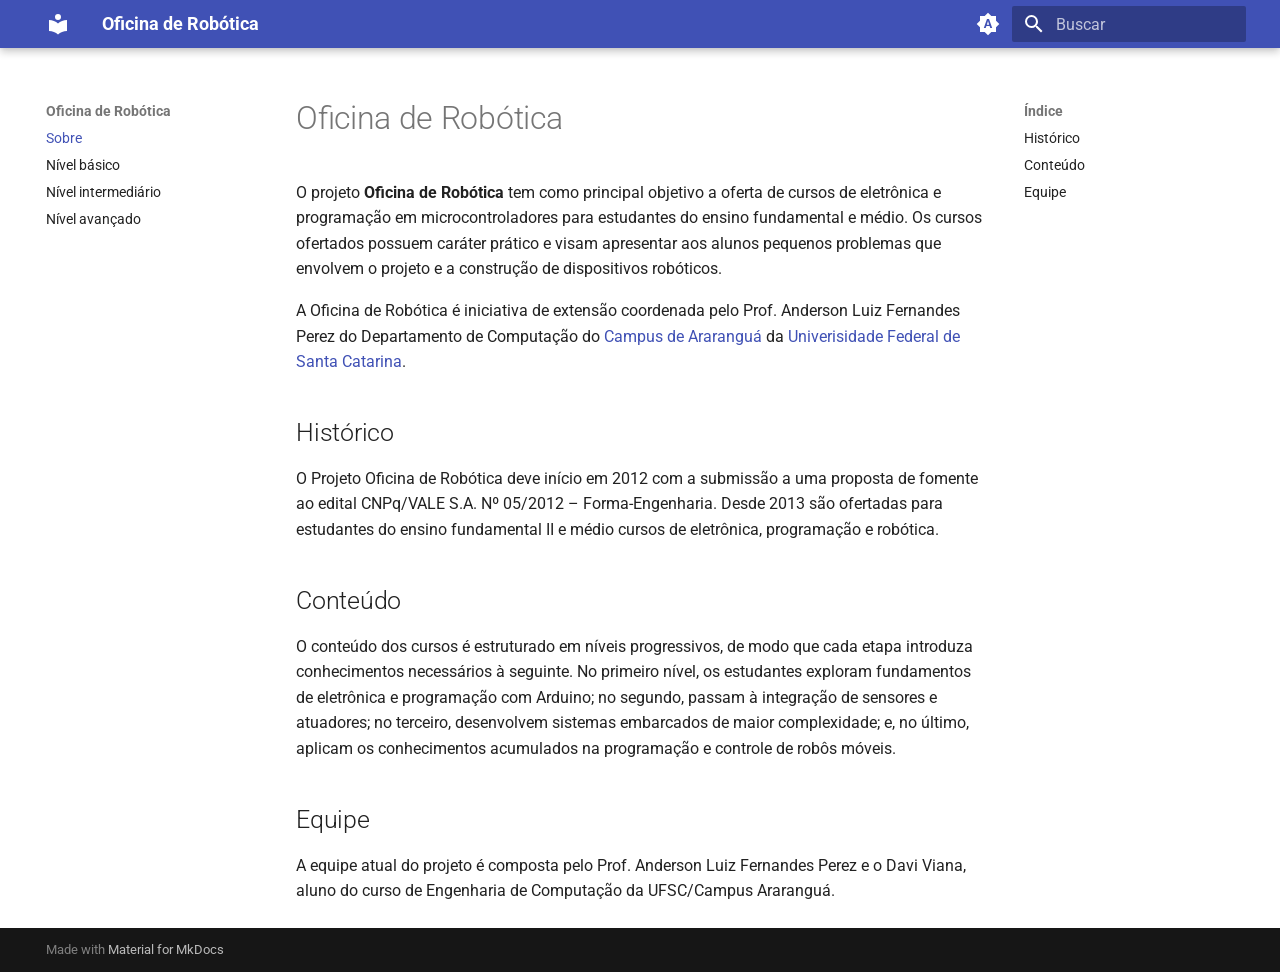
<file: site/index.html>
<!doctype html>
<html lang="pt" class="no-js">
  <head>
    
      <meta charset="utf-8">
      <meta name="viewport" content="width=device-width,initial-scale=1">
      
      
      
      
      
        <link rel="next" href="basic/">
      
      
        
      
      
      <link rel="icon" href="assets/images/favicon.png">
      <meta name="generator" content="mkdocs-1.6.1, mkdocs-material-9.7.7">
    
    
      
        <title>Oficina de Robótica</title>
      
    
    
      <link rel="stylesheet" href="assets/stylesheets/main.ec1eaa64.min.css">
      
        
        <link rel="stylesheet" href="assets/stylesheets/palette.ab4e12ef.min.css">
      
      


    
    
      
    
    
      
        
        
        <link rel="preconnect" href="https://fonts.gstatic.com" crossorigin>
        <link rel="stylesheet" href="https://fonts.googleapis.com/css?family=Roboto:300,300i,400,400i,700,700i%7CRoboto+Mono:400,400i,700,700i&display=fallback">
        <style>:root{--md-text-font:"Roboto";--md-code-font:"Roboto Mono"}</style>
      
    
    
    <script>__md_scope=new URL(".",location),__md_hash=e=>[...e].reduce(((e,_)=>(e<<5)-e+_.charCodeAt(0)),0),__md_get=(e,_=localStorage,t=__md_scope)=>JSON.parse(_.getItem(t.pathname+"."+e)),__md_set=(e,_,t=localStorage,a=__md_scope)=>{try{t.setItem(a.pathname+"."+e,JSON.stringify(_))}catch(e){}}</script>
    
      

    
    
  </head>
  
  
    
    
      
    
    
    
    
    <body dir="ltr" data-md-color-scheme="default" data-md-color-primary="indigo" data-md-color-accent="indigo">
  
    
    <input class="md-toggle" data-md-toggle="drawer" type="checkbox" id="__drawer" autocomplete="off">
    <input class="md-toggle" data-md-toggle="search" type="checkbox" id="__search" autocomplete="off">
    <label class="md-overlay" for="__drawer"></label>
    <div data-md-component="skip">
      
        
        <a href="#oficina-de-robotica" class="md-skip">
          Pular para conteúdo
        </a>
      
    </div>
    <div data-md-component="announce">
      
    </div>
    
    
      

  

<header class="md-header md-header--shadow" data-md-component="header">
  <nav class="md-header__inner md-grid" aria-label="Cabeçalho">
    <a href="." title="Oficina de Robótica" class="md-header__button md-logo" aria-label="Oficina de Robótica" data-md-component="logo">
      
  
  <svg xmlns="http://www.w3.org/2000/svg" viewBox="0 0 24 24"><path d="M12 8a3 3 0 0 0 3-3 3 3 0 0 0-3-3 3 3 0 0 0-3 3 3 3 0 0 0 3 3m0 3.54C9.64 9.35 6.5 8 3 8v11c3.5 0 6.64 1.35 9 3.54 2.36-2.19 5.5-3.54 9-3.54V8c-3.5 0-6.64 1.35-9 3.54"/></svg>

    </a>
    <label class="md-header__button md-icon" for="__drawer">
      
      <svg xmlns="http://www.w3.org/2000/svg" viewBox="0 0 24 24"><path d="M3 6h18v2H3zm0 5h18v2H3zm0 5h18v2H3z"/></svg>
    </label>
    <div class="md-header__title" data-md-component="header-title">
      <div class="md-header__ellipsis">
        <div class="md-header__topic">
          <span class="md-ellipsis">
            Oficina de Robótica
          </span>
        </div>
        <div class="md-header__topic" data-md-component="header-topic">
          <span class="md-ellipsis">
            
              Sobre
            
          </span>
        </div>
      </div>
    </div>
    
      
        <form class="md-header__option" data-md-component="palette">
  
    
    
    
    <input class="md-option" data-md-color-media="(prefers-color-scheme)" data-md-color-scheme="default" data-md-color-primary="indigo" data-md-color-accent="indigo"  aria-label="Modo claro"  type="radio" name="__palette" id="__palette_0">
    
      <label class="md-header__button md-icon" title="Modo claro" for="__palette_1" hidden>
        <svg xmlns="http://www.w3.org/2000/svg" viewBox="0 0 24 24"><path d="m14.3 16-.7-2h-3.2l-.7 2H7.8L11 7h2l3.2 9zM20 8.69V4h-4.69L12 .69 8.69 4H4v4.69L.69 12 4 15.31V20h4.69L12 23.31 15.31 20H20v-4.69L23.31 12zm-9.15 3.96h2.3L12 9z"/></svg>
      </label>
    
  
    
    
    
    <input class="md-option" data-md-color-media="(prefers-color-scheme: light)" data-md-color-scheme="default" data-md-color-primary="indigo" data-md-color-accent="indigo"  aria-label="Modo escuro"  type="radio" name="__palette" id="__palette_1">
    
      <label class="md-header__button md-icon" title="Modo escuro" for="__palette_2" hidden>
        <svg xmlns="http://www.w3.org/2000/svg" viewBox="0 0 24 24"><path d="M12 8a4 4 0 0 0-4 4 4 4 0 0 0 4 4 4 4 0 0 0 4-4 4 4 0 0 0-4-4m0 10a6 6 0 0 1-6-6 6 6 0 0 1 6-6 6 6 0 0 1 6 6 6 6 0 0 1-6 6m8-9.31V4h-4.69L12 .69 8.69 4H4v4.69L.69 12 4 15.31V20h4.69L12 23.31 15.31 20H20v-4.69L23.31 12z"/></svg>
      </label>
    
  
    
    
    
    <input class="md-option" data-md-color-media="(prefers-color-scheme: dark)" data-md-color-scheme="slate" data-md-color-primary="deep-purple" data-md-color-accent="indigo"  aria-label="Modo automático"  type="radio" name="__palette" id="__palette_2">
    
      <label class="md-header__button md-icon" title="Modo automático" for="__palette_0" hidden>
        <svg xmlns="http://www.w3.org/2000/svg" viewBox="0 0 24 24"><path d="M12 18c-.89 0-1.74-.2-2.5-.55C11.56 16.5 13 14.42 13 12s-1.44-4.5-3.5-5.45C10.26 6.2 11.11 6 12 6a6 6 0 0 1 6 6 6 6 0 0 1-6 6m8-9.31V4h-4.69L12 .69 8.69 4H4v4.69L.69 12 4 15.31V20h4.69L12 23.31 15.31 20H20v-4.69L23.31 12z"/></svg>
      </label>
    
  
</form>
      
    
    
      <script>var palette=__md_get("__palette");if(palette&&palette.color){if("(prefers-color-scheme)"===palette.color.media){var media=matchMedia("(prefers-color-scheme: light)"),input=document.querySelector(media.matches?"[data-md-color-media='(prefers-color-scheme: light)']":"[data-md-color-media='(prefers-color-scheme: dark)']");palette.color.media=input.getAttribute("data-md-color-media"),palette.color.scheme=input.getAttribute("data-md-color-scheme"),palette.color.primary=input.getAttribute("data-md-color-primary"),palette.color.accent=input.getAttribute("data-md-color-accent")}for(var[key,value]of Object.entries(palette.color))document.body.setAttribute("data-md-color-"+key,value)}</script>
    
    
    
      
      
        <label class="md-header__button md-icon" for="__search">
          
          <svg xmlns="http://www.w3.org/2000/svg" viewBox="0 0 24 24"><path d="M9.5 3A6.5 6.5 0 0 1 16 9.5c0 1.61-.59 3.09-1.56 4.23l.27.27h.79l5 5-1.5 1.5-5-5v-.79l-.27-.27A6.52 6.52 0 0 1 9.5 16 6.5 6.5 0 0 1 3 9.5 6.5 6.5 0 0 1 9.5 3m0 2C7 5 5 7 5 9.5S7 14 9.5 14 14 12 14 9.5 12 5 9.5 5"/></svg>
        </label>
        <div class="md-search" data-md-component="search" role="dialog">
  <label class="md-search__overlay" for="__search"></label>
  <div class="md-search__inner" role="search">
    <form class="md-search__form" name="search">
      <input type="text" class="md-search__input" name="query" aria-label="Buscar" placeholder="Buscar" autocapitalize="off" autocorrect="off" autocomplete="off" spellcheck="false" data-md-component="search-query" required>
      <label class="md-search__icon md-icon" for="__search">
        
        <svg xmlns="http://www.w3.org/2000/svg" viewBox="0 0 24 24"><path d="M9.5 3A6.5 6.5 0 0 1 16 9.5c0 1.61-.59 3.09-1.56 4.23l.27.27h.79l5 5-1.5 1.5-5-5v-.79l-.27-.27A6.52 6.52 0 0 1 9.5 16 6.5 6.5 0 0 1 3 9.5 6.5 6.5 0 0 1 9.5 3m0 2C7 5 5 7 5 9.5S7 14 9.5 14 14 12 14 9.5 12 5 9.5 5"/></svg>
        
        <svg xmlns="http://www.w3.org/2000/svg" viewBox="0 0 24 24"><path d="M20 11v2H8l5.5 5.5-1.42 1.42L4.16 12l7.92-7.92L13.5 5.5 8 11z"/></svg>
      </label>
      <nav class="md-search__options" aria-label="Pesquisar">
        
        <button type="reset" class="md-search__icon md-icon" title="Limpar" aria-label="Limpar" tabindex="-1">
          
          <svg xmlns="http://www.w3.org/2000/svg" viewBox="0 0 24 24"><path d="M19 6.41 17.59 5 12 10.59 6.41 5 5 6.41 10.59 12 5 17.59 6.41 19 12 13.41 17.59 19 19 17.59 13.41 12z"/></svg>
        </button>
      </nav>
      
    </form>
    <div class="md-search__output">
      <div class="md-search__scrollwrap" tabindex="0" data-md-scrollfix>
        <div class="md-search-result" data-md-component="search-result">
          <div class="md-search-result__meta">
            Inicializando busca
          </div>
          <ol class="md-search-result__list" role="presentation"></ol>
        </div>
      </div>
    </div>
  </div>
</div>
      
    
    
  </nav>
  
</header>
    
    <div class="md-container" data-md-component="container">
      
      
        
          
        
      
      <main class="md-main" data-md-component="main">
        <div class="md-main__inner md-grid">
          
            
              
              <div class="md-sidebar md-sidebar--primary" data-md-component="sidebar" data-md-type="navigation" >
                <div class="md-sidebar__scrollwrap">
                  <div class="md-sidebar__inner">
                    



<nav class="md-nav md-nav--primary" aria-label="Navegação" data-md-level="0">
  <label class="md-nav__title" for="__drawer">
    <a href="." title="Oficina de Robótica" class="md-nav__button md-logo" aria-label="Oficina de Robótica" data-md-component="logo">
      
  
  <svg xmlns="http://www.w3.org/2000/svg" viewBox="0 0 24 24"><path d="M12 8a3 3 0 0 0 3-3 3 3 0 0 0-3-3 3 3 0 0 0-3 3 3 3 0 0 0 3 3m0 3.54C9.64 9.35 6.5 8 3 8v11c3.5 0 6.64 1.35 9 3.54 2.36-2.19 5.5-3.54 9-3.54V8c-3.5 0-6.64 1.35-9 3.54"/></svg>

    </a>
    Oficina de Robótica
  </label>
  
  <ul class="md-nav__list" data-md-scrollfix>
    
      
      
  
  
    
  
  
  
    <li class="md-nav__item md-nav__item--active">
      
      <input class="md-nav__toggle md-toggle" type="checkbox" id="__toc">
      
      
        
      
      
        <label class="md-nav__link md-nav__link--active" for="__toc">
          
  
  
  <span class="md-ellipsis">
    
  
    Sobre
  

    
  </span>
  
  

          <span class="md-nav__icon md-icon"></span>
        </label>
      
      <a href="." class="md-nav__link md-nav__link--active">
        
  
  
  <span class="md-ellipsis">
    
  
    Sobre
  

    
  </span>
  
  

      </a>
      
        

<nav class="md-nav md-nav--secondary" aria-label="Índice">
  
  
  
    
  
  
    <label class="md-nav__title" for="__toc">
      <span class="md-nav__icon md-icon"></span>
      Índice
    </label>
    <ul class="md-nav__list" data-md-component="toc" data-md-scrollfix>
      
        <li class="md-nav__item">
  <a href="#historico" class="md-nav__link">
    <span class="md-ellipsis">
      
        Histórico
      
    </span>
  </a>
  
</li>
      
        <li class="md-nav__item">
  <a href="#conteudo" class="md-nav__link">
    <span class="md-ellipsis">
      
        Conteúdo
      
    </span>
  </a>
  
</li>
      
        <li class="md-nav__item">
  <a href="#equipe" class="md-nav__link">
    <span class="md-ellipsis">
      
        Equipe
      
    </span>
  </a>
  
</li>
      
    </ul>
  
</nav>
      
    </li>
  

    
      
      
  
  
  
  
    <li class="md-nav__item">
      <a href="basic/" class="md-nav__link">
        
  
  
  <span class="md-ellipsis">
    
  
    Nível básico
  

    
  </span>
  
  

      </a>
    </li>
  

    
      
      
  
  
  
  
    <li class="md-nav__item">
      <a href="intermediate/" class="md-nav__link">
        
  
  
  <span class="md-ellipsis">
    
  
    Nível intermediário
  

    
  </span>
  
  

      </a>
    </li>
  

    
      
      
  
  
  
  
    <li class="md-nav__item">
      <a href="advanced/" class="md-nav__link">
        
  
  
  <span class="md-ellipsis">
    
  
    Nível avançado
  

    
  </span>
  
  

      </a>
    </li>
  

    
  </ul>
</nav>
                  </div>
                </div>
              </div>
            
            
              
              <div class="md-sidebar md-sidebar--secondary" data-md-component="sidebar" data-md-type="toc" >
                <div class="md-sidebar__scrollwrap">
                  <div class="md-sidebar__inner">
                    

<nav class="md-nav md-nav--secondary" aria-label="Índice">
  
  
  
    
  
  
    <label class="md-nav__title" for="__toc">
      <span class="md-nav__icon md-icon"></span>
      Índice
    </label>
    <ul class="md-nav__list" data-md-component="toc" data-md-scrollfix>
      
        <li class="md-nav__item">
  <a href="#historico" class="md-nav__link">
    <span class="md-ellipsis">
      
        Histórico
      
    </span>
  </a>
  
</li>
      
        <li class="md-nav__item">
  <a href="#conteudo" class="md-nav__link">
    <span class="md-ellipsis">
      
        Conteúdo
      
    </span>
  </a>
  
</li>
      
        <li class="md-nav__item">
  <a href="#equipe" class="md-nav__link">
    <span class="md-ellipsis">
      
        Equipe
      
    </span>
  </a>
  
</li>
      
    </ul>
  
</nav>
                  </div>
                </div>
              </div>
            
          
          
            <div class="md-content" data-md-component="content">
              
              <article class="md-content__inner md-typeset">
                
                  



<h1 id="oficina-de-robotica">Oficina de Robótica</h1>
<p>O projeto <strong>Oficina de Robótica</strong> tem como principal objetivo a oferta de cursos de eletrônica e programação em microcontroladores para estudantes do ensino fundamental e médio. Os cursos ofertados possuem caráter prático e visam apresentar aos alunos pequenos problemas que envolvem o projeto e a construção de dispositivos robóticos.</p>
<p>A Oficina de Robótica é iniciativa de extensão coordenada pelo Prof. Anderson Luiz Fernandes Perez do Departamento de  Computação do <a href="ararangua.ufsc.br">Campus de Araranguá</a> da <a href="ufsc.br">Univerisidade Federal de Santa Catarina</a>.</p>
<h2 id="historico">Histórico</h2>
<p>O Projeto Oficina de Robótica deve início em 2012 com a submissão a uma proposta de fomente ao edital CNPq/VALE S.A. Nº 05/2012 – Forma-Engenharia. Desde 2013 são ofertadas para estudantes do ensino fundamental II e médio cursos de eletrônica, programação e robótica.</p>
<h2 id="conteudo">Conteúdo</h2>
<p>O conteúdo dos cursos é estruturado em níveis progressivos, de modo que cada etapa introduza conhecimentos necessários à seguinte. No primeiro nível, os estudantes exploram fundamentos de eletrônica e programação com Arduino; no segundo, passam à integração de sensores e atuadores; no terceiro, desenvolvem sistemas embarcados de maior complexidade; e, no último, aplicam os conhecimentos acumulados na programação e controle de robôs móveis.</p>
<h2 id="equipe">Equipe</h2>
<p>A equipe atual do projeto é composta pelo Prof. Anderson Luiz Fernandes Perez e o Davi Viana, aluno do curso de Engenharia de Computação da UFSC/Campus Araranguá.</p>












                
              </article>
            </div>
          
          
<script>var target=document.getElementById(location.hash.slice(1));target&&target.name&&(target.checked=target.name.startsWith("__tabbed_"))</script>
        </div>
        
      </main>
      
        <footer class="md-footer">
  
  <div class="md-footer-meta md-typeset">
    <div class="md-footer-meta__inner md-grid">
      <div class="md-copyright">
  
  
    Made with
    <a href="https://squidfunk.github.io/mkdocs-material/" target="_blank" rel="noopener">
      Material for MkDocs
    </a>
  
</div>
      
    </div>
  </div>
</footer>
      
    </div>
    <div class="md-dialog" data-md-component="dialog">
      <div class="md-dialog__inner md-typeset"></div>
    </div>
    
    
    
      
      
      <script id="__config" type="application/json">{"annotate": null, "base": ".", "features": ["content.code.copy"], "search": "assets/javascripts/workers/search.2c215733.min.js", "tags": null, "translations": {"clipboard.copied": "Copiado para \u00e1rea de transfer\u00eancia", "clipboard.copy": "Copiar para \u00e1rea de transfer\u00eancia", "search.result.more.one": "mais 1 nesta p\u00e1gina", "search.result.more.other": "# mais nesta p\u00e1gina", "search.result.none": "Nenhum documento encontrado", "search.result.one": "1 documento encontrado", "search.result.other": "# documentos encontrados", "search.result.placeholder": "Digite para iniciar a busca", "search.result.term.missing": "Ausente", "select.version": "Selecione a vers\u00e3o"}, "version": null}</script>
    
    
      <script src="assets/javascripts/bundle.d7400e89.min.js"></script>
      
    
  </body>
</html>
</file>
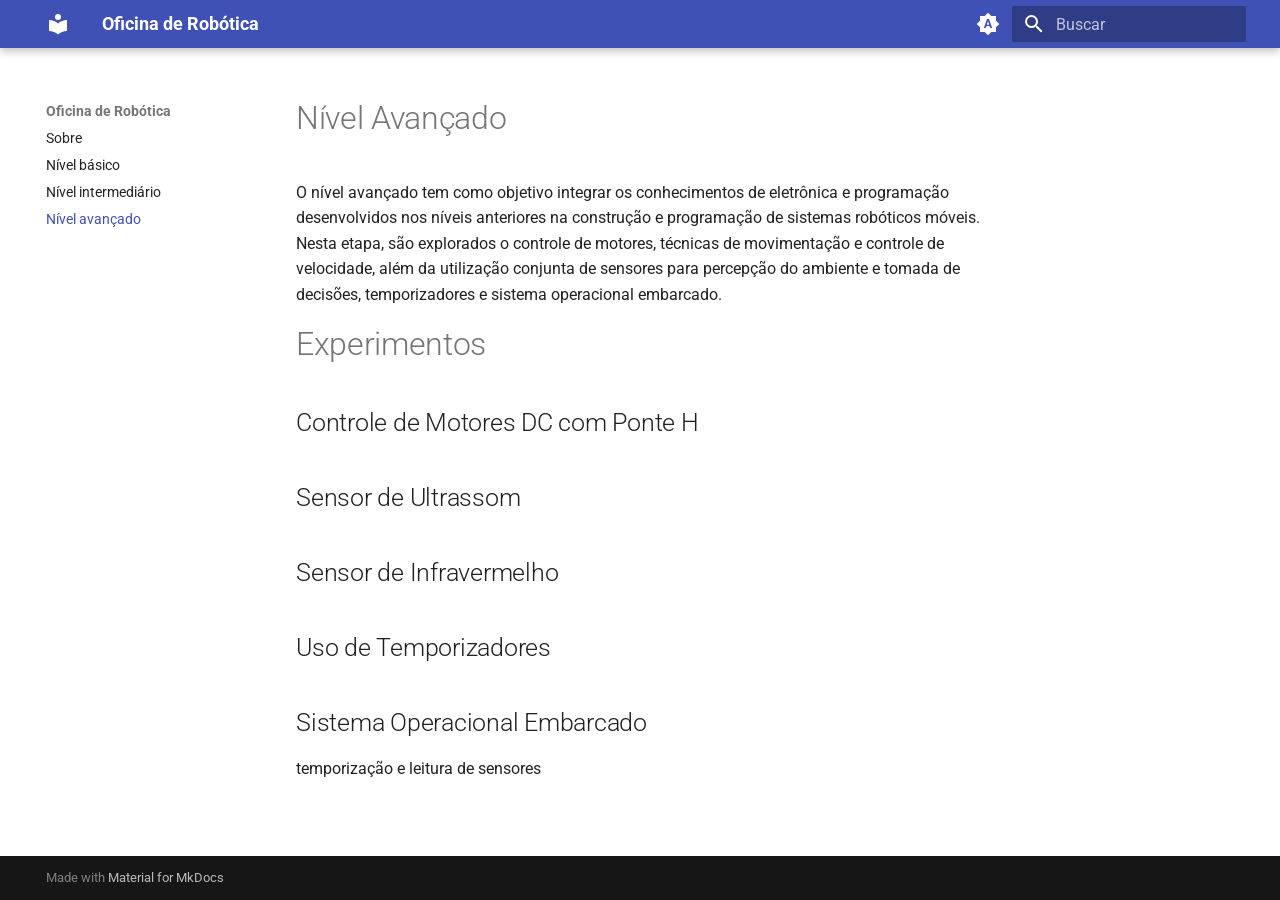
<file: site/advanced/index.html>
<!doctype html>
<html lang="pt" class="no-js">
  <head>
    
      <meta charset="utf-8">
      <meta name="viewport" content="width=device-width,initial-scale=1">
      
      
      
      
        <link rel="prev" href="../intermediate/">
      
      
      
        
      
      
      <link rel="icon" href="../assets/images/favicon.png">
      <meta name="generator" content="mkdocs-1.6.1, mkdocs-material-9.7.7">
    
    
      
        <title>Nível avançado - Oficina de Robótica</title>
      
    
    
      <link rel="stylesheet" href="../assets/stylesheets/main.ec1eaa64.min.css">
      
        
        <link rel="stylesheet" href="../assets/stylesheets/palette.ab4e12ef.min.css">
      
      


    
    
      
    
    
      
        
        
        <link rel="preconnect" href="https://fonts.gstatic.com" crossorigin>
        <link rel="stylesheet" href="https://fonts.googleapis.com/css?family=Roboto:300,300i,400,400i,700,700i%7CRoboto+Mono:400,400i,700,700i&display=fallback">
        <style>:root{--md-text-font:"Roboto";--md-code-font:"Roboto Mono"}</style>
      
    
    
    <script>__md_scope=new URL("..",location),__md_hash=e=>[...e].reduce(((e,_)=>(e<<5)-e+_.charCodeAt(0)),0),__md_get=(e,_=localStorage,t=__md_scope)=>JSON.parse(_.getItem(t.pathname+"."+e)),__md_set=(e,_,t=localStorage,a=__md_scope)=>{try{t.setItem(a.pathname+"."+e,JSON.stringify(_))}catch(e){}}</script>
    
      

    
    
  </head>
  
  
    
    
      
    
    
    
    
    <body dir="ltr" data-md-color-scheme="default" data-md-color-primary="indigo" data-md-color-accent="indigo">
  
    
    <input class="md-toggle" data-md-toggle="drawer" type="checkbox" id="__drawer" autocomplete="off">
    <input class="md-toggle" data-md-toggle="search" type="checkbox" id="__search" autocomplete="off">
    <label class="md-overlay" for="__drawer"></label>
    <div data-md-component="skip">
      
        
        <a href="#nivel-avancado" class="md-skip">
          Pular para conteúdo
        </a>
      
    </div>
    <div data-md-component="announce">
      
    </div>
    
    
      

  

<header class="md-header md-header--shadow" data-md-component="header">
  <nav class="md-header__inner md-grid" aria-label="Cabeçalho">
    <a href=".." title="Oficina de Robótica" class="md-header__button md-logo" aria-label="Oficina de Robótica" data-md-component="logo">
      
  
  <svg xmlns="http://www.w3.org/2000/svg" viewBox="0 0 24 24"><path d="M12 8a3 3 0 0 0 3-3 3 3 0 0 0-3-3 3 3 0 0 0-3 3 3 3 0 0 0 3 3m0 3.54C9.64 9.35 6.5 8 3 8v11c3.5 0 6.64 1.35 9 3.54 2.36-2.19 5.5-3.54 9-3.54V8c-3.5 0-6.64 1.35-9 3.54"/></svg>

    </a>
    <label class="md-header__button md-icon" for="__drawer">
      
      <svg xmlns="http://www.w3.org/2000/svg" viewBox="0 0 24 24"><path d="M3 6h18v2H3zm0 5h18v2H3zm0 5h18v2H3z"/></svg>
    </label>
    <div class="md-header__title" data-md-component="header-title">
      <div class="md-header__ellipsis">
        <div class="md-header__topic">
          <span class="md-ellipsis">
            Oficina de Robótica
          </span>
        </div>
        <div class="md-header__topic" data-md-component="header-topic">
          <span class="md-ellipsis">
            
              Nível avançado
            
          </span>
        </div>
      </div>
    </div>
    
      
        <form class="md-header__option" data-md-component="palette">
  
    
    
    
    <input class="md-option" data-md-color-media="(prefers-color-scheme)" data-md-color-scheme="default" data-md-color-primary="indigo" data-md-color-accent="indigo"  aria-label="Modo claro"  type="radio" name="__palette" id="__palette_0">
    
      <label class="md-header__button md-icon" title="Modo claro" for="__palette_1" hidden>
        <svg xmlns="http://www.w3.org/2000/svg" viewBox="0 0 24 24"><path d="m14.3 16-.7-2h-3.2l-.7 2H7.8L11 7h2l3.2 9zM20 8.69V4h-4.69L12 .69 8.69 4H4v4.69L.69 12 4 15.31V20h4.69L12 23.31 15.31 20H20v-4.69L23.31 12zm-9.15 3.96h2.3L12 9z"/></svg>
      </label>
    
  
    
    
    
    <input class="md-option" data-md-color-media="(prefers-color-scheme: light)" data-md-color-scheme="default" data-md-color-primary="indigo" data-md-color-accent="indigo"  aria-label="Modo escuro"  type="radio" name="__palette" id="__palette_1">
    
      <label class="md-header__button md-icon" title="Modo escuro" for="__palette_2" hidden>
        <svg xmlns="http://www.w3.org/2000/svg" viewBox="0 0 24 24"><path d="M12 8a4 4 0 0 0-4 4 4 4 0 0 0 4 4 4 4 0 0 0 4-4 4 4 0 0 0-4-4m0 10a6 6 0 0 1-6-6 6 6 0 0 1 6-6 6 6 0 0 1 6 6 6 6 0 0 1-6 6m8-9.31V4h-4.69L12 .69 8.69 4H4v4.69L.69 12 4 15.31V20h4.69L12 23.31 15.31 20H20v-4.69L23.31 12z"/></svg>
      </label>
    
  
    
    
    
    <input class="md-option" data-md-color-media="(prefers-color-scheme: dark)" data-md-color-scheme="slate" data-md-color-primary="deep-purple" data-md-color-accent="indigo"  aria-label="Modo automático"  type="radio" name="__palette" id="__palette_2">
    
      <label class="md-header__button md-icon" title="Modo automático" for="__palette_0" hidden>
        <svg xmlns="http://www.w3.org/2000/svg" viewBox="0 0 24 24"><path d="M12 18c-.89 0-1.74-.2-2.5-.55C11.56 16.5 13 14.42 13 12s-1.44-4.5-3.5-5.45C10.26 6.2 11.11 6 12 6a6 6 0 0 1 6 6 6 6 0 0 1-6 6m8-9.31V4h-4.69L12 .69 8.69 4H4v4.69L.69 12 4 15.31V20h4.69L12 23.31 15.31 20H20v-4.69L23.31 12z"/></svg>
      </label>
    
  
</form>
      
    
    
      <script>var palette=__md_get("__palette");if(palette&&palette.color){if("(prefers-color-scheme)"===palette.color.media){var media=matchMedia("(prefers-color-scheme: light)"),input=document.querySelector(media.matches?"[data-md-color-media='(prefers-color-scheme: light)']":"[data-md-color-media='(prefers-color-scheme: dark)']");palette.color.media=input.getAttribute("data-md-color-media"),palette.color.scheme=input.getAttribute("data-md-color-scheme"),palette.color.primary=input.getAttribute("data-md-color-primary"),palette.color.accent=input.getAttribute("data-md-color-accent")}for(var[key,value]of Object.entries(palette.color))document.body.setAttribute("data-md-color-"+key,value)}</script>
    
    
    
      
      
        <label class="md-header__button md-icon" for="__search">
          
          <svg xmlns="http://www.w3.org/2000/svg" viewBox="0 0 24 24"><path d="M9.5 3A6.5 6.5 0 0 1 16 9.5c0 1.61-.59 3.09-1.56 4.23l.27.27h.79l5 5-1.5 1.5-5-5v-.79l-.27-.27A6.52 6.52 0 0 1 9.5 16 6.5 6.5 0 0 1 3 9.5 6.5 6.5 0 0 1 9.5 3m0 2C7 5 5 7 5 9.5S7 14 9.5 14 14 12 14 9.5 12 5 9.5 5"/></svg>
        </label>
        <div class="md-search" data-md-component="search" role="dialog">
  <label class="md-search__overlay" for="__search"></label>
  <div class="md-search__inner" role="search">
    <form class="md-search__form" name="search">
      <input type="text" class="md-search__input" name="query" aria-label="Buscar" placeholder="Buscar" autocapitalize="off" autocorrect="off" autocomplete="off" spellcheck="false" data-md-component="search-query" required>
      <label class="md-search__icon md-icon" for="__search">
        
        <svg xmlns="http://www.w3.org/2000/svg" viewBox="0 0 24 24"><path d="M9.5 3A6.5 6.5 0 0 1 16 9.5c0 1.61-.59 3.09-1.56 4.23l.27.27h.79l5 5-1.5 1.5-5-5v-.79l-.27-.27A6.52 6.52 0 0 1 9.5 16 6.5 6.5 0 0 1 3 9.5 6.5 6.5 0 0 1 9.5 3m0 2C7 5 5 7 5 9.5S7 14 9.5 14 14 12 14 9.5 12 5 9.5 5"/></svg>
        
        <svg xmlns="http://www.w3.org/2000/svg" viewBox="0 0 24 24"><path d="M20 11v2H8l5.5 5.5-1.42 1.42L4.16 12l7.92-7.92L13.5 5.5 8 11z"/></svg>
      </label>
      <nav class="md-search__options" aria-label="Pesquisar">
        
        <button type="reset" class="md-search__icon md-icon" title="Limpar" aria-label="Limpar" tabindex="-1">
          
          <svg xmlns="http://www.w3.org/2000/svg" viewBox="0 0 24 24"><path d="M19 6.41 17.59 5 12 10.59 6.41 5 5 6.41 10.59 12 5 17.59 6.41 19 12 13.41 17.59 19 19 17.59 13.41 12z"/></svg>
        </button>
      </nav>
      
    </form>
    <div class="md-search__output">
      <div class="md-search__scrollwrap" tabindex="0" data-md-scrollfix>
        <div class="md-search-result" data-md-component="search-result">
          <div class="md-search-result__meta">
            Inicializando busca
          </div>
          <ol class="md-search-result__list" role="presentation"></ol>
        </div>
      </div>
    </div>
  </div>
</div>
      
    
    
  </nav>
  
</header>
    
    <div class="md-container" data-md-component="container">
      
      
        
          
        
      
      <main class="md-main" data-md-component="main">
        <div class="md-main__inner md-grid">
          
            
              
              <div class="md-sidebar md-sidebar--primary" data-md-component="sidebar" data-md-type="navigation" >
                <div class="md-sidebar__scrollwrap">
                  <div class="md-sidebar__inner">
                    



<nav class="md-nav md-nav--primary" aria-label="Navegação" data-md-level="0">
  <label class="md-nav__title" for="__drawer">
    <a href=".." title="Oficina de Robótica" class="md-nav__button md-logo" aria-label="Oficina de Robótica" data-md-component="logo">
      
  
  <svg xmlns="http://www.w3.org/2000/svg" viewBox="0 0 24 24"><path d="M12 8a3 3 0 0 0 3-3 3 3 0 0 0-3-3 3 3 0 0 0-3 3 3 3 0 0 0 3 3m0 3.54C9.64 9.35 6.5 8 3 8v11c3.5 0 6.64 1.35 9 3.54 2.36-2.19 5.5-3.54 9-3.54V8c-3.5 0-6.64 1.35-9 3.54"/></svg>

    </a>
    Oficina de Robótica
  </label>
  
  <ul class="md-nav__list" data-md-scrollfix>
    
      
      
  
  
  
  
    <li class="md-nav__item">
      <a href=".." class="md-nav__link">
        
  
  
  <span class="md-ellipsis">
    
  
    Sobre
  

    
  </span>
  
  

      </a>
    </li>
  

    
      
      
  
  
  
  
    <li class="md-nav__item">
      <a href="../basic/" class="md-nav__link">
        
  
  
  <span class="md-ellipsis">
    
  
    Nível básico
  

    
  </span>
  
  

      </a>
    </li>
  

    
      
      
  
  
  
  
    <li class="md-nav__item">
      <a href="../intermediate/" class="md-nav__link">
        
  
  
  <span class="md-ellipsis">
    
  
    Nível intermediário
  

    
  </span>
  
  

      </a>
    </li>
  

    
      
      
  
  
    
  
  
  
    <li class="md-nav__item md-nav__item--active">
      
      <input class="md-nav__toggle md-toggle" type="checkbox" id="__toc">
      
      
        
      
      
      <a href="./" class="md-nav__link md-nav__link--active">
        
  
  
  <span class="md-ellipsis">
    
  
    Nível avançado
  

    
  </span>
  
  

      </a>
      
    </li>
  

    
  </ul>
</nav>
                  </div>
                </div>
              </div>
            
            
              
              <div class="md-sidebar md-sidebar--secondary" data-md-component="sidebar" data-md-type="toc" >
                <div class="md-sidebar__scrollwrap">
                  <div class="md-sidebar__inner">
                    

<nav class="md-nav md-nav--secondary" aria-label="Índice">
  
  
  
    
  
  
</nav>
                  </div>
                </div>
              </div>
            
          
          
            <div class="md-content" data-md-component="content">
              
              <article class="md-content__inner md-typeset">
                
                  



<h1 id="nivel-avancado">Nível Avançado</h1>
<p>O nível avançado tem como objetivo integrar os conhecimentos de eletrônica e programação desenvolvidos nos níveis anteriores na construção e programação de sistemas robóticos móveis. Nesta etapa, são explorados o controle de motores, técnicas de movimentação e controle de velocidade, além da utilização conjunta de sensores para percepção do ambiente e tomada de decisões, temporizadores e sistema operacional embarcado.</p>
<h1 id="experimentos">Experimentos</h1>
<h2 id="controle-de-motores-dc-com-ponte-h">Controle de Motores DC com Ponte H</h2>
<h2 id="sensor-de-ultrassom">Sensor de Ultrassom</h2>
<h2 id="sensor-de-infravermelho">Sensor de Infravermelho</h2>
<h2 id="uso-de-temporizadores">Uso de Temporizadores</h2>
<h2 id="sistema-operacional-embarcado">Sistema Operacional Embarcado</h2>
<p>temporização e leitura de sensores</p>












                
              </article>
            </div>
          
          
<script>var target=document.getElementById(location.hash.slice(1));target&&target.name&&(target.checked=target.name.startsWith("__tabbed_"))</script>
        </div>
        
      </main>
      
        <footer class="md-footer">
  
  <div class="md-footer-meta md-typeset">
    <div class="md-footer-meta__inner md-grid">
      <div class="md-copyright">
  
  
    Made with
    <a href="https://squidfunk.github.io/mkdocs-material/" target="_blank" rel="noopener">
      Material for MkDocs
    </a>
  
</div>
      
    </div>
  </div>
</footer>
      
    </div>
    <div class="md-dialog" data-md-component="dialog">
      <div class="md-dialog__inner md-typeset"></div>
    </div>
    
    
    
      
      
      <script id="__config" type="application/json">{"annotate": null, "base": "..", "features": ["content.code.copy"], "search": "../assets/javascripts/workers/search.2c215733.min.js", "tags": null, "translations": {"clipboard.copied": "Copiado para \u00e1rea de transfer\u00eancia", "clipboard.copy": "Copiar para \u00e1rea de transfer\u00eancia", "search.result.more.one": "mais 1 nesta p\u00e1gina", "search.result.more.other": "# mais nesta p\u00e1gina", "search.result.none": "Nenhum documento encontrado", "search.result.one": "1 documento encontrado", "search.result.other": "# documentos encontrados", "search.result.placeholder": "Digite para iniciar a busca", "search.result.term.missing": "Ausente", "select.version": "Selecione a vers\u00e3o"}, "version": null}</script>
    
    
      <script src="../assets/javascripts/bundle.d7400e89.min.js"></script>
      
    
  </body>
</html>
</file>
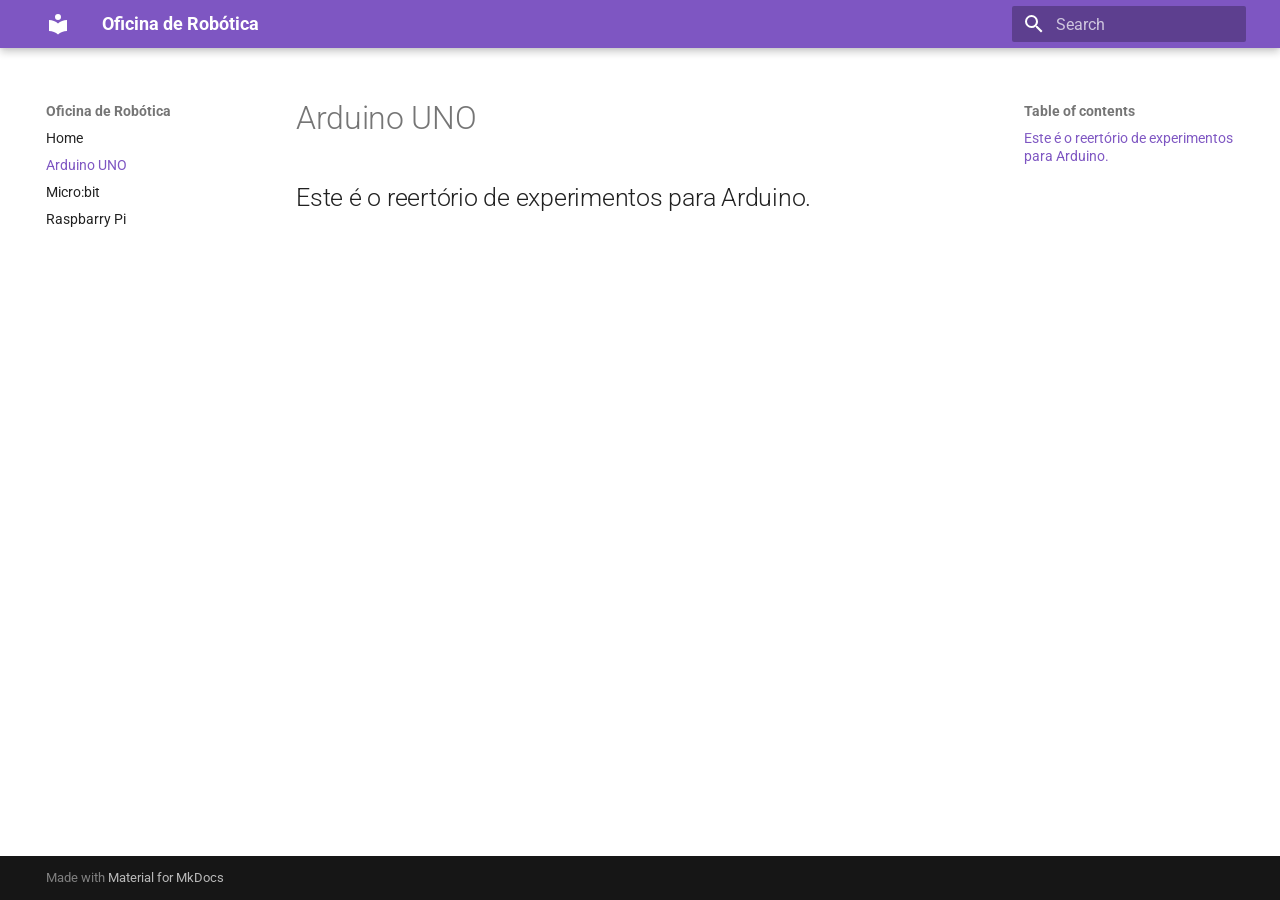
<file: site/arduino/index.html>
<!doctype html>
<html lang="en" class="no-js">
  <head>
    
      <meta charset="utf-8">
      <meta name="viewport" content="width=device-width,initial-scale=1">
      
      
      
      
        <link rel="prev" href="..">
      
      
        <link rel="next" href="../microbit/">
      
      
        
      
      
      <link rel="icon" href="../assets/images/favicon.png">
      <meta name="generator" content="mkdocs-1.6.1, mkdocs-material-9.7.7">
    
    
      
        <title>Arduino UNO - Oficina de Robótica</title>
      
    
    
      <link rel="stylesheet" href="../assets/stylesheets/main.ec1eaa64.min.css">
      
        
        <link rel="stylesheet" href="../assets/stylesheets/palette.ab4e12ef.min.css">
      
      


    
    
      
    
    
      
        
        
        <link rel="preconnect" href="https://fonts.gstatic.com" crossorigin>
        <link rel="stylesheet" href="https://fonts.googleapis.com/css?family=Roboto:300,300i,400,400i,700,700i%7CRoboto+Mono:400,400i,700,700i&display=fallback">
        <style>:root{--md-text-font:"Roboto";--md-code-font:"Roboto Mono"}</style>
      
    
    
    <script>__md_scope=new URL("..",location),__md_hash=e=>[...e].reduce(((e,_)=>(e<<5)-e+_.charCodeAt(0)),0),__md_get=(e,_=localStorage,t=__md_scope)=>JSON.parse(_.getItem(t.pathname+"."+e)),__md_set=(e,_,t=localStorage,a=__md_scope)=>{try{t.setItem(a.pathname+"."+e,JSON.stringify(_))}catch(e){}}</script>
    
      

    
    
  </head>
  
  
    
    
    
    
    
    <body dir="ltr" data-md-color-scheme="default" data-md-color-primary="deep-purple" data-md-color-accent="indigo">
  
    
    <input class="md-toggle" data-md-toggle="drawer" type="checkbox" id="__drawer" autocomplete="off">
    <input class="md-toggle" data-md-toggle="search" type="checkbox" id="__search" autocomplete="off">
    <label class="md-overlay" for="__drawer"></label>
    <div data-md-component="skip">
      
        
        <a href="#arduino-uno" class="md-skip">
          Skip to content
        </a>
      
    </div>
    <div data-md-component="announce">
      
    </div>
    
    
      

  

<header class="md-header md-header--shadow" data-md-component="header">
  <nav class="md-header__inner md-grid" aria-label="Header">
    <a href=".." title="Oficina de Robótica" class="md-header__button md-logo" aria-label="Oficina de Robótica" data-md-component="logo">
      
  
  <svg xmlns="http://www.w3.org/2000/svg" viewBox="0 0 24 24"><path d="M12 8a3 3 0 0 0 3-3 3 3 0 0 0-3-3 3 3 0 0 0-3 3 3 3 0 0 0 3 3m0 3.54C9.64 9.35 6.5 8 3 8v11c3.5 0 6.64 1.35 9 3.54 2.36-2.19 5.5-3.54 9-3.54V8c-3.5 0-6.64 1.35-9 3.54"/></svg>

    </a>
    <label class="md-header__button md-icon" for="__drawer">
      
      <svg xmlns="http://www.w3.org/2000/svg" viewBox="0 0 24 24"><path d="M3 6h18v2H3zm0 5h18v2H3zm0 5h18v2H3z"/></svg>
    </label>
    <div class="md-header__title" data-md-component="header-title">
      <div class="md-header__ellipsis">
        <div class="md-header__topic">
          <span class="md-ellipsis">
            Oficina de Robótica
          </span>
        </div>
        <div class="md-header__topic" data-md-component="header-topic">
          <span class="md-ellipsis">
            
              Arduino UNO
            
          </span>
        </div>
      </div>
    </div>
    
      
    
    
    
    
      
      
        <label class="md-header__button md-icon" for="__search">
          
          <svg xmlns="http://www.w3.org/2000/svg" viewBox="0 0 24 24"><path d="M9.5 3A6.5 6.5 0 0 1 16 9.5c0 1.61-.59 3.09-1.56 4.23l.27.27h.79l5 5-1.5 1.5-5-5v-.79l-.27-.27A6.52 6.52 0 0 1 9.5 16 6.5 6.5 0 0 1 3 9.5 6.5 6.5 0 0 1 9.5 3m0 2C7 5 5 7 5 9.5S7 14 9.5 14 14 12 14 9.5 12 5 9.5 5"/></svg>
        </label>
        <div class="md-search" data-md-component="search" role="dialog">
  <label class="md-search__overlay" for="__search"></label>
  <div class="md-search__inner" role="search">
    <form class="md-search__form" name="search">
      <input type="text" class="md-search__input" name="query" aria-label="Search" placeholder="Search" autocapitalize="off" autocorrect="off" autocomplete="off" spellcheck="false" data-md-component="search-query" required>
      <label class="md-search__icon md-icon" for="__search">
        
        <svg xmlns="http://www.w3.org/2000/svg" viewBox="0 0 24 24"><path d="M9.5 3A6.5 6.5 0 0 1 16 9.5c0 1.61-.59 3.09-1.56 4.23l.27.27h.79l5 5-1.5 1.5-5-5v-.79l-.27-.27A6.52 6.52 0 0 1 9.5 16 6.5 6.5 0 0 1 3 9.5 6.5 6.5 0 0 1 9.5 3m0 2C7 5 5 7 5 9.5S7 14 9.5 14 14 12 14 9.5 12 5 9.5 5"/></svg>
        
        <svg xmlns="http://www.w3.org/2000/svg" viewBox="0 0 24 24"><path d="M20 11v2H8l5.5 5.5-1.42 1.42L4.16 12l7.92-7.92L13.5 5.5 8 11z"/></svg>
      </label>
      <nav class="md-search__options" aria-label="Search">
        
        <button type="reset" class="md-search__icon md-icon" title="Clear" aria-label="Clear" tabindex="-1">
          
          <svg xmlns="http://www.w3.org/2000/svg" viewBox="0 0 24 24"><path d="M19 6.41 17.59 5 12 10.59 6.41 5 5 6.41 10.59 12 5 17.59 6.41 19 12 13.41 17.59 19 19 17.59 13.41 12z"/></svg>
        </button>
      </nav>
      
    </form>
    <div class="md-search__output">
      <div class="md-search__scrollwrap" tabindex="0" data-md-scrollfix>
        <div class="md-search-result" data-md-component="search-result">
          <div class="md-search-result__meta">
            Initializing search
          </div>
          <ol class="md-search-result__list" role="presentation"></ol>
        </div>
      </div>
    </div>
  </div>
</div>
      
    
    
  </nav>
  
</header>
    
    <div class="md-container" data-md-component="container">
      
      
        
          
        
      
      <main class="md-main" data-md-component="main">
        <div class="md-main__inner md-grid">
          
            
              
              <div class="md-sidebar md-sidebar--primary" data-md-component="sidebar" data-md-type="navigation" >
                <div class="md-sidebar__scrollwrap">
                  <div class="md-sidebar__inner">
                    



<nav class="md-nav md-nav--primary" aria-label="Navigation" data-md-level="0">
  <label class="md-nav__title" for="__drawer">
    <a href=".." title="Oficina de Robótica" class="md-nav__button md-logo" aria-label="Oficina de Robótica" data-md-component="logo">
      
  
  <svg xmlns="http://www.w3.org/2000/svg" viewBox="0 0 24 24"><path d="M12 8a3 3 0 0 0 3-3 3 3 0 0 0-3-3 3 3 0 0 0-3 3 3 3 0 0 0 3 3m0 3.54C9.64 9.35 6.5 8 3 8v11c3.5 0 6.64 1.35 9 3.54 2.36-2.19 5.5-3.54 9-3.54V8c-3.5 0-6.64 1.35-9 3.54"/></svg>

    </a>
    Oficina de Robótica
  </label>
  
  <ul class="md-nav__list" data-md-scrollfix>
    
      
      
  
  
  
  
    <li class="md-nav__item">
      <a href=".." class="md-nav__link">
        
  
  
  <span class="md-ellipsis">
    
  
    Home
  

    
  </span>
  
  

      </a>
    </li>
  

    
      
      
  
  
    
  
  
  
    <li class="md-nav__item md-nav__item--active">
      
      <input class="md-nav__toggle md-toggle" type="checkbox" id="__toc">
      
      
        
      
      
        <label class="md-nav__link md-nav__link--active" for="__toc">
          
  
  
  <span class="md-ellipsis">
    
  
    Arduino UNO
  

    
  </span>
  
  

          <span class="md-nav__icon md-icon"></span>
        </label>
      
      <a href="./" class="md-nav__link md-nav__link--active">
        
  
  
  <span class="md-ellipsis">
    
  
    Arduino UNO
  

    
  </span>
  
  

      </a>
      
        

<nav class="md-nav md-nav--secondary" aria-label="Table of contents">
  
  
  
    
  
  
    <label class="md-nav__title" for="__toc">
      <span class="md-nav__icon md-icon"></span>
      Table of contents
    </label>
    <ul class="md-nav__list" data-md-component="toc" data-md-scrollfix>
      
        <li class="md-nav__item">
  <a href="#este-e-o-reertorio-de-experimentos-para-arduino" class="md-nav__link">
    <span class="md-ellipsis">
      
        Este é o reertório de experimentos para Arduino.
      
    </span>
  </a>
  
</li>
      
    </ul>
  
</nav>
      
    </li>
  

    
      
      
  
  
  
  
    <li class="md-nav__item">
      <a href="../microbit/" class="md-nav__link">
        
  
  
  <span class="md-ellipsis">
    
  
    Micro:bit
  

    
  </span>
  
  

      </a>
    </li>
  

    
      
      
  
  
  
  
    <li class="md-nav__item">
      <a href="../raspbarry/" class="md-nav__link">
        
  
  
  <span class="md-ellipsis">
    
  
    Raspbarry Pi
  

    
  </span>
  
  

      </a>
    </li>
  

    
  </ul>
</nav>
                  </div>
                </div>
              </div>
            
            
              
              <div class="md-sidebar md-sidebar--secondary" data-md-component="sidebar" data-md-type="toc" >
                <div class="md-sidebar__scrollwrap">
                  <div class="md-sidebar__inner">
                    

<nav class="md-nav md-nav--secondary" aria-label="Table of contents">
  
  
  
    
  
  
    <label class="md-nav__title" for="__toc">
      <span class="md-nav__icon md-icon"></span>
      Table of contents
    </label>
    <ul class="md-nav__list" data-md-component="toc" data-md-scrollfix>
      
        <li class="md-nav__item">
  <a href="#este-e-o-reertorio-de-experimentos-para-arduino" class="md-nav__link">
    <span class="md-ellipsis">
      
        Este é o reertório de experimentos para Arduino.
      
    </span>
  </a>
  
</li>
      
    </ul>
  
</nav>
                  </div>
                </div>
              </div>
            
          
          
            <div class="md-content" data-md-component="content">
              
              <article class="md-content__inner md-typeset">
                
                  



<h1 id="arduino-uno">Arduino UNO</h1>
<h2 id="este-e-o-reertorio-de-experimentos-para-arduino">Este é o reertório de experimentos para Arduino.</h2>












                
              </article>
            </div>
          
          
<script>var target=document.getElementById(location.hash.slice(1));target&&target.name&&(target.checked=target.name.startsWith("__tabbed_"))</script>
        </div>
        
      </main>
      
        <footer class="md-footer">
  
  <div class="md-footer-meta md-typeset">
    <div class="md-footer-meta__inner md-grid">
      <div class="md-copyright">
  
  
    Made with
    <a href="https://squidfunk.github.io/mkdocs-material/" target="_blank" rel="noopener">
      Material for MkDocs
    </a>
  
</div>
      
    </div>
  </div>
</footer>
      
    </div>
    <div class="md-dialog" data-md-component="dialog">
      <div class="md-dialog__inner md-typeset"></div>
    </div>
    
    
    
      
      
      <script id="__config" type="application/json">{"annotate": null, "base": "..", "features": [], "search": "../assets/javascripts/workers/search.2c215733.min.js", "tags": null, "translations": {"clipboard.copied": "Copied to clipboard", "clipboard.copy": "Copy to clipboard", "search.result.more.one": "1 more on this page", "search.result.more.other": "# more on this page", "search.result.none": "No matching documents", "search.result.one": "1 matching document", "search.result.other": "# matching documents", "search.result.placeholder": "Type to start searching", "search.result.term.missing": "Missing", "select.version": "Select version"}, "version": null}</script>
    
    
      <script src="../assets/javascripts/bundle.d7400e89.min.js"></script>
      
    
  </body>
</html>
</file>
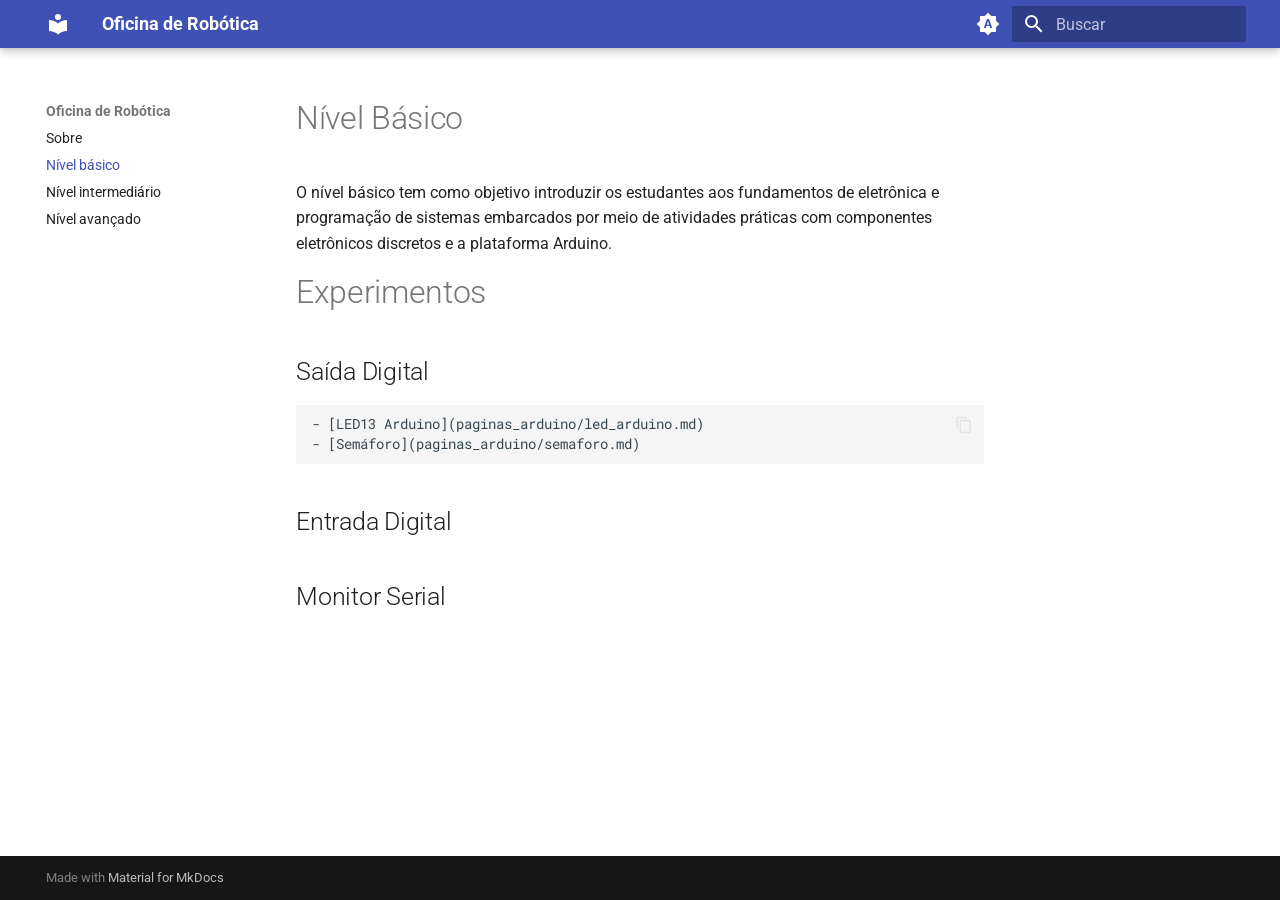
<file: site/basic/index.html>
<!doctype html>
<html lang="pt" class="no-js">
  <head>
    
      <meta charset="utf-8">
      <meta name="viewport" content="width=device-width,initial-scale=1">
      
      
      
      
        <link rel="prev" href="..">
      
      
        <link rel="next" href="../intermediate/">
      
      
        
      
      
      <link rel="icon" href="../assets/images/favicon.png">
      <meta name="generator" content="mkdocs-1.6.1, mkdocs-material-9.7.7">
    
    
      
        <title>Nível básico - Oficina de Robótica</title>
      
    
    
      <link rel="stylesheet" href="../assets/stylesheets/main.ec1eaa64.min.css">
      
        
        <link rel="stylesheet" href="../assets/stylesheets/palette.ab4e12ef.min.css">
      
      


    
    
      
    
    
      
        
        
        <link rel="preconnect" href="https://fonts.gstatic.com" crossorigin>
        <link rel="stylesheet" href="https://fonts.googleapis.com/css?family=Roboto:300,300i,400,400i,700,700i%7CRoboto+Mono:400,400i,700,700i&display=fallback">
        <style>:root{--md-text-font:"Roboto";--md-code-font:"Roboto Mono"}</style>
      
    
    
    <script>__md_scope=new URL("..",location),__md_hash=e=>[...e].reduce(((e,_)=>(e<<5)-e+_.charCodeAt(0)),0),__md_get=(e,_=localStorage,t=__md_scope)=>JSON.parse(_.getItem(t.pathname+"."+e)),__md_set=(e,_,t=localStorage,a=__md_scope)=>{try{t.setItem(a.pathname+"."+e,JSON.stringify(_))}catch(e){}}</script>
    
      

    
    
  </head>
  
  
    
    
      
    
    
    
    
    <body dir="ltr" data-md-color-scheme="default" data-md-color-primary="indigo" data-md-color-accent="indigo">
  
    
    <input class="md-toggle" data-md-toggle="drawer" type="checkbox" id="__drawer" autocomplete="off">
    <input class="md-toggle" data-md-toggle="search" type="checkbox" id="__search" autocomplete="off">
    <label class="md-overlay" for="__drawer"></label>
    <div data-md-component="skip">
      
        
        <a href="#nivel-basico" class="md-skip">
          Pular para conteúdo
        </a>
      
    </div>
    <div data-md-component="announce">
      
    </div>
    
    
      

  

<header class="md-header md-header--shadow" data-md-component="header">
  <nav class="md-header__inner md-grid" aria-label="Cabeçalho">
    <a href=".." title="Oficina de Robótica" class="md-header__button md-logo" aria-label="Oficina de Robótica" data-md-component="logo">
      
  
  <svg xmlns="http://www.w3.org/2000/svg" viewBox="0 0 24 24"><path d="M12 8a3 3 0 0 0 3-3 3 3 0 0 0-3-3 3 3 0 0 0-3 3 3 3 0 0 0 3 3m0 3.54C9.64 9.35 6.5 8 3 8v11c3.5 0 6.64 1.35 9 3.54 2.36-2.19 5.5-3.54 9-3.54V8c-3.5 0-6.64 1.35-9 3.54"/></svg>

    </a>
    <label class="md-header__button md-icon" for="__drawer">
      
      <svg xmlns="http://www.w3.org/2000/svg" viewBox="0 0 24 24"><path d="M3 6h18v2H3zm0 5h18v2H3zm0 5h18v2H3z"/></svg>
    </label>
    <div class="md-header__title" data-md-component="header-title">
      <div class="md-header__ellipsis">
        <div class="md-header__topic">
          <span class="md-ellipsis">
            Oficina de Robótica
          </span>
        </div>
        <div class="md-header__topic" data-md-component="header-topic">
          <span class="md-ellipsis">
            
              Nível básico
            
          </span>
        </div>
      </div>
    </div>
    
      
        <form class="md-header__option" data-md-component="palette">
  
    
    
    
    <input class="md-option" data-md-color-media="(prefers-color-scheme)" data-md-color-scheme="default" data-md-color-primary="indigo" data-md-color-accent="indigo"  aria-label="Modo claro"  type="radio" name="__palette" id="__palette_0">
    
      <label class="md-header__button md-icon" title="Modo claro" for="__palette_1" hidden>
        <svg xmlns="http://www.w3.org/2000/svg" viewBox="0 0 24 24"><path d="m14.3 16-.7-2h-3.2l-.7 2H7.8L11 7h2l3.2 9zM20 8.69V4h-4.69L12 .69 8.69 4H4v4.69L.69 12 4 15.31V20h4.69L12 23.31 15.31 20H20v-4.69L23.31 12zm-9.15 3.96h2.3L12 9z"/></svg>
      </label>
    
  
    
    
    
    <input class="md-option" data-md-color-media="(prefers-color-scheme: light)" data-md-color-scheme="default" data-md-color-primary="indigo" data-md-color-accent="indigo"  aria-label="Modo escuro"  type="radio" name="__palette" id="__palette_1">
    
      <label class="md-header__button md-icon" title="Modo escuro" for="__palette_2" hidden>
        <svg xmlns="http://www.w3.org/2000/svg" viewBox="0 0 24 24"><path d="M12 8a4 4 0 0 0-4 4 4 4 0 0 0 4 4 4 4 0 0 0 4-4 4 4 0 0 0-4-4m0 10a6 6 0 0 1-6-6 6 6 0 0 1 6-6 6 6 0 0 1 6 6 6 6 0 0 1-6 6m8-9.31V4h-4.69L12 .69 8.69 4H4v4.69L.69 12 4 15.31V20h4.69L12 23.31 15.31 20H20v-4.69L23.31 12z"/></svg>
      </label>
    
  
    
    
    
    <input class="md-option" data-md-color-media="(prefers-color-scheme: dark)" data-md-color-scheme="slate" data-md-color-primary="deep-purple" data-md-color-accent="indigo"  aria-label="Modo automático"  type="radio" name="__palette" id="__palette_2">
    
      <label class="md-header__button md-icon" title="Modo automático" for="__palette_0" hidden>
        <svg xmlns="http://www.w3.org/2000/svg" viewBox="0 0 24 24"><path d="M12 18c-.89 0-1.74-.2-2.5-.55C11.56 16.5 13 14.42 13 12s-1.44-4.5-3.5-5.45C10.26 6.2 11.11 6 12 6a6 6 0 0 1 6 6 6 6 0 0 1-6 6m8-9.31V4h-4.69L12 .69 8.69 4H4v4.69L.69 12 4 15.31V20h4.69L12 23.31 15.31 20H20v-4.69L23.31 12z"/></svg>
      </label>
    
  
</form>
      
    
    
      <script>var palette=__md_get("__palette");if(palette&&palette.color){if("(prefers-color-scheme)"===palette.color.media){var media=matchMedia("(prefers-color-scheme: light)"),input=document.querySelector(media.matches?"[data-md-color-media='(prefers-color-scheme: light)']":"[data-md-color-media='(prefers-color-scheme: dark)']");palette.color.media=input.getAttribute("data-md-color-media"),palette.color.scheme=input.getAttribute("data-md-color-scheme"),palette.color.primary=input.getAttribute("data-md-color-primary"),palette.color.accent=input.getAttribute("data-md-color-accent")}for(var[key,value]of Object.entries(palette.color))document.body.setAttribute("data-md-color-"+key,value)}</script>
    
    
    
      
      
        <label class="md-header__button md-icon" for="__search">
          
          <svg xmlns="http://www.w3.org/2000/svg" viewBox="0 0 24 24"><path d="M9.5 3A6.5 6.5 0 0 1 16 9.5c0 1.61-.59 3.09-1.56 4.23l.27.27h.79l5 5-1.5 1.5-5-5v-.79l-.27-.27A6.52 6.52 0 0 1 9.5 16 6.5 6.5 0 0 1 3 9.5 6.5 6.5 0 0 1 9.5 3m0 2C7 5 5 7 5 9.5S7 14 9.5 14 14 12 14 9.5 12 5 9.5 5"/></svg>
        </label>
        <div class="md-search" data-md-component="search" role="dialog">
  <label class="md-search__overlay" for="__search"></label>
  <div class="md-search__inner" role="search">
    <form class="md-search__form" name="search">
      <input type="text" class="md-search__input" name="query" aria-label="Buscar" placeholder="Buscar" autocapitalize="off" autocorrect="off" autocomplete="off" spellcheck="false" data-md-component="search-query" required>
      <label class="md-search__icon md-icon" for="__search">
        
        <svg xmlns="http://www.w3.org/2000/svg" viewBox="0 0 24 24"><path d="M9.5 3A6.5 6.5 0 0 1 16 9.5c0 1.61-.59 3.09-1.56 4.23l.27.27h.79l5 5-1.5 1.5-5-5v-.79l-.27-.27A6.52 6.52 0 0 1 9.5 16 6.5 6.5 0 0 1 3 9.5 6.5 6.5 0 0 1 9.5 3m0 2C7 5 5 7 5 9.5S7 14 9.5 14 14 12 14 9.5 12 5 9.5 5"/></svg>
        
        <svg xmlns="http://www.w3.org/2000/svg" viewBox="0 0 24 24"><path d="M20 11v2H8l5.5 5.5-1.42 1.42L4.16 12l7.92-7.92L13.5 5.5 8 11z"/></svg>
      </label>
      <nav class="md-search__options" aria-label="Pesquisar">
        
        <button type="reset" class="md-search__icon md-icon" title="Limpar" aria-label="Limpar" tabindex="-1">
          
          <svg xmlns="http://www.w3.org/2000/svg" viewBox="0 0 24 24"><path d="M19 6.41 17.59 5 12 10.59 6.41 5 5 6.41 10.59 12 5 17.59 6.41 19 12 13.41 17.59 19 19 17.59 13.41 12z"/></svg>
        </button>
      </nav>
      
    </form>
    <div class="md-search__output">
      <div class="md-search__scrollwrap" tabindex="0" data-md-scrollfix>
        <div class="md-search-result" data-md-component="search-result">
          <div class="md-search-result__meta">
            Inicializando busca
          </div>
          <ol class="md-search-result__list" role="presentation"></ol>
        </div>
      </div>
    </div>
  </div>
</div>
      
    
    
  </nav>
  
</header>
    
    <div class="md-container" data-md-component="container">
      
      
        
          
        
      
      <main class="md-main" data-md-component="main">
        <div class="md-main__inner md-grid">
          
            
              
              <div class="md-sidebar md-sidebar--primary" data-md-component="sidebar" data-md-type="navigation" >
                <div class="md-sidebar__scrollwrap">
                  <div class="md-sidebar__inner">
                    



<nav class="md-nav md-nav--primary" aria-label="Navegação" data-md-level="0">
  <label class="md-nav__title" for="__drawer">
    <a href=".." title="Oficina de Robótica" class="md-nav__button md-logo" aria-label="Oficina de Robótica" data-md-component="logo">
      
  
  <svg xmlns="http://www.w3.org/2000/svg" viewBox="0 0 24 24"><path d="M12 8a3 3 0 0 0 3-3 3 3 0 0 0-3-3 3 3 0 0 0-3 3 3 3 0 0 0 3 3m0 3.54C9.64 9.35 6.5 8 3 8v11c3.5 0 6.64 1.35 9 3.54 2.36-2.19 5.5-3.54 9-3.54V8c-3.5 0-6.64 1.35-9 3.54"/></svg>

    </a>
    Oficina de Robótica
  </label>
  
  <ul class="md-nav__list" data-md-scrollfix>
    
      
      
  
  
  
  
    <li class="md-nav__item">
      <a href=".." class="md-nav__link">
        
  
  
  <span class="md-ellipsis">
    
  
    Sobre
  

    
  </span>
  
  

      </a>
    </li>
  

    
      
      
  
  
    
  
  
  
    <li class="md-nav__item md-nav__item--active">
      
      <input class="md-nav__toggle md-toggle" type="checkbox" id="__toc">
      
      
        
      
      
      <a href="./" class="md-nav__link md-nav__link--active">
        
  
  
  <span class="md-ellipsis">
    
  
    Nível básico
  

    
  </span>
  
  

      </a>
      
    </li>
  

    
      
      
  
  
  
  
    <li class="md-nav__item">
      <a href="../intermediate/" class="md-nav__link">
        
  
  
  <span class="md-ellipsis">
    
  
    Nível intermediário
  

    
  </span>
  
  

      </a>
    </li>
  

    
      
      
  
  
  
  
    <li class="md-nav__item">
      <a href="../advanced/" class="md-nav__link">
        
  
  
  <span class="md-ellipsis">
    
  
    Nível avançado
  

    
  </span>
  
  

      </a>
    </li>
  

    
  </ul>
</nav>
                  </div>
                </div>
              </div>
            
            
              
              <div class="md-sidebar md-sidebar--secondary" data-md-component="sidebar" data-md-type="toc" >
                <div class="md-sidebar__scrollwrap">
                  <div class="md-sidebar__inner">
                    

<nav class="md-nav md-nav--secondary" aria-label="Índice">
  
  
  
    
  
  
</nav>
                  </div>
                </div>
              </div>
            
          
          
            <div class="md-content" data-md-component="content">
              
              <article class="md-content__inner md-typeset">
                
                  



<h1 id="nivel-basico">Nível Básico</h1>
<p>O nível básico tem como objetivo introduzir os estudantes aos fundamentos de eletrônica e programação de sistemas embarcados por meio de atividades práticas com componentes eletrônicos discretos e a plataforma Arduino.</p>
<h1 id="experimentos">Experimentos</h1>
<h2 id="saida-digital">Saída Digital</h2>
<div class="highlight"><pre><span></span><code>- [LED13 Arduino](paginas_arduino/led_arduino.md)
- [Semáforo](paginas_arduino/semaforo.md)
</code></pre></div>
<h2 id="entrada-digital">Entrada Digital</h2>
<h2 id="monitor-serial">Monitor Serial</h2>












                
              </article>
            </div>
          
          
<script>var target=document.getElementById(location.hash.slice(1));target&&target.name&&(target.checked=target.name.startsWith("__tabbed_"))</script>
        </div>
        
      </main>
      
        <footer class="md-footer">
  
  <div class="md-footer-meta md-typeset">
    <div class="md-footer-meta__inner md-grid">
      <div class="md-copyright">
  
  
    Made with
    <a href="https://squidfunk.github.io/mkdocs-material/" target="_blank" rel="noopener">
      Material for MkDocs
    </a>
  
</div>
      
    </div>
  </div>
</footer>
      
    </div>
    <div class="md-dialog" data-md-component="dialog">
      <div class="md-dialog__inner md-typeset"></div>
    </div>
    
    
    
      
      
      <script id="__config" type="application/json">{"annotate": null, "base": "..", "features": ["content.code.copy"], "search": "../assets/javascripts/workers/search.2c215733.min.js", "tags": null, "translations": {"clipboard.copied": "Copiado para \u00e1rea de transfer\u00eancia", "clipboard.copy": "Copiar para \u00e1rea de transfer\u00eancia", "search.result.more.one": "mais 1 nesta p\u00e1gina", "search.result.more.other": "# mais nesta p\u00e1gina", "search.result.none": "Nenhum documento encontrado", "search.result.one": "1 documento encontrado", "search.result.other": "# documentos encontrados", "search.result.placeholder": "Digite para iniciar a busca", "search.result.term.missing": "Ausente", "select.version": "Selecione a vers\u00e3o"}, "version": null}</script>
    
    
      <script src="../assets/javascripts/bundle.d7400e89.min.js"></script>
      
    
  </body>
</html>
</file>
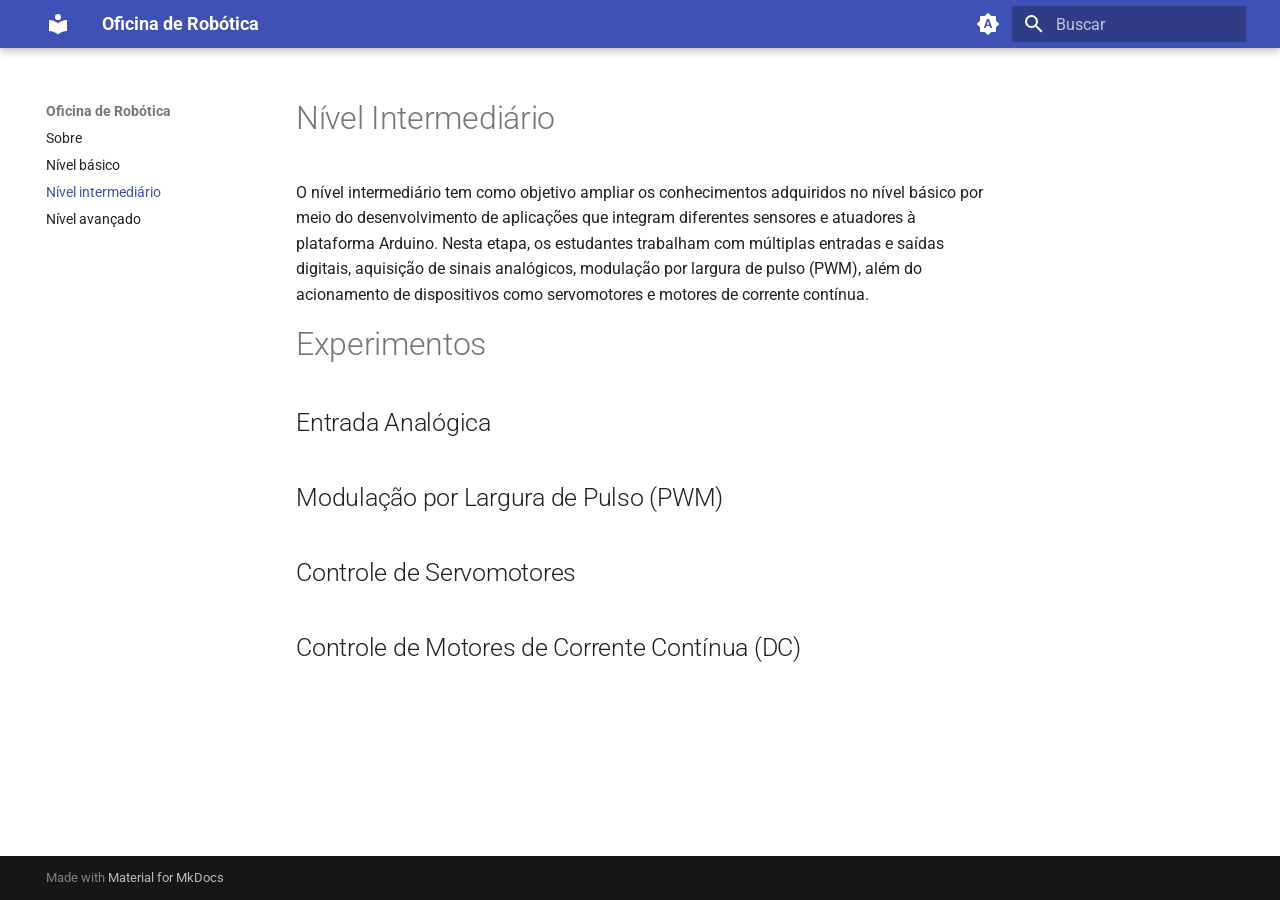
<file: site/intermediate/index.html>
<!doctype html>
<html lang="pt" class="no-js">
  <head>
    
      <meta charset="utf-8">
      <meta name="viewport" content="width=device-width,initial-scale=1">
      
      
      
      
        <link rel="prev" href="../basic/">
      
      
        <link rel="next" href="../advanced/">
      
      
        
      
      
      <link rel="icon" href="../assets/images/favicon.png">
      <meta name="generator" content="mkdocs-1.6.1, mkdocs-material-9.7.7">
    
    
      
        <title>Nível intermediário - Oficina de Robótica</title>
      
    
    
      <link rel="stylesheet" href="../assets/stylesheets/main.ec1eaa64.min.css">
      
        
        <link rel="stylesheet" href="../assets/stylesheets/palette.ab4e12ef.min.css">
      
      


    
    
      
    
    
      
        
        
        <link rel="preconnect" href="https://fonts.gstatic.com" crossorigin>
        <link rel="stylesheet" href="https://fonts.googleapis.com/css?family=Roboto:300,300i,400,400i,700,700i%7CRoboto+Mono:400,400i,700,700i&display=fallback">
        <style>:root{--md-text-font:"Roboto";--md-code-font:"Roboto Mono"}</style>
      
    
    
    <script>__md_scope=new URL("..",location),__md_hash=e=>[...e].reduce(((e,_)=>(e<<5)-e+_.charCodeAt(0)),0),__md_get=(e,_=localStorage,t=__md_scope)=>JSON.parse(_.getItem(t.pathname+"."+e)),__md_set=(e,_,t=localStorage,a=__md_scope)=>{try{t.setItem(a.pathname+"."+e,JSON.stringify(_))}catch(e){}}</script>
    
      

    
    
  </head>
  
  
    
    
      
    
    
    
    
    <body dir="ltr" data-md-color-scheme="default" data-md-color-primary="indigo" data-md-color-accent="indigo">
  
    
    <input class="md-toggle" data-md-toggle="drawer" type="checkbox" id="__drawer" autocomplete="off">
    <input class="md-toggle" data-md-toggle="search" type="checkbox" id="__search" autocomplete="off">
    <label class="md-overlay" for="__drawer"></label>
    <div data-md-component="skip">
      
        
        <a href="#nivel-intermediario" class="md-skip">
          Pular para conteúdo
        </a>
      
    </div>
    <div data-md-component="announce">
      
    </div>
    
    
      

  

<header class="md-header md-header--shadow" data-md-component="header">
  <nav class="md-header__inner md-grid" aria-label="Cabeçalho">
    <a href=".." title="Oficina de Robótica" class="md-header__button md-logo" aria-label="Oficina de Robótica" data-md-component="logo">
      
  
  <svg xmlns="http://www.w3.org/2000/svg" viewBox="0 0 24 24"><path d="M12 8a3 3 0 0 0 3-3 3 3 0 0 0-3-3 3 3 0 0 0-3 3 3 3 0 0 0 3 3m0 3.54C9.64 9.35 6.5 8 3 8v11c3.5 0 6.64 1.35 9 3.54 2.36-2.19 5.5-3.54 9-3.54V8c-3.5 0-6.64 1.35-9 3.54"/></svg>

    </a>
    <label class="md-header__button md-icon" for="__drawer">
      
      <svg xmlns="http://www.w3.org/2000/svg" viewBox="0 0 24 24"><path d="M3 6h18v2H3zm0 5h18v2H3zm0 5h18v2H3z"/></svg>
    </label>
    <div class="md-header__title" data-md-component="header-title">
      <div class="md-header__ellipsis">
        <div class="md-header__topic">
          <span class="md-ellipsis">
            Oficina de Robótica
          </span>
        </div>
        <div class="md-header__topic" data-md-component="header-topic">
          <span class="md-ellipsis">
            
              Nível intermediário
            
          </span>
        </div>
      </div>
    </div>
    
      
        <form class="md-header__option" data-md-component="palette">
  
    
    
    
    <input class="md-option" data-md-color-media="(prefers-color-scheme)" data-md-color-scheme="default" data-md-color-primary="indigo" data-md-color-accent="indigo"  aria-label="Modo claro"  type="radio" name="__palette" id="__palette_0">
    
      <label class="md-header__button md-icon" title="Modo claro" for="__palette_1" hidden>
        <svg xmlns="http://www.w3.org/2000/svg" viewBox="0 0 24 24"><path d="m14.3 16-.7-2h-3.2l-.7 2H7.8L11 7h2l3.2 9zM20 8.69V4h-4.69L12 .69 8.69 4H4v4.69L.69 12 4 15.31V20h4.69L12 23.31 15.31 20H20v-4.69L23.31 12zm-9.15 3.96h2.3L12 9z"/></svg>
      </label>
    
  
    
    
    
    <input class="md-option" data-md-color-media="(prefers-color-scheme: light)" data-md-color-scheme="default" data-md-color-primary="indigo" data-md-color-accent="indigo"  aria-label="Modo escuro"  type="radio" name="__palette" id="__palette_1">
    
      <label class="md-header__button md-icon" title="Modo escuro" for="__palette_2" hidden>
        <svg xmlns="http://www.w3.org/2000/svg" viewBox="0 0 24 24"><path d="M12 8a4 4 0 0 0-4 4 4 4 0 0 0 4 4 4 4 0 0 0 4-4 4 4 0 0 0-4-4m0 10a6 6 0 0 1-6-6 6 6 0 0 1 6-6 6 6 0 0 1 6 6 6 6 0 0 1-6 6m8-9.31V4h-4.69L12 .69 8.69 4H4v4.69L.69 12 4 15.31V20h4.69L12 23.31 15.31 20H20v-4.69L23.31 12z"/></svg>
      </label>
    
  
    
    
    
    <input class="md-option" data-md-color-media="(prefers-color-scheme: dark)" data-md-color-scheme="slate" data-md-color-primary="deep-purple" data-md-color-accent="indigo"  aria-label="Modo automático"  type="radio" name="__palette" id="__palette_2">
    
      <label class="md-header__button md-icon" title="Modo automático" for="__palette_0" hidden>
        <svg xmlns="http://www.w3.org/2000/svg" viewBox="0 0 24 24"><path d="M12 18c-.89 0-1.74-.2-2.5-.55C11.56 16.5 13 14.42 13 12s-1.44-4.5-3.5-5.45C10.26 6.2 11.11 6 12 6a6 6 0 0 1 6 6 6 6 0 0 1-6 6m8-9.31V4h-4.69L12 .69 8.69 4H4v4.69L.69 12 4 15.31V20h4.69L12 23.31 15.31 20H20v-4.69L23.31 12z"/></svg>
      </label>
    
  
</form>
      
    
    
      <script>var palette=__md_get("__palette");if(palette&&palette.color){if("(prefers-color-scheme)"===palette.color.media){var media=matchMedia("(prefers-color-scheme: light)"),input=document.querySelector(media.matches?"[data-md-color-media='(prefers-color-scheme: light)']":"[data-md-color-media='(prefers-color-scheme: dark)']");palette.color.media=input.getAttribute("data-md-color-media"),palette.color.scheme=input.getAttribute("data-md-color-scheme"),palette.color.primary=input.getAttribute("data-md-color-primary"),palette.color.accent=input.getAttribute("data-md-color-accent")}for(var[key,value]of Object.entries(palette.color))document.body.setAttribute("data-md-color-"+key,value)}</script>
    
    
    
      
      
        <label class="md-header__button md-icon" for="__search">
          
          <svg xmlns="http://www.w3.org/2000/svg" viewBox="0 0 24 24"><path d="M9.5 3A6.5 6.5 0 0 1 16 9.5c0 1.61-.59 3.09-1.56 4.23l.27.27h.79l5 5-1.5 1.5-5-5v-.79l-.27-.27A6.52 6.52 0 0 1 9.5 16 6.5 6.5 0 0 1 3 9.5 6.5 6.5 0 0 1 9.5 3m0 2C7 5 5 7 5 9.5S7 14 9.5 14 14 12 14 9.5 12 5 9.5 5"/></svg>
        </label>
        <div class="md-search" data-md-component="search" role="dialog">
  <label class="md-search__overlay" for="__search"></label>
  <div class="md-search__inner" role="search">
    <form class="md-search__form" name="search">
      <input type="text" class="md-search__input" name="query" aria-label="Buscar" placeholder="Buscar" autocapitalize="off" autocorrect="off" autocomplete="off" spellcheck="false" data-md-component="search-query" required>
      <label class="md-search__icon md-icon" for="__search">
        
        <svg xmlns="http://www.w3.org/2000/svg" viewBox="0 0 24 24"><path d="M9.5 3A6.5 6.5 0 0 1 16 9.5c0 1.61-.59 3.09-1.56 4.23l.27.27h.79l5 5-1.5 1.5-5-5v-.79l-.27-.27A6.52 6.52 0 0 1 9.5 16 6.5 6.5 0 0 1 3 9.5 6.5 6.5 0 0 1 9.5 3m0 2C7 5 5 7 5 9.5S7 14 9.5 14 14 12 14 9.5 12 5 9.5 5"/></svg>
        
        <svg xmlns="http://www.w3.org/2000/svg" viewBox="0 0 24 24"><path d="M20 11v2H8l5.5 5.5-1.42 1.42L4.16 12l7.92-7.92L13.5 5.5 8 11z"/></svg>
      </label>
      <nav class="md-search__options" aria-label="Pesquisar">
        
        <button type="reset" class="md-search__icon md-icon" title="Limpar" aria-label="Limpar" tabindex="-1">
          
          <svg xmlns="http://www.w3.org/2000/svg" viewBox="0 0 24 24"><path d="M19 6.41 17.59 5 12 10.59 6.41 5 5 6.41 10.59 12 5 17.59 6.41 19 12 13.41 17.59 19 19 17.59 13.41 12z"/></svg>
        </button>
      </nav>
      
    </form>
    <div class="md-search__output">
      <div class="md-search__scrollwrap" tabindex="0" data-md-scrollfix>
        <div class="md-search-result" data-md-component="search-result">
          <div class="md-search-result__meta">
            Inicializando busca
          </div>
          <ol class="md-search-result__list" role="presentation"></ol>
        </div>
      </div>
    </div>
  </div>
</div>
      
    
    
  </nav>
  
</header>
    
    <div class="md-container" data-md-component="container">
      
      
        
          
        
      
      <main class="md-main" data-md-component="main">
        <div class="md-main__inner md-grid">
          
            
              
              <div class="md-sidebar md-sidebar--primary" data-md-component="sidebar" data-md-type="navigation" >
                <div class="md-sidebar__scrollwrap">
                  <div class="md-sidebar__inner">
                    



<nav class="md-nav md-nav--primary" aria-label="Navegação" data-md-level="0">
  <label class="md-nav__title" for="__drawer">
    <a href=".." title="Oficina de Robótica" class="md-nav__button md-logo" aria-label="Oficina de Robótica" data-md-component="logo">
      
  
  <svg xmlns="http://www.w3.org/2000/svg" viewBox="0 0 24 24"><path d="M12 8a3 3 0 0 0 3-3 3 3 0 0 0-3-3 3 3 0 0 0-3 3 3 3 0 0 0 3 3m0 3.54C9.64 9.35 6.5 8 3 8v11c3.5 0 6.64 1.35 9 3.54 2.36-2.19 5.5-3.54 9-3.54V8c-3.5 0-6.64 1.35-9 3.54"/></svg>

    </a>
    Oficina de Robótica
  </label>
  
  <ul class="md-nav__list" data-md-scrollfix>
    
      
      
  
  
  
  
    <li class="md-nav__item">
      <a href=".." class="md-nav__link">
        
  
  
  <span class="md-ellipsis">
    
  
    Sobre
  

    
  </span>
  
  

      </a>
    </li>
  

    
      
      
  
  
  
  
    <li class="md-nav__item">
      <a href="../basic/" class="md-nav__link">
        
  
  
  <span class="md-ellipsis">
    
  
    Nível básico
  

    
  </span>
  
  

      </a>
    </li>
  

    
      
      
  
  
    
  
  
  
    <li class="md-nav__item md-nav__item--active">
      
      <input class="md-nav__toggle md-toggle" type="checkbox" id="__toc">
      
      
        
      
      
      <a href="./" class="md-nav__link md-nav__link--active">
        
  
  
  <span class="md-ellipsis">
    
  
    Nível intermediário
  

    
  </span>
  
  

      </a>
      
    </li>
  

    
      
      
  
  
  
  
    <li class="md-nav__item">
      <a href="../advanced/" class="md-nav__link">
        
  
  
  <span class="md-ellipsis">
    
  
    Nível avançado
  

    
  </span>
  
  

      </a>
    </li>
  

    
  </ul>
</nav>
                  </div>
                </div>
              </div>
            
            
              
              <div class="md-sidebar md-sidebar--secondary" data-md-component="sidebar" data-md-type="toc" >
                <div class="md-sidebar__scrollwrap">
                  <div class="md-sidebar__inner">
                    

<nav class="md-nav md-nav--secondary" aria-label="Índice">
  
  
  
    
  
  
</nav>
                  </div>
                </div>
              </div>
            
          
          
            <div class="md-content" data-md-component="content">
              
              <article class="md-content__inner md-typeset">
                
                  



<h1 id="nivel-intermediario">Nível Intermediário</h1>
<p>O nível intermediário tem como objetivo ampliar os conhecimentos adquiridos no nível básico por meio do desenvolvimento de aplicações que integram diferentes sensores e atuadores à plataforma Arduino. Nesta etapa, os estudantes trabalham com múltiplas entradas e saídas digitais, aquisição de sinais analógicos, modulação por largura de pulso (PWM), além do acionamento de dispositivos como servomotores e motores de corrente contínua.</p>
<h1 id="experimentos">Experimentos</h1>
<h2 id="entrada-analogica">Entrada Analógica</h2>
<h2 id="modulacao-por-largura-de-pulso-pwm">Modulação por Largura de Pulso (PWM)</h2>
<h2 id="controle-de-servomotores">Controle de Servomotores</h2>
<h2 id="controle-de-motores-de-corrente-continua-dc">Controle de Motores de Corrente Contínua (DC)</h2>












                
              </article>
            </div>
          
          
<script>var target=document.getElementById(location.hash.slice(1));target&&target.name&&(target.checked=target.name.startsWith("__tabbed_"))</script>
        </div>
        
      </main>
      
        <footer class="md-footer">
  
  <div class="md-footer-meta md-typeset">
    <div class="md-footer-meta__inner md-grid">
      <div class="md-copyright">
  
  
    Made with
    <a href="https://squidfunk.github.io/mkdocs-material/" target="_blank" rel="noopener">
      Material for MkDocs
    </a>
  
</div>
      
    </div>
  </div>
</footer>
      
    </div>
    <div class="md-dialog" data-md-component="dialog">
      <div class="md-dialog__inner md-typeset"></div>
    </div>
    
    
    
      
      
      <script id="__config" type="application/json">{"annotate": null, "base": "..", "features": ["content.code.copy"], "search": "../assets/javascripts/workers/search.2c215733.min.js", "tags": null, "translations": {"clipboard.copied": "Copiado para \u00e1rea de transfer\u00eancia", "clipboard.copy": "Copiar para \u00e1rea de transfer\u00eancia", "search.result.more.one": "mais 1 nesta p\u00e1gina", "search.result.more.other": "# mais nesta p\u00e1gina", "search.result.none": "Nenhum documento encontrado", "search.result.one": "1 documento encontrado", "search.result.other": "# documentos encontrados", "search.result.placeholder": "Digite para iniciar a busca", "search.result.term.missing": "Ausente", "select.version": "Selecione a vers\u00e3o"}, "version": null}</script>
    
    
      <script src="../assets/javascripts/bundle.d7400e89.min.js"></script>
      
    
  </body>
</html>
</file>
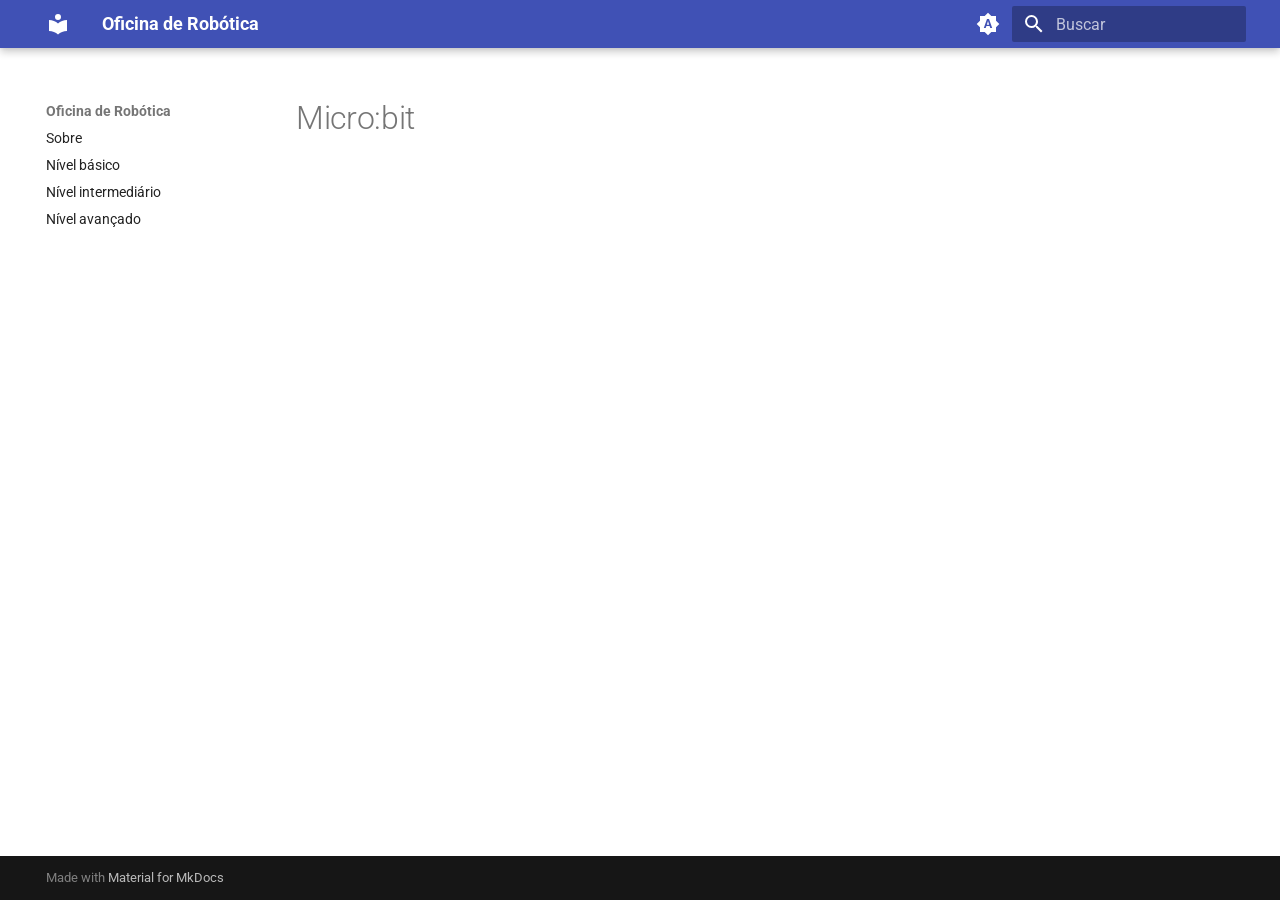
<file: site/microbit/index.html>
<!doctype html>
<html lang="pt" class="no-js">
  <head>
    
      <meta charset="utf-8">
      <meta name="viewport" content="width=device-width,initial-scale=1">
      
      
      
      
      
      
        
      
      
      <link rel="icon" href="../assets/images/favicon.png">
      <meta name="generator" content="mkdocs-1.6.1, mkdocs-material-9.7.7">
    
    
      
        <title>Micro:bit - Oficina de Robótica</title>
      
    
    
      <link rel="stylesheet" href="../assets/stylesheets/main.ec1eaa64.min.css">
      
        
        <link rel="stylesheet" href="../assets/stylesheets/palette.ab4e12ef.min.css">
      
      


    
    
      
    
    
      
        
        
        <link rel="preconnect" href="https://fonts.gstatic.com" crossorigin>
        <link rel="stylesheet" href="https://fonts.googleapis.com/css?family=Roboto:300,300i,400,400i,700,700i%7CRoboto+Mono:400,400i,700,700i&display=fallback">
        <style>:root{--md-text-font:"Roboto";--md-code-font:"Roboto Mono"}</style>
      
    
    
    <script>__md_scope=new URL("..",location),__md_hash=e=>[...e].reduce(((e,_)=>(e<<5)-e+_.charCodeAt(0)),0),__md_get=(e,_=localStorage,t=__md_scope)=>JSON.parse(_.getItem(t.pathname+"."+e)),__md_set=(e,_,t=localStorage,a=__md_scope)=>{try{t.setItem(a.pathname+"."+e,JSON.stringify(_))}catch(e){}}</script>
    
      

    
    
  </head>
  
  
    
    
      
    
    
    
    
    <body dir="ltr" data-md-color-scheme="default" data-md-color-primary="indigo" data-md-color-accent="indigo">
  
    
    <input class="md-toggle" data-md-toggle="drawer" type="checkbox" id="__drawer" autocomplete="off">
    <input class="md-toggle" data-md-toggle="search" type="checkbox" id="__search" autocomplete="off">
    <label class="md-overlay" for="__drawer"></label>
    <div data-md-component="skip">
      
        
        <a href="#microbit" class="md-skip">
          Pular para conteúdo
        </a>
      
    </div>
    <div data-md-component="announce">
      
    </div>
    
    
      

  

<header class="md-header md-header--shadow" data-md-component="header">
  <nav class="md-header__inner md-grid" aria-label="Cabeçalho">
    <a href=".." title="Oficina de Robótica" class="md-header__button md-logo" aria-label="Oficina de Robótica" data-md-component="logo">
      
  
  <svg xmlns="http://www.w3.org/2000/svg" viewBox="0 0 24 24"><path d="M12 8a3 3 0 0 0 3-3 3 3 0 0 0-3-3 3 3 0 0 0-3 3 3 3 0 0 0 3 3m0 3.54C9.64 9.35 6.5 8 3 8v11c3.5 0 6.64 1.35 9 3.54 2.36-2.19 5.5-3.54 9-3.54V8c-3.5 0-6.64 1.35-9 3.54"/></svg>

    </a>
    <label class="md-header__button md-icon" for="__drawer">
      
      <svg xmlns="http://www.w3.org/2000/svg" viewBox="0 0 24 24"><path d="M3 6h18v2H3zm0 5h18v2H3zm0 5h18v2H3z"/></svg>
    </label>
    <div class="md-header__title" data-md-component="header-title">
      <div class="md-header__ellipsis">
        <div class="md-header__topic">
          <span class="md-ellipsis">
            Oficina de Robótica
          </span>
        </div>
        <div class="md-header__topic" data-md-component="header-topic">
          <span class="md-ellipsis">
            
              Micro:bit
            
          </span>
        </div>
      </div>
    </div>
    
      
        <form class="md-header__option" data-md-component="palette">
  
    
    
    
    <input class="md-option" data-md-color-media="(prefers-color-scheme)" data-md-color-scheme="default" data-md-color-primary="indigo" data-md-color-accent="indigo"  aria-label="Modo claro"  type="radio" name="__palette" id="__palette_0">
    
      <label class="md-header__button md-icon" title="Modo claro" for="__palette_1" hidden>
        <svg xmlns="http://www.w3.org/2000/svg" viewBox="0 0 24 24"><path d="m14.3 16-.7-2h-3.2l-.7 2H7.8L11 7h2l3.2 9zM20 8.69V4h-4.69L12 .69 8.69 4H4v4.69L.69 12 4 15.31V20h4.69L12 23.31 15.31 20H20v-4.69L23.31 12zm-9.15 3.96h2.3L12 9z"/></svg>
      </label>
    
  
    
    
    
    <input class="md-option" data-md-color-media="(prefers-color-scheme: light)" data-md-color-scheme="default" data-md-color-primary="indigo" data-md-color-accent="indigo"  aria-label="Modo escuro"  type="radio" name="__palette" id="__palette_1">
    
      <label class="md-header__button md-icon" title="Modo escuro" for="__palette_2" hidden>
        <svg xmlns="http://www.w3.org/2000/svg" viewBox="0 0 24 24"><path d="M12 8a4 4 0 0 0-4 4 4 4 0 0 0 4 4 4 4 0 0 0 4-4 4 4 0 0 0-4-4m0 10a6 6 0 0 1-6-6 6 6 0 0 1 6-6 6 6 0 0 1 6 6 6 6 0 0 1-6 6m8-9.31V4h-4.69L12 .69 8.69 4H4v4.69L.69 12 4 15.31V20h4.69L12 23.31 15.31 20H20v-4.69L23.31 12z"/></svg>
      </label>
    
  
    
    
    
    <input class="md-option" data-md-color-media="(prefers-color-scheme: dark)" data-md-color-scheme="slate" data-md-color-primary="deep-purple" data-md-color-accent="indigo"  aria-label="Modo automático"  type="radio" name="__palette" id="__palette_2">
    
      <label class="md-header__button md-icon" title="Modo automático" for="__palette_0" hidden>
        <svg xmlns="http://www.w3.org/2000/svg" viewBox="0 0 24 24"><path d="M12 18c-.89 0-1.74-.2-2.5-.55C11.56 16.5 13 14.42 13 12s-1.44-4.5-3.5-5.45C10.26 6.2 11.11 6 12 6a6 6 0 0 1 6 6 6 6 0 0 1-6 6m8-9.31V4h-4.69L12 .69 8.69 4H4v4.69L.69 12 4 15.31V20h4.69L12 23.31 15.31 20H20v-4.69L23.31 12z"/></svg>
      </label>
    
  
</form>
      
    
    
      <script>var palette=__md_get("__palette");if(palette&&palette.color){if("(prefers-color-scheme)"===palette.color.media){var media=matchMedia("(prefers-color-scheme: light)"),input=document.querySelector(media.matches?"[data-md-color-media='(prefers-color-scheme: light)']":"[data-md-color-media='(prefers-color-scheme: dark)']");palette.color.media=input.getAttribute("data-md-color-media"),palette.color.scheme=input.getAttribute("data-md-color-scheme"),palette.color.primary=input.getAttribute("data-md-color-primary"),palette.color.accent=input.getAttribute("data-md-color-accent")}for(var[key,value]of Object.entries(palette.color))document.body.setAttribute("data-md-color-"+key,value)}</script>
    
    
    
      
      
        <label class="md-header__button md-icon" for="__search">
          
          <svg xmlns="http://www.w3.org/2000/svg" viewBox="0 0 24 24"><path d="M9.5 3A6.5 6.5 0 0 1 16 9.5c0 1.61-.59 3.09-1.56 4.23l.27.27h.79l5 5-1.5 1.5-5-5v-.79l-.27-.27A6.52 6.52 0 0 1 9.5 16 6.5 6.5 0 0 1 3 9.5 6.5 6.5 0 0 1 9.5 3m0 2C7 5 5 7 5 9.5S7 14 9.5 14 14 12 14 9.5 12 5 9.5 5"/></svg>
        </label>
        <div class="md-search" data-md-component="search" role="dialog">
  <label class="md-search__overlay" for="__search"></label>
  <div class="md-search__inner" role="search">
    <form class="md-search__form" name="search">
      <input type="text" class="md-search__input" name="query" aria-label="Buscar" placeholder="Buscar" autocapitalize="off" autocorrect="off" autocomplete="off" spellcheck="false" data-md-component="search-query" required>
      <label class="md-search__icon md-icon" for="__search">
        
        <svg xmlns="http://www.w3.org/2000/svg" viewBox="0 0 24 24"><path d="M9.5 3A6.5 6.5 0 0 1 16 9.5c0 1.61-.59 3.09-1.56 4.23l.27.27h.79l5 5-1.5 1.5-5-5v-.79l-.27-.27A6.52 6.52 0 0 1 9.5 16 6.5 6.5 0 0 1 3 9.5 6.5 6.5 0 0 1 9.5 3m0 2C7 5 5 7 5 9.5S7 14 9.5 14 14 12 14 9.5 12 5 9.5 5"/></svg>
        
        <svg xmlns="http://www.w3.org/2000/svg" viewBox="0 0 24 24"><path d="M20 11v2H8l5.5 5.5-1.42 1.42L4.16 12l7.92-7.92L13.5 5.5 8 11z"/></svg>
      </label>
      <nav class="md-search__options" aria-label="Pesquisar">
        
        <button type="reset" class="md-search__icon md-icon" title="Limpar" aria-label="Limpar" tabindex="-1">
          
          <svg xmlns="http://www.w3.org/2000/svg" viewBox="0 0 24 24"><path d="M19 6.41 17.59 5 12 10.59 6.41 5 5 6.41 10.59 12 5 17.59 6.41 19 12 13.41 17.59 19 19 17.59 13.41 12z"/></svg>
        </button>
      </nav>
      
    </form>
    <div class="md-search__output">
      <div class="md-search__scrollwrap" tabindex="0" data-md-scrollfix>
        <div class="md-search-result" data-md-component="search-result">
          <div class="md-search-result__meta">
            Inicializando busca
          </div>
          <ol class="md-search-result__list" role="presentation"></ol>
        </div>
      </div>
    </div>
  </div>
</div>
      
    
    
  </nav>
  
</header>
    
    <div class="md-container" data-md-component="container">
      
      
        
          
        
      
      <main class="md-main" data-md-component="main">
        <div class="md-main__inner md-grid">
          
            
              
              <div class="md-sidebar md-sidebar--primary" data-md-component="sidebar" data-md-type="navigation" >
                <div class="md-sidebar__scrollwrap">
                  <div class="md-sidebar__inner">
                    



<nav class="md-nav md-nav--primary" aria-label="Navegação" data-md-level="0">
  <label class="md-nav__title" for="__drawer">
    <a href=".." title="Oficina de Robótica" class="md-nav__button md-logo" aria-label="Oficina de Robótica" data-md-component="logo">
      
  
  <svg xmlns="http://www.w3.org/2000/svg" viewBox="0 0 24 24"><path d="M12 8a3 3 0 0 0 3-3 3 3 0 0 0-3-3 3 3 0 0 0-3 3 3 3 0 0 0 3 3m0 3.54C9.64 9.35 6.5 8 3 8v11c3.5 0 6.64 1.35 9 3.54 2.36-2.19 5.5-3.54 9-3.54V8c-3.5 0-6.64 1.35-9 3.54"/></svg>

    </a>
    Oficina de Robótica
  </label>
  
  <ul class="md-nav__list" data-md-scrollfix>
    
      
      
  
  
  
  
    <li class="md-nav__item">
      <a href=".." class="md-nav__link">
        
  
  
  <span class="md-ellipsis">
    
  
    Sobre
  

    
  </span>
  
  

      </a>
    </li>
  

    
      
      
  
  
  
  
    <li class="md-nav__item">
      <a href="../basic/" class="md-nav__link">
        
  
  
  <span class="md-ellipsis">
    
  
    Nível básico
  

    
  </span>
  
  

      </a>
    </li>
  

    
      
      
  
  
  
  
    <li class="md-nav__item">
      <a href="../intermediate/" class="md-nav__link">
        
  
  
  <span class="md-ellipsis">
    
  
    Nível intermediário
  

    
  </span>
  
  

      </a>
    </li>
  

    
      
      
  
  
  
  
    <li class="md-nav__item">
      <a href="../advanced/" class="md-nav__link">
        
  
  
  <span class="md-ellipsis">
    
  
    Nível avançado
  

    
  </span>
  
  

      </a>
    </li>
  

    
  </ul>
</nav>
                  </div>
                </div>
              </div>
            
            
              
              <div class="md-sidebar md-sidebar--secondary" data-md-component="sidebar" data-md-type="toc" >
                <div class="md-sidebar__scrollwrap">
                  <div class="md-sidebar__inner">
                    

<nav class="md-nav md-nav--secondary" aria-label="Índice">
  
  
  
    
  
  
</nav>
                  </div>
                </div>
              </div>
            
          
          
            <div class="md-content" data-md-component="content">
              
              <article class="md-content__inner md-typeset">
                
                  



<h1 id="microbit">Micro:bit</h1>












                
              </article>
            </div>
          
          
<script>var target=document.getElementById(location.hash.slice(1));target&&target.name&&(target.checked=target.name.startsWith("__tabbed_"))</script>
        </div>
        
      </main>
      
        <footer class="md-footer">
  
  <div class="md-footer-meta md-typeset">
    <div class="md-footer-meta__inner md-grid">
      <div class="md-copyright">
  
  
    Made with
    <a href="https://squidfunk.github.io/mkdocs-material/" target="_blank" rel="noopener">
      Material for MkDocs
    </a>
  
</div>
      
    </div>
  </div>
</footer>
      
    </div>
    <div class="md-dialog" data-md-component="dialog">
      <div class="md-dialog__inner md-typeset"></div>
    </div>
    
    
    
      
      
      <script id="__config" type="application/json">{"annotate": null, "base": "..", "features": ["content.code.copy"], "search": "../assets/javascripts/workers/search.2c215733.min.js", "tags": null, "translations": {"clipboard.copied": "Copiado para \u00e1rea de transfer\u00eancia", "clipboard.copy": "Copiar para \u00e1rea de transfer\u00eancia", "search.result.more.one": "mais 1 nesta p\u00e1gina", "search.result.more.other": "# mais nesta p\u00e1gina", "search.result.none": "Nenhum documento encontrado", "search.result.one": "1 documento encontrado", "search.result.other": "# documentos encontrados", "search.result.placeholder": "Digite para iniciar a busca", "search.result.term.missing": "Ausente", "select.version": "Selecione a vers\u00e3o"}, "version": null}</script>
    
    
      <script src="../assets/javascripts/bundle.d7400e89.min.js"></script>
      
    
  </body>
</html>
</file>
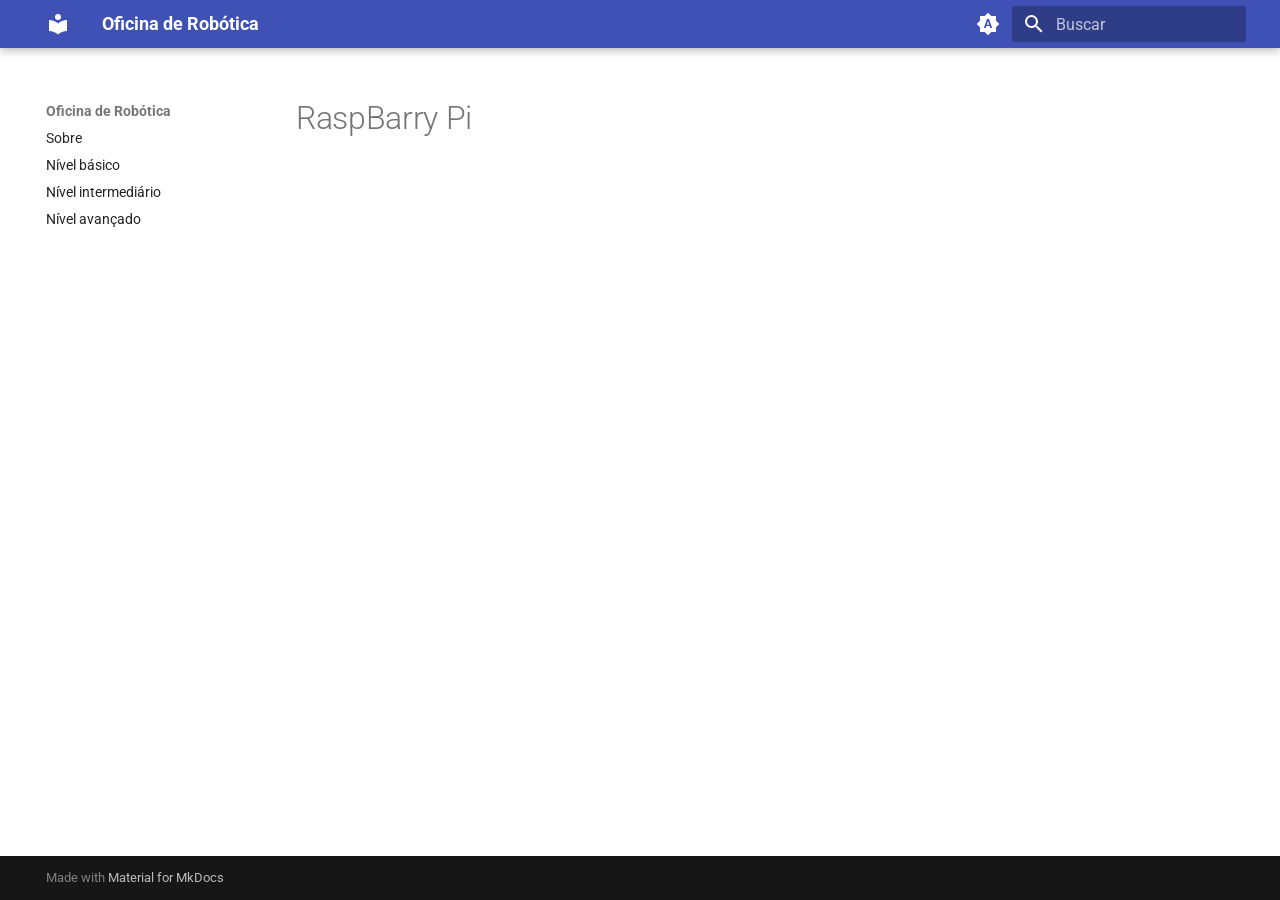
<file: site/raspbarry/index.html>
<!doctype html>
<html lang="pt" class="no-js">
  <head>
    
      <meta charset="utf-8">
      <meta name="viewport" content="width=device-width,initial-scale=1">
      
      
      
      
      
      
        
      
      
      <link rel="icon" href="../assets/images/favicon.png">
      <meta name="generator" content="mkdocs-1.6.1, mkdocs-material-9.7.7">
    
    
      
        <title>RaspBarry Pi - Oficina de Robótica</title>
      
    
    
      <link rel="stylesheet" href="../assets/stylesheets/main.ec1eaa64.min.css">
      
        
        <link rel="stylesheet" href="../assets/stylesheets/palette.ab4e12ef.min.css">
      
      


    
    
      
    
    
      
        
        
        <link rel="preconnect" href="https://fonts.gstatic.com" crossorigin>
        <link rel="stylesheet" href="https://fonts.googleapis.com/css?family=Roboto:300,300i,400,400i,700,700i%7CRoboto+Mono:400,400i,700,700i&display=fallback">
        <style>:root{--md-text-font:"Roboto";--md-code-font:"Roboto Mono"}</style>
      
    
    
    <script>__md_scope=new URL("..",location),__md_hash=e=>[...e].reduce(((e,_)=>(e<<5)-e+_.charCodeAt(0)),0),__md_get=(e,_=localStorage,t=__md_scope)=>JSON.parse(_.getItem(t.pathname+"."+e)),__md_set=(e,_,t=localStorage,a=__md_scope)=>{try{t.setItem(a.pathname+"."+e,JSON.stringify(_))}catch(e){}}</script>
    
      

    
    
  </head>
  
  
    
    
      
    
    
    
    
    <body dir="ltr" data-md-color-scheme="default" data-md-color-primary="indigo" data-md-color-accent="indigo">
  
    
    <input class="md-toggle" data-md-toggle="drawer" type="checkbox" id="__drawer" autocomplete="off">
    <input class="md-toggle" data-md-toggle="search" type="checkbox" id="__search" autocomplete="off">
    <label class="md-overlay" for="__drawer"></label>
    <div data-md-component="skip">
      
        
        <a href="#raspbarry-pi" class="md-skip">
          Pular para conteúdo
        </a>
      
    </div>
    <div data-md-component="announce">
      
    </div>
    
    
      

  

<header class="md-header md-header--shadow" data-md-component="header">
  <nav class="md-header__inner md-grid" aria-label="Cabeçalho">
    <a href=".." title="Oficina de Robótica" class="md-header__button md-logo" aria-label="Oficina de Robótica" data-md-component="logo">
      
  
  <svg xmlns="http://www.w3.org/2000/svg" viewBox="0 0 24 24"><path d="M12 8a3 3 0 0 0 3-3 3 3 0 0 0-3-3 3 3 0 0 0-3 3 3 3 0 0 0 3 3m0 3.54C9.64 9.35 6.5 8 3 8v11c3.5 0 6.64 1.35 9 3.54 2.36-2.19 5.5-3.54 9-3.54V8c-3.5 0-6.64 1.35-9 3.54"/></svg>

    </a>
    <label class="md-header__button md-icon" for="__drawer">
      
      <svg xmlns="http://www.w3.org/2000/svg" viewBox="0 0 24 24"><path d="M3 6h18v2H3zm0 5h18v2H3zm0 5h18v2H3z"/></svg>
    </label>
    <div class="md-header__title" data-md-component="header-title">
      <div class="md-header__ellipsis">
        <div class="md-header__topic">
          <span class="md-ellipsis">
            Oficina de Robótica
          </span>
        </div>
        <div class="md-header__topic" data-md-component="header-topic">
          <span class="md-ellipsis">
            
              RaspBarry Pi
            
          </span>
        </div>
      </div>
    </div>
    
      
        <form class="md-header__option" data-md-component="palette">
  
    
    
    
    <input class="md-option" data-md-color-media="(prefers-color-scheme)" data-md-color-scheme="default" data-md-color-primary="indigo" data-md-color-accent="indigo"  aria-label="Modo claro"  type="radio" name="__palette" id="__palette_0">
    
      <label class="md-header__button md-icon" title="Modo claro" for="__palette_1" hidden>
        <svg xmlns="http://www.w3.org/2000/svg" viewBox="0 0 24 24"><path d="m14.3 16-.7-2h-3.2l-.7 2H7.8L11 7h2l3.2 9zM20 8.69V4h-4.69L12 .69 8.69 4H4v4.69L.69 12 4 15.31V20h4.69L12 23.31 15.31 20H20v-4.69L23.31 12zm-9.15 3.96h2.3L12 9z"/></svg>
      </label>
    
  
    
    
    
    <input class="md-option" data-md-color-media="(prefers-color-scheme: light)" data-md-color-scheme="default" data-md-color-primary="indigo" data-md-color-accent="indigo"  aria-label="Modo escuro"  type="radio" name="__palette" id="__palette_1">
    
      <label class="md-header__button md-icon" title="Modo escuro" for="__palette_2" hidden>
        <svg xmlns="http://www.w3.org/2000/svg" viewBox="0 0 24 24"><path d="M12 8a4 4 0 0 0-4 4 4 4 0 0 0 4 4 4 4 0 0 0 4-4 4 4 0 0 0-4-4m0 10a6 6 0 0 1-6-6 6 6 0 0 1 6-6 6 6 0 0 1 6 6 6 6 0 0 1-6 6m8-9.31V4h-4.69L12 .69 8.69 4H4v4.69L.69 12 4 15.31V20h4.69L12 23.31 15.31 20H20v-4.69L23.31 12z"/></svg>
      </label>
    
  
    
    
    
    <input class="md-option" data-md-color-media="(prefers-color-scheme: dark)" data-md-color-scheme="slate" data-md-color-primary="deep-purple" data-md-color-accent="indigo"  aria-label="Modo automático"  type="radio" name="__palette" id="__palette_2">
    
      <label class="md-header__button md-icon" title="Modo automático" for="__palette_0" hidden>
        <svg xmlns="http://www.w3.org/2000/svg" viewBox="0 0 24 24"><path d="M12 18c-.89 0-1.74-.2-2.5-.55C11.56 16.5 13 14.42 13 12s-1.44-4.5-3.5-5.45C10.26 6.2 11.11 6 12 6a6 6 0 0 1 6 6 6 6 0 0 1-6 6m8-9.31V4h-4.69L12 .69 8.69 4H4v4.69L.69 12 4 15.31V20h4.69L12 23.31 15.31 20H20v-4.69L23.31 12z"/></svg>
      </label>
    
  
</form>
      
    
    
      <script>var palette=__md_get("__palette");if(palette&&palette.color){if("(prefers-color-scheme)"===palette.color.media){var media=matchMedia("(prefers-color-scheme: light)"),input=document.querySelector(media.matches?"[data-md-color-media='(prefers-color-scheme: light)']":"[data-md-color-media='(prefers-color-scheme: dark)']");palette.color.media=input.getAttribute("data-md-color-media"),palette.color.scheme=input.getAttribute("data-md-color-scheme"),palette.color.primary=input.getAttribute("data-md-color-primary"),palette.color.accent=input.getAttribute("data-md-color-accent")}for(var[key,value]of Object.entries(palette.color))document.body.setAttribute("data-md-color-"+key,value)}</script>
    
    
    
      
      
        <label class="md-header__button md-icon" for="__search">
          
          <svg xmlns="http://www.w3.org/2000/svg" viewBox="0 0 24 24"><path d="M9.5 3A6.5 6.5 0 0 1 16 9.5c0 1.61-.59 3.09-1.56 4.23l.27.27h.79l5 5-1.5 1.5-5-5v-.79l-.27-.27A6.52 6.52 0 0 1 9.5 16 6.5 6.5 0 0 1 3 9.5 6.5 6.5 0 0 1 9.5 3m0 2C7 5 5 7 5 9.5S7 14 9.5 14 14 12 14 9.5 12 5 9.5 5"/></svg>
        </label>
        <div class="md-search" data-md-component="search" role="dialog">
  <label class="md-search__overlay" for="__search"></label>
  <div class="md-search__inner" role="search">
    <form class="md-search__form" name="search">
      <input type="text" class="md-search__input" name="query" aria-label="Buscar" placeholder="Buscar" autocapitalize="off" autocorrect="off" autocomplete="off" spellcheck="false" data-md-component="search-query" required>
      <label class="md-search__icon md-icon" for="__search">
        
        <svg xmlns="http://www.w3.org/2000/svg" viewBox="0 0 24 24"><path d="M9.5 3A6.5 6.5 0 0 1 16 9.5c0 1.61-.59 3.09-1.56 4.23l.27.27h.79l5 5-1.5 1.5-5-5v-.79l-.27-.27A6.52 6.52 0 0 1 9.5 16 6.5 6.5 0 0 1 3 9.5 6.5 6.5 0 0 1 9.5 3m0 2C7 5 5 7 5 9.5S7 14 9.5 14 14 12 14 9.5 12 5 9.5 5"/></svg>
        
        <svg xmlns="http://www.w3.org/2000/svg" viewBox="0 0 24 24"><path d="M20 11v2H8l5.5 5.5-1.42 1.42L4.16 12l7.92-7.92L13.5 5.5 8 11z"/></svg>
      </label>
      <nav class="md-search__options" aria-label="Pesquisar">
        
        <button type="reset" class="md-search__icon md-icon" title="Limpar" aria-label="Limpar" tabindex="-1">
          
          <svg xmlns="http://www.w3.org/2000/svg" viewBox="0 0 24 24"><path d="M19 6.41 17.59 5 12 10.59 6.41 5 5 6.41 10.59 12 5 17.59 6.41 19 12 13.41 17.59 19 19 17.59 13.41 12z"/></svg>
        </button>
      </nav>
      
    </form>
    <div class="md-search__output">
      <div class="md-search__scrollwrap" tabindex="0" data-md-scrollfix>
        <div class="md-search-result" data-md-component="search-result">
          <div class="md-search-result__meta">
            Inicializando busca
          </div>
          <ol class="md-search-result__list" role="presentation"></ol>
        </div>
      </div>
    </div>
  </div>
</div>
      
    
    
  </nav>
  
</header>
    
    <div class="md-container" data-md-component="container">
      
      
        
          
        
      
      <main class="md-main" data-md-component="main">
        <div class="md-main__inner md-grid">
          
            
              
              <div class="md-sidebar md-sidebar--primary" data-md-component="sidebar" data-md-type="navigation" >
                <div class="md-sidebar__scrollwrap">
                  <div class="md-sidebar__inner">
                    



<nav class="md-nav md-nav--primary" aria-label="Navegação" data-md-level="0">
  <label class="md-nav__title" for="__drawer">
    <a href=".." title="Oficina de Robótica" class="md-nav__button md-logo" aria-label="Oficina de Robótica" data-md-component="logo">
      
  
  <svg xmlns="http://www.w3.org/2000/svg" viewBox="0 0 24 24"><path d="M12 8a3 3 0 0 0 3-3 3 3 0 0 0-3-3 3 3 0 0 0-3 3 3 3 0 0 0 3 3m0 3.54C9.64 9.35 6.5 8 3 8v11c3.5 0 6.64 1.35 9 3.54 2.36-2.19 5.5-3.54 9-3.54V8c-3.5 0-6.64 1.35-9 3.54"/></svg>

    </a>
    Oficina de Robótica
  </label>
  
  <ul class="md-nav__list" data-md-scrollfix>
    
      
      
  
  
  
  
    <li class="md-nav__item">
      <a href=".." class="md-nav__link">
        
  
  
  <span class="md-ellipsis">
    
  
    Sobre
  

    
  </span>
  
  

      </a>
    </li>
  

    
      
      
  
  
  
  
    <li class="md-nav__item">
      <a href="../basic/" class="md-nav__link">
        
  
  
  <span class="md-ellipsis">
    
  
    Nível básico
  

    
  </span>
  
  

      </a>
    </li>
  

    
      
      
  
  
  
  
    <li class="md-nav__item">
      <a href="../intermediate/" class="md-nav__link">
        
  
  
  <span class="md-ellipsis">
    
  
    Nível intermediário
  

    
  </span>
  
  

      </a>
    </li>
  

    
      
      
  
  
  
  
    <li class="md-nav__item">
      <a href="../advanced/" class="md-nav__link">
        
  
  
  <span class="md-ellipsis">
    
  
    Nível avançado
  

    
  </span>
  
  

      </a>
    </li>
  

    
  </ul>
</nav>
                  </div>
                </div>
              </div>
            
            
              
              <div class="md-sidebar md-sidebar--secondary" data-md-component="sidebar" data-md-type="toc" >
                <div class="md-sidebar__scrollwrap">
                  <div class="md-sidebar__inner">
                    

<nav class="md-nav md-nav--secondary" aria-label="Índice">
  
  
  
    
  
  
</nav>
                  </div>
                </div>
              </div>
            
          
          
            <div class="md-content" data-md-component="content">
              
              <article class="md-content__inner md-typeset">
                
                  



<h1 id="raspbarry-pi">RaspBarry Pi</h1>












                
              </article>
            </div>
          
          
<script>var target=document.getElementById(location.hash.slice(1));target&&target.name&&(target.checked=target.name.startsWith("__tabbed_"))</script>
        </div>
        
      </main>
      
        <footer class="md-footer">
  
  <div class="md-footer-meta md-typeset">
    <div class="md-footer-meta__inner md-grid">
      <div class="md-copyright">
  
  
    Made with
    <a href="https://squidfunk.github.io/mkdocs-material/" target="_blank" rel="noopener">
      Material for MkDocs
    </a>
  
</div>
      
    </div>
  </div>
</footer>
      
    </div>
    <div class="md-dialog" data-md-component="dialog">
      <div class="md-dialog__inner md-typeset"></div>
    </div>
    
    
    
      
      
      <script id="__config" type="application/json">{"annotate": null, "base": "..", "features": ["content.code.copy"], "search": "../assets/javascripts/workers/search.2c215733.min.js", "tags": null, "translations": {"clipboard.copied": "Copiado para \u00e1rea de transfer\u00eancia", "clipboard.copy": "Copiar para \u00e1rea de transfer\u00eancia", "search.result.more.one": "mais 1 nesta p\u00e1gina", "search.result.more.other": "# mais nesta p\u00e1gina", "search.result.none": "Nenhum documento encontrado", "search.result.one": "1 documento encontrado", "search.result.other": "# documentos encontrados", "search.result.placeholder": "Digite para iniciar a busca", "search.result.term.missing": "Ausente", "select.version": "Selecione a vers\u00e3o"}, "version": null}</script>
    
    
      <script src="../assets/javascripts/bundle.d7400e89.min.js"></script>
      
    
  </body>
</html>
</file>
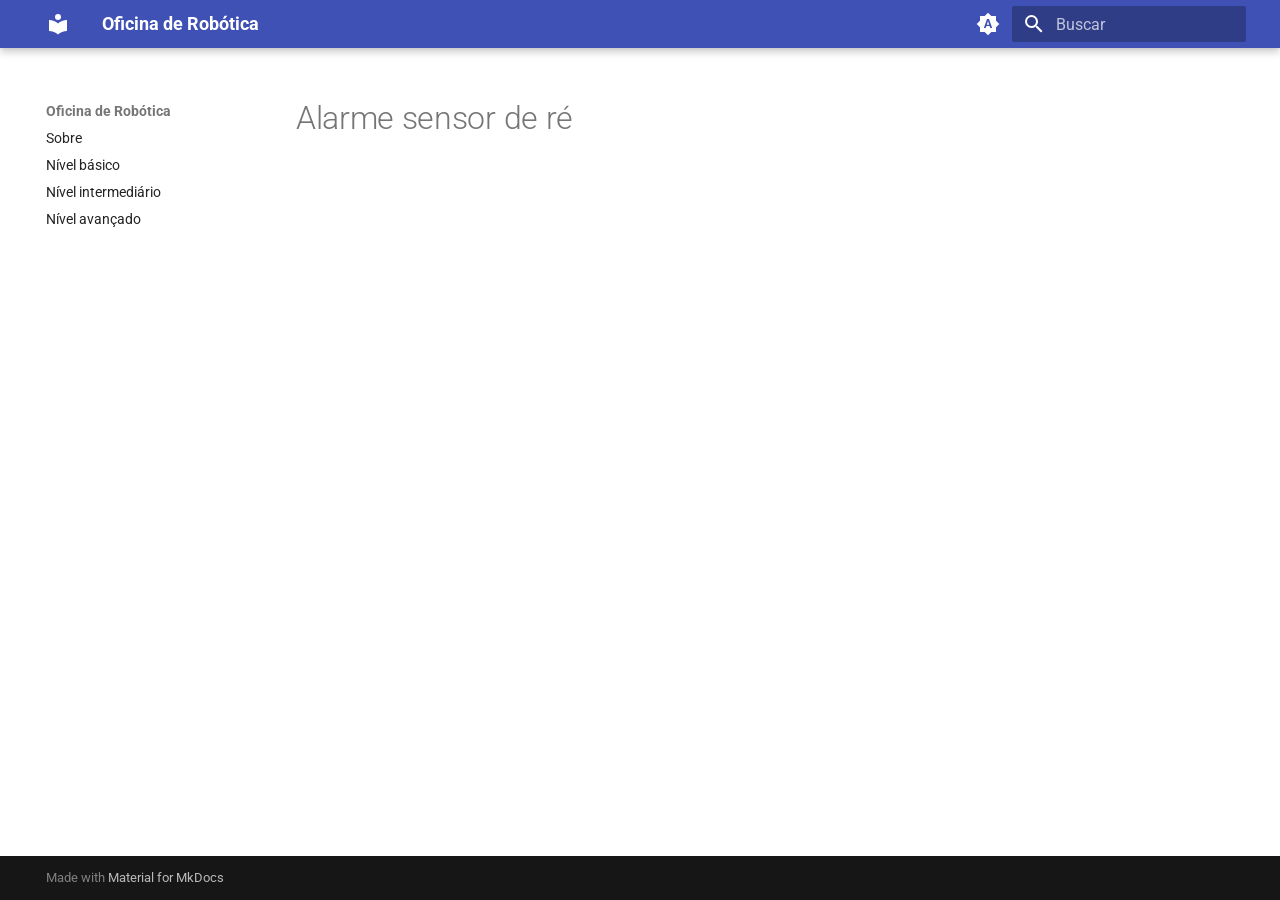
<file: site/paginas_arduino/alarme_sensor/index.html>
<!doctype html>
<html lang="pt" class="no-js">
  <head>
    
      <meta charset="utf-8">
      <meta name="viewport" content="width=device-width,initial-scale=1">
      
      
      
      
      
      
        
      
      
      <link rel="icon" href="../../assets/images/favicon.png">
      <meta name="generator" content="mkdocs-1.6.1, mkdocs-material-9.7.7">
    
    
      
        <title>Alarme sensor de ré - Oficina de Robótica</title>
      
    
    
      <link rel="stylesheet" href="../../assets/stylesheets/main.ec1eaa64.min.css">
      
        
        <link rel="stylesheet" href="../../assets/stylesheets/palette.ab4e12ef.min.css">
      
      


    
    
      
    
    
      
        
        
        <link rel="preconnect" href="https://fonts.gstatic.com" crossorigin>
        <link rel="stylesheet" href="https://fonts.googleapis.com/css?family=Roboto:300,300i,400,400i,700,700i%7CRoboto+Mono:400,400i,700,700i&display=fallback">
        <style>:root{--md-text-font:"Roboto";--md-code-font:"Roboto Mono"}</style>
      
    
    
    <script>__md_scope=new URL("../..",location),__md_hash=e=>[...e].reduce(((e,_)=>(e<<5)-e+_.charCodeAt(0)),0),__md_get=(e,_=localStorage,t=__md_scope)=>JSON.parse(_.getItem(t.pathname+"."+e)),__md_set=(e,_,t=localStorage,a=__md_scope)=>{try{t.setItem(a.pathname+"."+e,JSON.stringify(_))}catch(e){}}</script>
    
      

    
    
  </head>
  
  
    
    
      
    
    
    
    
    <body dir="ltr" data-md-color-scheme="default" data-md-color-primary="indigo" data-md-color-accent="indigo">
  
    
    <input class="md-toggle" data-md-toggle="drawer" type="checkbox" id="__drawer" autocomplete="off">
    <input class="md-toggle" data-md-toggle="search" type="checkbox" id="__search" autocomplete="off">
    <label class="md-overlay" for="__drawer"></label>
    <div data-md-component="skip">
      
        
        <a href="#alarme-sensor-de-re" class="md-skip">
          Pular para conteúdo
        </a>
      
    </div>
    <div data-md-component="announce">
      
    </div>
    
    
      

  

<header class="md-header md-header--shadow" data-md-component="header">
  <nav class="md-header__inner md-grid" aria-label="Cabeçalho">
    <a href="../.." title="Oficina de Robótica" class="md-header__button md-logo" aria-label="Oficina de Robótica" data-md-component="logo">
      
  
  <svg xmlns="http://www.w3.org/2000/svg" viewBox="0 0 24 24"><path d="M12 8a3 3 0 0 0 3-3 3 3 0 0 0-3-3 3 3 0 0 0-3 3 3 3 0 0 0 3 3m0 3.54C9.64 9.35 6.5 8 3 8v11c3.5 0 6.64 1.35 9 3.54 2.36-2.19 5.5-3.54 9-3.54V8c-3.5 0-6.64 1.35-9 3.54"/></svg>

    </a>
    <label class="md-header__button md-icon" for="__drawer">
      
      <svg xmlns="http://www.w3.org/2000/svg" viewBox="0 0 24 24"><path d="M3 6h18v2H3zm0 5h18v2H3zm0 5h18v2H3z"/></svg>
    </label>
    <div class="md-header__title" data-md-component="header-title">
      <div class="md-header__ellipsis">
        <div class="md-header__topic">
          <span class="md-ellipsis">
            Oficina de Robótica
          </span>
        </div>
        <div class="md-header__topic" data-md-component="header-topic">
          <span class="md-ellipsis">
            
              Alarme sensor de ré
            
          </span>
        </div>
      </div>
    </div>
    
      
        <form class="md-header__option" data-md-component="palette">
  
    
    
    
    <input class="md-option" data-md-color-media="(prefers-color-scheme)" data-md-color-scheme="default" data-md-color-primary="indigo" data-md-color-accent="indigo"  aria-label="Modo claro"  type="radio" name="__palette" id="__palette_0">
    
      <label class="md-header__button md-icon" title="Modo claro" for="__palette_1" hidden>
        <svg xmlns="http://www.w3.org/2000/svg" viewBox="0 0 24 24"><path d="m14.3 16-.7-2h-3.2l-.7 2H7.8L11 7h2l3.2 9zM20 8.69V4h-4.69L12 .69 8.69 4H4v4.69L.69 12 4 15.31V20h4.69L12 23.31 15.31 20H20v-4.69L23.31 12zm-9.15 3.96h2.3L12 9z"/></svg>
      </label>
    
  
    
    
    
    <input class="md-option" data-md-color-media="(prefers-color-scheme: light)" data-md-color-scheme="default" data-md-color-primary="indigo" data-md-color-accent="indigo"  aria-label="Modo escuro"  type="radio" name="__palette" id="__palette_1">
    
      <label class="md-header__button md-icon" title="Modo escuro" for="__palette_2" hidden>
        <svg xmlns="http://www.w3.org/2000/svg" viewBox="0 0 24 24"><path d="M12 8a4 4 0 0 0-4 4 4 4 0 0 0 4 4 4 4 0 0 0 4-4 4 4 0 0 0-4-4m0 10a6 6 0 0 1-6-6 6 6 0 0 1 6-6 6 6 0 0 1 6 6 6 6 0 0 1-6 6m8-9.31V4h-4.69L12 .69 8.69 4H4v4.69L.69 12 4 15.31V20h4.69L12 23.31 15.31 20H20v-4.69L23.31 12z"/></svg>
      </label>
    
  
    
    
    
    <input class="md-option" data-md-color-media="(prefers-color-scheme: dark)" data-md-color-scheme="slate" data-md-color-primary="deep-purple" data-md-color-accent="indigo"  aria-label="Modo automático"  type="radio" name="__palette" id="__palette_2">
    
      <label class="md-header__button md-icon" title="Modo automático" for="__palette_0" hidden>
        <svg xmlns="http://www.w3.org/2000/svg" viewBox="0 0 24 24"><path d="M12 18c-.89 0-1.74-.2-2.5-.55C11.56 16.5 13 14.42 13 12s-1.44-4.5-3.5-5.45C10.26 6.2 11.11 6 12 6a6 6 0 0 1 6 6 6 6 0 0 1-6 6m8-9.31V4h-4.69L12 .69 8.69 4H4v4.69L.69 12 4 15.31V20h4.69L12 23.31 15.31 20H20v-4.69L23.31 12z"/></svg>
      </label>
    
  
</form>
      
    
    
      <script>var palette=__md_get("__palette");if(palette&&palette.color){if("(prefers-color-scheme)"===palette.color.media){var media=matchMedia("(prefers-color-scheme: light)"),input=document.querySelector(media.matches?"[data-md-color-media='(prefers-color-scheme: light)']":"[data-md-color-media='(prefers-color-scheme: dark)']");palette.color.media=input.getAttribute("data-md-color-media"),palette.color.scheme=input.getAttribute("data-md-color-scheme"),palette.color.primary=input.getAttribute("data-md-color-primary"),palette.color.accent=input.getAttribute("data-md-color-accent")}for(var[key,value]of Object.entries(palette.color))document.body.setAttribute("data-md-color-"+key,value)}</script>
    
    
    
      
      
        <label class="md-header__button md-icon" for="__search">
          
          <svg xmlns="http://www.w3.org/2000/svg" viewBox="0 0 24 24"><path d="M9.5 3A6.5 6.5 0 0 1 16 9.5c0 1.61-.59 3.09-1.56 4.23l.27.27h.79l5 5-1.5 1.5-5-5v-.79l-.27-.27A6.52 6.52 0 0 1 9.5 16 6.5 6.5 0 0 1 3 9.5 6.5 6.5 0 0 1 9.5 3m0 2C7 5 5 7 5 9.5S7 14 9.5 14 14 12 14 9.5 12 5 9.5 5"/></svg>
        </label>
        <div class="md-search" data-md-component="search" role="dialog">
  <label class="md-search__overlay" for="__search"></label>
  <div class="md-search__inner" role="search">
    <form class="md-search__form" name="search">
      <input type="text" class="md-search__input" name="query" aria-label="Buscar" placeholder="Buscar" autocapitalize="off" autocorrect="off" autocomplete="off" spellcheck="false" data-md-component="search-query" required>
      <label class="md-search__icon md-icon" for="__search">
        
        <svg xmlns="http://www.w3.org/2000/svg" viewBox="0 0 24 24"><path d="M9.5 3A6.5 6.5 0 0 1 16 9.5c0 1.61-.59 3.09-1.56 4.23l.27.27h.79l5 5-1.5 1.5-5-5v-.79l-.27-.27A6.52 6.52 0 0 1 9.5 16 6.5 6.5 0 0 1 3 9.5 6.5 6.5 0 0 1 9.5 3m0 2C7 5 5 7 5 9.5S7 14 9.5 14 14 12 14 9.5 12 5 9.5 5"/></svg>
        
        <svg xmlns="http://www.w3.org/2000/svg" viewBox="0 0 24 24"><path d="M20 11v2H8l5.5 5.5-1.42 1.42L4.16 12l7.92-7.92L13.5 5.5 8 11z"/></svg>
      </label>
      <nav class="md-search__options" aria-label="Pesquisar">
        
        <button type="reset" class="md-search__icon md-icon" title="Limpar" aria-label="Limpar" tabindex="-1">
          
          <svg xmlns="http://www.w3.org/2000/svg" viewBox="0 0 24 24"><path d="M19 6.41 17.59 5 12 10.59 6.41 5 5 6.41 10.59 12 5 17.59 6.41 19 12 13.41 17.59 19 19 17.59 13.41 12z"/></svg>
        </button>
      </nav>
      
    </form>
    <div class="md-search__output">
      <div class="md-search__scrollwrap" tabindex="0" data-md-scrollfix>
        <div class="md-search-result" data-md-component="search-result">
          <div class="md-search-result__meta">
            Inicializando busca
          </div>
          <ol class="md-search-result__list" role="presentation"></ol>
        </div>
      </div>
    </div>
  </div>
</div>
      
    
    
  </nav>
  
</header>
    
    <div class="md-container" data-md-component="container">
      
      
        
          
        
      
      <main class="md-main" data-md-component="main">
        <div class="md-main__inner md-grid">
          
            
              
              <div class="md-sidebar md-sidebar--primary" data-md-component="sidebar" data-md-type="navigation" >
                <div class="md-sidebar__scrollwrap">
                  <div class="md-sidebar__inner">
                    



<nav class="md-nav md-nav--primary" aria-label="Navegação" data-md-level="0">
  <label class="md-nav__title" for="__drawer">
    <a href="../.." title="Oficina de Robótica" class="md-nav__button md-logo" aria-label="Oficina de Robótica" data-md-component="logo">
      
  
  <svg xmlns="http://www.w3.org/2000/svg" viewBox="0 0 24 24"><path d="M12 8a3 3 0 0 0 3-3 3 3 0 0 0-3-3 3 3 0 0 0-3 3 3 3 0 0 0 3 3m0 3.54C9.64 9.35 6.5 8 3 8v11c3.5 0 6.64 1.35 9 3.54 2.36-2.19 5.5-3.54 9-3.54V8c-3.5 0-6.64 1.35-9 3.54"/></svg>

    </a>
    Oficina de Robótica
  </label>
  
  <ul class="md-nav__list" data-md-scrollfix>
    
      
      
  
  
  
  
    <li class="md-nav__item">
      <a href="../.." class="md-nav__link">
        
  
  
  <span class="md-ellipsis">
    
  
    Sobre
  

    
  </span>
  
  

      </a>
    </li>
  

    
      
      
  
  
  
  
    <li class="md-nav__item">
      <a href="../../basic/" class="md-nav__link">
        
  
  
  <span class="md-ellipsis">
    
  
    Nível básico
  

    
  </span>
  
  

      </a>
    </li>
  

    
      
      
  
  
  
  
    <li class="md-nav__item">
      <a href="../../intermediate/" class="md-nav__link">
        
  
  
  <span class="md-ellipsis">
    
  
    Nível intermediário
  

    
  </span>
  
  

      </a>
    </li>
  

    
      
      
  
  
  
  
    <li class="md-nav__item">
      <a href="../../advanced/" class="md-nav__link">
        
  
  
  <span class="md-ellipsis">
    
  
    Nível avançado
  

    
  </span>
  
  

      </a>
    </li>
  

    
  </ul>
</nav>
                  </div>
                </div>
              </div>
            
            
              
              <div class="md-sidebar md-sidebar--secondary" data-md-component="sidebar" data-md-type="toc" >
                <div class="md-sidebar__scrollwrap">
                  <div class="md-sidebar__inner">
                    

<nav class="md-nav md-nav--secondary" aria-label="Índice">
  
  
  
    
  
  
</nav>
                  </div>
                </div>
              </div>
            
          
          
            <div class="md-content" data-md-component="content">
              
              <article class="md-content__inner md-typeset">
                
                  



<h1 id="alarme-sensor-de-re">Alarme sensor de ré</h1>












                
              </article>
            </div>
          
          
<script>var target=document.getElementById(location.hash.slice(1));target&&target.name&&(target.checked=target.name.startsWith("__tabbed_"))</script>
        </div>
        
      </main>
      
        <footer class="md-footer">
  
  <div class="md-footer-meta md-typeset">
    <div class="md-footer-meta__inner md-grid">
      <div class="md-copyright">
  
  
    Made with
    <a href="https://squidfunk.github.io/mkdocs-material/" target="_blank" rel="noopener">
      Material for MkDocs
    </a>
  
</div>
      
    </div>
  </div>
</footer>
      
    </div>
    <div class="md-dialog" data-md-component="dialog">
      <div class="md-dialog__inner md-typeset"></div>
    </div>
    
    
    
      
      
      <script id="__config" type="application/json">{"annotate": null, "base": "../..", "features": ["content.code.copy"], "search": "../../assets/javascripts/workers/search.2c215733.min.js", "tags": null, "translations": {"clipboard.copied": "Copiado para \u00e1rea de transfer\u00eancia", "clipboard.copy": "Copiar para \u00e1rea de transfer\u00eancia", "search.result.more.one": "mais 1 nesta p\u00e1gina", "search.result.more.other": "# mais nesta p\u00e1gina", "search.result.none": "Nenhum documento encontrado", "search.result.one": "1 documento encontrado", "search.result.other": "# documentos encontrados", "search.result.placeholder": "Digite para iniciar a busca", "search.result.term.missing": "Ausente", "select.version": "Selecione a vers\u00e3o"}, "version": null}</script>
    
    
      <script src="../../assets/javascripts/bundle.d7400e89.min.js"></script>
      
    
  </body>
</html>
</file>
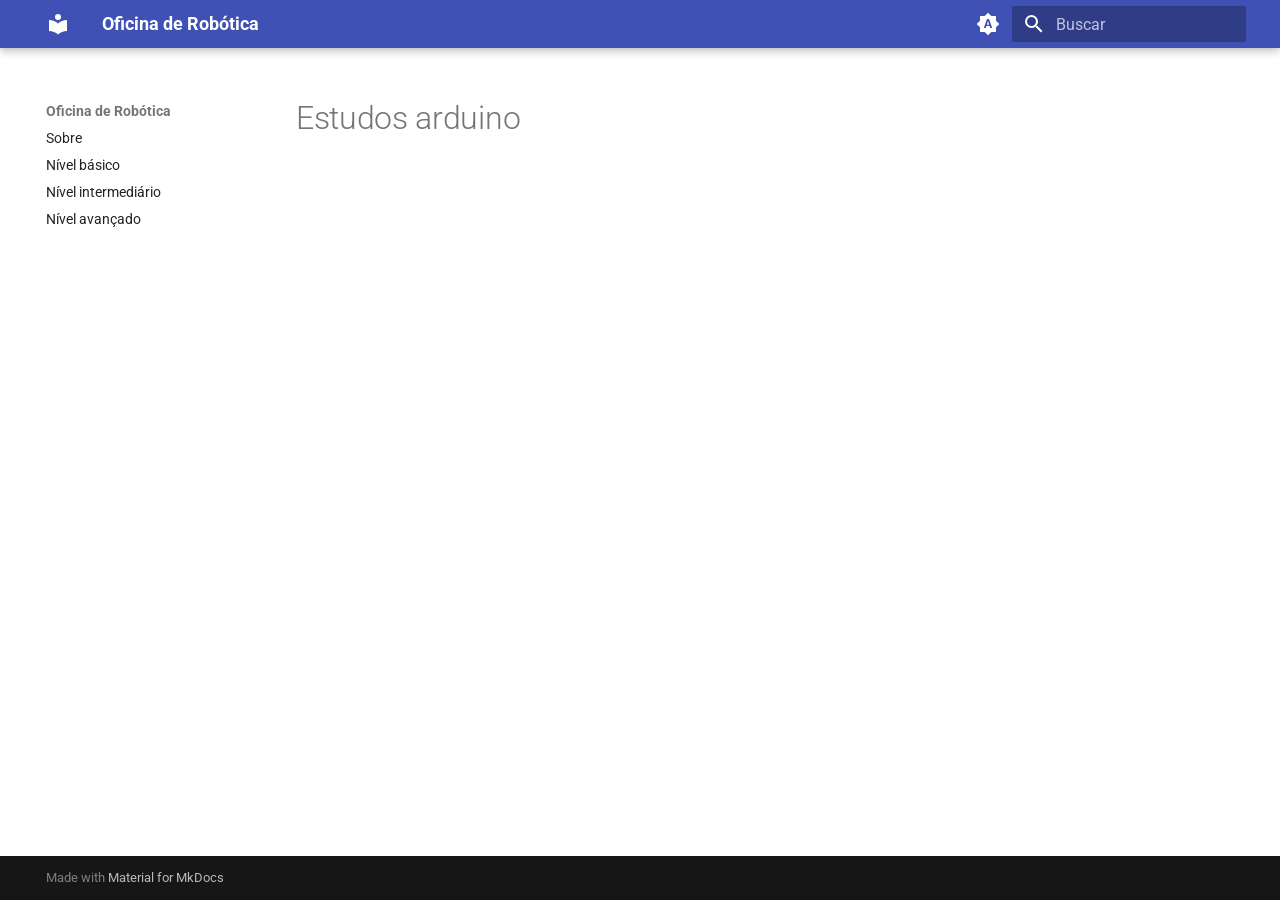
<file: site/paginas_arduino/estudos_arduino/index.html>
<!doctype html>
<html lang="pt" class="no-js">
  <head>
    
      <meta charset="utf-8">
      <meta name="viewport" content="width=device-width,initial-scale=1">
      
      
      
      
      
      
        
      
      
      <link rel="icon" href="../../assets/images/favicon.png">
      <meta name="generator" content="mkdocs-1.6.1, mkdocs-material-9.7.7">
    
    
      
        <title>Estudos arduino - Oficina de Robótica</title>
      
    
    
      <link rel="stylesheet" href="../../assets/stylesheets/main.ec1eaa64.min.css">
      
        
        <link rel="stylesheet" href="../../assets/stylesheets/palette.ab4e12ef.min.css">
      
      


    
    
      
    
    
      
        
        
        <link rel="preconnect" href="https://fonts.gstatic.com" crossorigin>
        <link rel="stylesheet" href="https://fonts.googleapis.com/css?family=Roboto:300,300i,400,400i,700,700i%7CRoboto+Mono:400,400i,700,700i&display=fallback">
        <style>:root{--md-text-font:"Roboto";--md-code-font:"Roboto Mono"}</style>
      
    
    
    <script>__md_scope=new URL("../..",location),__md_hash=e=>[...e].reduce(((e,_)=>(e<<5)-e+_.charCodeAt(0)),0),__md_get=(e,_=localStorage,t=__md_scope)=>JSON.parse(_.getItem(t.pathname+"."+e)),__md_set=(e,_,t=localStorage,a=__md_scope)=>{try{t.setItem(a.pathname+"."+e,JSON.stringify(_))}catch(e){}}</script>
    
      

    
    
  </head>
  
  
    
    
      
    
    
    
    
    <body dir="ltr" data-md-color-scheme="default" data-md-color-primary="indigo" data-md-color-accent="indigo">
  
    
    <input class="md-toggle" data-md-toggle="drawer" type="checkbox" id="__drawer" autocomplete="off">
    <input class="md-toggle" data-md-toggle="search" type="checkbox" id="__search" autocomplete="off">
    <label class="md-overlay" for="__drawer"></label>
    <div data-md-component="skip">
      
    </div>
    <div data-md-component="announce">
      
    </div>
    
    
      

  

<header class="md-header md-header--shadow" data-md-component="header">
  <nav class="md-header__inner md-grid" aria-label="Cabeçalho">
    <a href="../.." title="Oficina de Robótica" class="md-header__button md-logo" aria-label="Oficina de Robótica" data-md-component="logo">
      
  
  <svg xmlns="http://www.w3.org/2000/svg" viewBox="0 0 24 24"><path d="M12 8a3 3 0 0 0 3-3 3 3 0 0 0-3-3 3 3 0 0 0-3 3 3 3 0 0 0 3 3m0 3.54C9.64 9.35 6.5 8 3 8v11c3.5 0 6.64 1.35 9 3.54 2.36-2.19 5.5-3.54 9-3.54V8c-3.5 0-6.64 1.35-9 3.54"/></svg>

    </a>
    <label class="md-header__button md-icon" for="__drawer">
      
      <svg xmlns="http://www.w3.org/2000/svg" viewBox="0 0 24 24"><path d="M3 6h18v2H3zm0 5h18v2H3zm0 5h18v2H3z"/></svg>
    </label>
    <div class="md-header__title" data-md-component="header-title">
      <div class="md-header__ellipsis">
        <div class="md-header__topic">
          <span class="md-ellipsis">
            Oficina de Robótica
          </span>
        </div>
        <div class="md-header__topic" data-md-component="header-topic">
          <span class="md-ellipsis">
            
              Estudos arduino
            
          </span>
        </div>
      </div>
    </div>
    
      
        <form class="md-header__option" data-md-component="palette">
  
    
    
    
    <input class="md-option" data-md-color-media="(prefers-color-scheme)" data-md-color-scheme="default" data-md-color-primary="indigo" data-md-color-accent="indigo"  aria-label="Modo claro"  type="radio" name="__palette" id="__palette_0">
    
      <label class="md-header__button md-icon" title="Modo claro" for="__palette_1" hidden>
        <svg xmlns="http://www.w3.org/2000/svg" viewBox="0 0 24 24"><path d="m14.3 16-.7-2h-3.2l-.7 2H7.8L11 7h2l3.2 9zM20 8.69V4h-4.69L12 .69 8.69 4H4v4.69L.69 12 4 15.31V20h4.69L12 23.31 15.31 20H20v-4.69L23.31 12zm-9.15 3.96h2.3L12 9z"/></svg>
      </label>
    
  
    
    
    
    <input class="md-option" data-md-color-media="(prefers-color-scheme: light)" data-md-color-scheme="default" data-md-color-primary="indigo" data-md-color-accent="indigo"  aria-label="Modo escuro"  type="radio" name="__palette" id="__palette_1">
    
      <label class="md-header__button md-icon" title="Modo escuro" for="__palette_2" hidden>
        <svg xmlns="http://www.w3.org/2000/svg" viewBox="0 0 24 24"><path d="M12 8a4 4 0 0 0-4 4 4 4 0 0 0 4 4 4 4 0 0 0 4-4 4 4 0 0 0-4-4m0 10a6 6 0 0 1-6-6 6 6 0 0 1 6-6 6 6 0 0 1 6 6 6 6 0 0 1-6 6m8-9.31V4h-4.69L12 .69 8.69 4H4v4.69L.69 12 4 15.31V20h4.69L12 23.31 15.31 20H20v-4.69L23.31 12z"/></svg>
      </label>
    
  
    
    
    
    <input class="md-option" data-md-color-media="(prefers-color-scheme: dark)" data-md-color-scheme="slate" data-md-color-primary="deep-purple" data-md-color-accent="indigo"  aria-label="Modo automático"  type="radio" name="__palette" id="__palette_2">
    
      <label class="md-header__button md-icon" title="Modo automático" for="__palette_0" hidden>
        <svg xmlns="http://www.w3.org/2000/svg" viewBox="0 0 24 24"><path d="M12 18c-.89 0-1.74-.2-2.5-.55C11.56 16.5 13 14.42 13 12s-1.44-4.5-3.5-5.45C10.26 6.2 11.11 6 12 6a6 6 0 0 1 6 6 6 6 0 0 1-6 6m8-9.31V4h-4.69L12 .69 8.69 4H4v4.69L.69 12 4 15.31V20h4.69L12 23.31 15.31 20H20v-4.69L23.31 12z"/></svg>
      </label>
    
  
</form>
      
    
    
      <script>var palette=__md_get("__palette");if(palette&&palette.color){if("(prefers-color-scheme)"===palette.color.media){var media=matchMedia("(prefers-color-scheme: light)"),input=document.querySelector(media.matches?"[data-md-color-media='(prefers-color-scheme: light)']":"[data-md-color-media='(prefers-color-scheme: dark)']");palette.color.media=input.getAttribute("data-md-color-media"),palette.color.scheme=input.getAttribute("data-md-color-scheme"),palette.color.primary=input.getAttribute("data-md-color-primary"),palette.color.accent=input.getAttribute("data-md-color-accent")}for(var[key,value]of Object.entries(palette.color))document.body.setAttribute("data-md-color-"+key,value)}</script>
    
    
    
      
      
        <label class="md-header__button md-icon" for="__search">
          
          <svg xmlns="http://www.w3.org/2000/svg" viewBox="0 0 24 24"><path d="M9.5 3A6.5 6.5 0 0 1 16 9.5c0 1.61-.59 3.09-1.56 4.23l.27.27h.79l5 5-1.5 1.5-5-5v-.79l-.27-.27A6.52 6.52 0 0 1 9.5 16 6.5 6.5 0 0 1 3 9.5 6.5 6.5 0 0 1 9.5 3m0 2C7 5 5 7 5 9.5S7 14 9.5 14 14 12 14 9.5 12 5 9.5 5"/></svg>
        </label>
        <div class="md-search" data-md-component="search" role="dialog">
  <label class="md-search__overlay" for="__search"></label>
  <div class="md-search__inner" role="search">
    <form class="md-search__form" name="search">
      <input type="text" class="md-search__input" name="query" aria-label="Buscar" placeholder="Buscar" autocapitalize="off" autocorrect="off" autocomplete="off" spellcheck="false" data-md-component="search-query" required>
      <label class="md-search__icon md-icon" for="__search">
        
        <svg xmlns="http://www.w3.org/2000/svg" viewBox="0 0 24 24"><path d="M9.5 3A6.5 6.5 0 0 1 16 9.5c0 1.61-.59 3.09-1.56 4.23l.27.27h.79l5 5-1.5 1.5-5-5v-.79l-.27-.27A6.52 6.52 0 0 1 9.5 16 6.5 6.5 0 0 1 3 9.5 6.5 6.5 0 0 1 9.5 3m0 2C7 5 5 7 5 9.5S7 14 9.5 14 14 12 14 9.5 12 5 9.5 5"/></svg>
        
        <svg xmlns="http://www.w3.org/2000/svg" viewBox="0 0 24 24"><path d="M20 11v2H8l5.5 5.5-1.42 1.42L4.16 12l7.92-7.92L13.5 5.5 8 11z"/></svg>
      </label>
      <nav class="md-search__options" aria-label="Pesquisar">
        
        <button type="reset" class="md-search__icon md-icon" title="Limpar" aria-label="Limpar" tabindex="-1">
          
          <svg xmlns="http://www.w3.org/2000/svg" viewBox="0 0 24 24"><path d="M19 6.41 17.59 5 12 10.59 6.41 5 5 6.41 10.59 12 5 17.59 6.41 19 12 13.41 17.59 19 19 17.59 13.41 12z"/></svg>
        </button>
      </nav>
      
    </form>
    <div class="md-search__output">
      <div class="md-search__scrollwrap" tabindex="0" data-md-scrollfix>
        <div class="md-search-result" data-md-component="search-result">
          <div class="md-search-result__meta">
            Inicializando busca
          </div>
          <ol class="md-search-result__list" role="presentation"></ol>
        </div>
      </div>
    </div>
  </div>
</div>
      
    
    
  </nav>
  
</header>
    
    <div class="md-container" data-md-component="container">
      
      
        
          
        
      
      <main class="md-main" data-md-component="main">
        <div class="md-main__inner md-grid">
          
            
              
              <div class="md-sidebar md-sidebar--primary" data-md-component="sidebar" data-md-type="navigation" >
                <div class="md-sidebar__scrollwrap">
                  <div class="md-sidebar__inner">
                    



<nav class="md-nav md-nav--primary" aria-label="Navegação" data-md-level="0">
  <label class="md-nav__title" for="__drawer">
    <a href="../.." title="Oficina de Robótica" class="md-nav__button md-logo" aria-label="Oficina de Robótica" data-md-component="logo">
      
  
  <svg xmlns="http://www.w3.org/2000/svg" viewBox="0 0 24 24"><path d="M12 8a3 3 0 0 0 3-3 3 3 0 0 0-3-3 3 3 0 0 0-3 3 3 3 0 0 0 3 3m0 3.54C9.64 9.35 6.5 8 3 8v11c3.5 0 6.64 1.35 9 3.54 2.36-2.19 5.5-3.54 9-3.54V8c-3.5 0-6.64 1.35-9 3.54"/></svg>

    </a>
    Oficina de Robótica
  </label>
  
  <ul class="md-nav__list" data-md-scrollfix>
    
      
      
  
  
  
  
    <li class="md-nav__item">
      <a href="../.." class="md-nav__link">
        
  
  
  <span class="md-ellipsis">
    
  
    Sobre
  

    
  </span>
  
  

      </a>
    </li>
  

    
      
      
  
  
  
  
    <li class="md-nav__item">
      <a href="../../basic/" class="md-nav__link">
        
  
  
  <span class="md-ellipsis">
    
  
    Nível básico
  

    
  </span>
  
  

      </a>
    </li>
  

    
      
      
  
  
  
  
    <li class="md-nav__item">
      <a href="../../intermediate/" class="md-nav__link">
        
  
  
  <span class="md-ellipsis">
    
  
    Nível intermediário
  

    
  </span>
  
  

      </a>
    </li>
  

    
      
      
  
  
  
  
    <li class="md-nav__item">
      <a href="../../advanced/" class="md-nav__link">
        
  
  
  <span class="md-ellipsis">
    
  
    Nível avançado
  

    
  </span>
  
  

      </a>
    </li>
  

    
  </ul>
</nav>
                  </div>
                </div>
              </div>
            
            
              
              <div class="md-sidebar md-sidebar--secondary" data-md-component="sidebar" data-md-type="toc" >
                <div class="md-sidebar__scrollwrap">
                  <div class="md-sidebar__inner">
                    

<nav class="md-nav md-nav--secondary" aria-label="Índice">
  
  
  
  
</nav>
                  </div>
                </div>
              </div>
            
          
          
            <div class="md-content" data-md-component="content">
              
              <article class="md-content__inner md-typeset">
                
                  



  <h1>Estudos arduino</h1>














                
              </article>
            </div>
          
          
<script>var target=document.getElementById(location.hash.slice(1));target&&target.name&&(target.checked=target.name.startsWith("__tabbed_"))</script>
        </div>
        
      </main>
      
        <footer class="md-footer">
  
  <div class="md-footer-meta md-typeset">
    <div class="md-footer-meta__inner md-grid">
      <div class="md-copyright">
  
  
    Made with
    <a href="https://squidfunk.github.io/mkdocs-material/" target="_blank" rel="noopener">
      Material for MkDocs
    </a>
  
</div>
      
    </div>
  </div>
</footer>
      
    </div>
    <div class="md-dialog" data-md-component="dialog">
      <div class="md-dialog__inner md-typeset"></div>
    </div>
    
    
    
      
      
      <script id="__config" type="application/json">{"annotate": null, "base": "../..", "features": ["content.code.copy"], "search": "../../assets/javascripts/workers/search.2c215733.min.js", "tags": null, "translations": {"clipboard.copied": "Copiado para \u00e1rea de transfer\u00eancia", "clipboard.copy": "Copiar para \u00e1rea de transfer\u00eancia", "search.result.more.one": "mais 1 nesta p\u00e1gina", "search.result.more.other": "# mais nesta p\u00e1gina", "search.result.none": "Nenhum documento encontrado", "search.result.one": "1 documento encontrado", "search.result.other": "# documentos encontrados", "search.result.placeholder": "Digite para iniciar a busca", "search.result.term.missing": "Ausente", "select.version": "Selecione a vers\u00e3o"}, "version": null}</script>
    
    
      <script src="../../assets/javascripts/bundle.d7400e89.min.js"></script>
      
    
  </body>
</html>
</file>
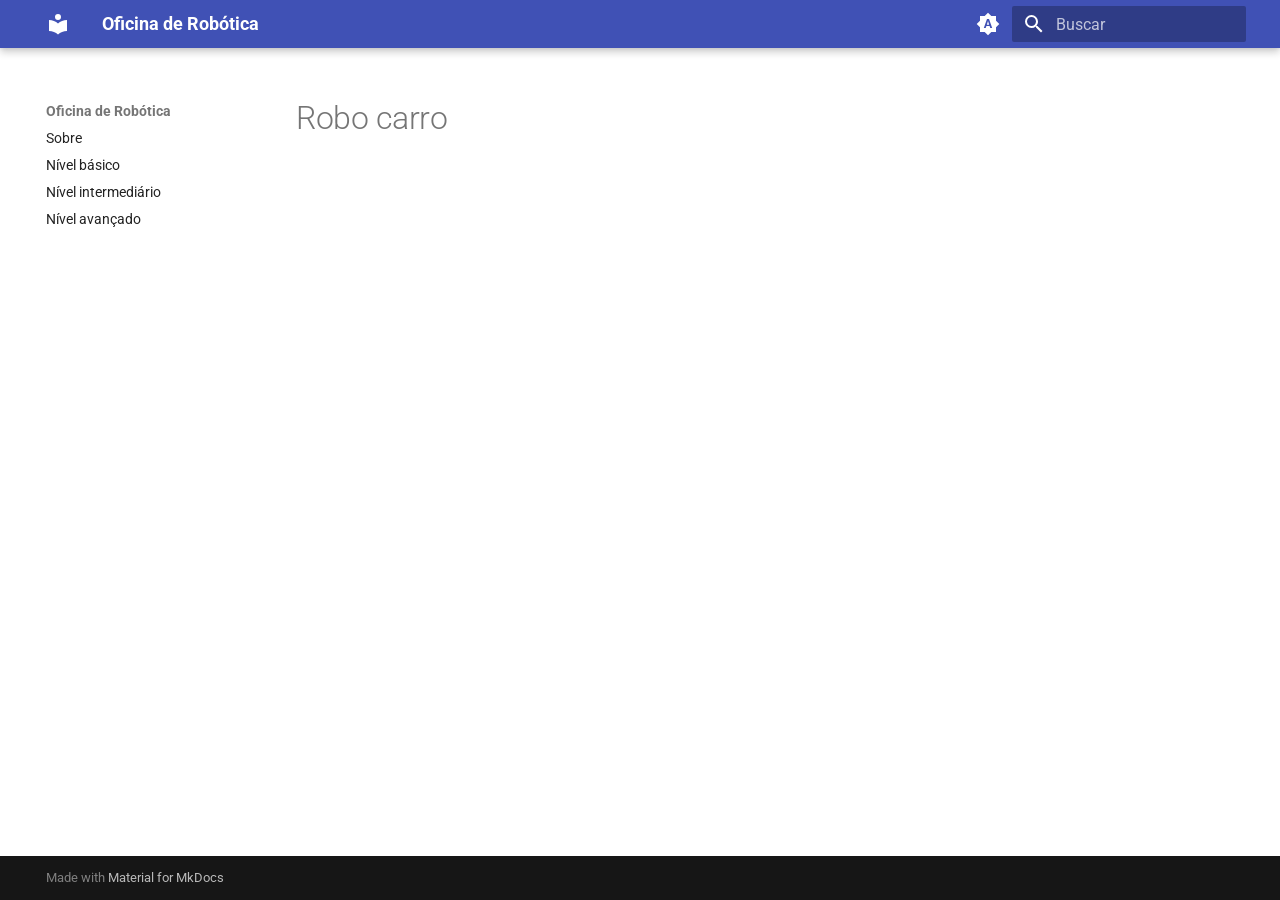
<file: site/paginas_arduino/robo_carro/index.html>
<!doctype html>
<html lang="pt" class="no-js">
  <head>
    
      <meta charset="utf-8">
      <meta name="viewport" content="width=device-width,initial-scale=1">
      
      
      
      
      
      
        
      
      
      <link rel="icon" href="../../assets/images/favicon.png">
      <meta name="generator" content="mkdocs-1.6.1, mkdocs-material-9.7.7">
    
    
      
        <title>Robo carro - Oficina de Robótica</title>
      
    
    
      <link rel="stylesheet" href="../../assets/stylesheets/main.ec1eaa64.min.css">
      
        
        <link rel="stylesheet" href="../../assets/stylesheets/palette.ab4e12ef.min.css">
      
      


    
    
      
    
    
      
        
        
        <link rel="preconnect" href="https://fonts.gstatic.com" crossorigin>
        <link rel="stylesheet" href="https://fonts.googleapis.com/css?family=Roboto:300,300i,400,400i,700,700i%7CRoboto+Mono:400,400i,700,700i&display=fallback">
        <style>:root{--md-text-font:"Roboto";--md-code-font:"Roboto Mono"}</style>
      
    
    
    <script>__md_scope=new URL("../..",location),__md_hash=e=>[...e].reduce(((e,_)=>(e<<5)-e+_.charCodeAt(0)),0),__md_get=(e,_=localStorage,t=__md_scope)=>JSON.parse(_.getItem(t.pathname+"."+e)),__md_set=(e,_,t=localStorage,a=__md_scope)=>{try{t.setItem(a.pathname+"."+e,JSON.stringify(_))}catch(e){}}</script>
    
      

    
    
  </head>
  
  
    
    
      
    
    
    
    
    <body dir="ltr" data-md-color-scheme="default" data-md-color-primary="indigo" data-md-color-accent="indigo">
  
    
    <input class="md-toggle" data-md-toggle="drawer" type="checkbox" id="__drawer" autocomplete="off">
    <input class="md-toggle" data-md-toggle="search" type="checkbox" id="__search" autocomplete="off">
    <label class="md-overlay" for="__drawer"></label>
    <div data-md-component="skip">
      
    </div>
    <div data-md-component="announce">
      
    </div>
    
    
      

  

<header class="md-header md-header--shadow" data-md-component="header">
  <nav class="md-header__inner md-grid" aria-label="Cabeçalho">
    <a href="../.." title="Oficina de Robótica" class="md-header__button md-logo" aria-label="Oficina de Robótica" data-md-component="logo">
      
  
  <svg xmlns="http://www.w3.org/2000/svg" viewBox="0 0 24 24"><path d="M12 8a3 3 0 0 0 3-3 3 3 0 0 0-3-3 3 3 0 0 0-3 3 3 3 0 0 0 3 3m0 3.54C9.64 9.35 6.5 8 3 8v11c3.5 0 6.64 1.35 9 3.54 2.36-2.19 5.5-3.54 9-3.54V8c-3.5 0-6.64 1.35-9 3.54"/></svg>

    </a>
    <label class="md-header__button md-icon" for="__drawer">
      
      <svg xmlns="http://www.w3.org/2000/svg" viewBox="0 0 24 24"><path d="M3 6h18v2H3zm0 5h18v2H3zm0 5h18v2H3z"/></svg>
    </label>
    <div class="md-header__title" data-md-component="header-title">
      <div class="md-header__ellipsis">
        <div class="md-header__topic">
          <span class="md-ellipsis">
            Oficina de Robótica
          </span>
        </div>
        <div class="md-header__topic" data-md-component="header-topic">
          <span class="md-ellipsis">
            
              Robo carro
            
          </span>
        </div>
      </div>
    </div>
    
      
        <form class="md-header__option" data-md-component="palette">
  
    
    
    
    <input class="md-option" data-md-color-media="(prefers-color-scheme)" data-md-color-scheme="default" data-md-color-primary="indigo" data-md-color-accent="indigo"  aria-label="Modo claro"  type="radio" name="__palette" id="__palette_0">
    
      <label class="md-header__button md-icon" title="Modo claro" for="__palette_1" hidden>
        <svg xmlns="http://www.w3.org/2000/svg" viewBox="0 0 24 24"><path d="m14.3 16-.7-2h-3.2l-.7 2H7.8L11 7h2l3.2 9zM20 8.69V4h-4.69L12 .69 8.69 4H4v4.69L.69 12 4 15.31V20h4.69L12 23.31 15.31 20H20v-4.69L23.31 12zm-9.15 3.96h2.3L12 9z"/></svg>
      </label>
    
  
    
    
    
    <input class="md-option" data-md-color-media="(prefers-color-scheme: light)" data-md-color-scheme="default" data-md-color-primary="indigo" data-md-color-accent="indigo"  aria-label="Modo escuro"  type="radio" name="__palette" id="__palette_1">
    
      <label class="md-header__button md-icon" title="Modo escuro" for="__palette_2" hidden>
        <svg xmlns="http://www.w3.org/2000/svg" viewBox="0 0 24 24"><path d="M12 8a4 4 0 0 0-4 4 4 4 0 0 0 4 4 4 4 0 0 0 4-4 4 4 0 0 0-4-4m0 10a6 6 0 0 1-6-6 6 6 0 0 1 6-6 6 6 0 0 1 6 6 6 6 0 0 1-6 6m8-9.31V4h-4.69L12 .69 8.69 4H4v4.69L.69 12 4 15.31V20h4.69L12 23.31 15.31 20H20v-4.69L23.31 12z"/></svg>
      </label>
    
  
    
    
    
    <input class="md-option" data-md-color-media="(prefers-color-scheme: dark)" data-md-color-scheme="slate" data-md-color-primary="deep-purple" data-md-color-accent="indigo"  aria-label="Modo automático"  type="radio" name="__palette" id="__palette_2">
    
      <label class="md-header__button md-icon" title="Modo automático" for="__palette_0" hidden>
        <svg xmlns="http://www.w3.org/2000/svg" viewBox="0 0 24 24"><path d="M12 18c-.89 0-1.74-.2-2.5-.55C11.56 16.5 13 14.42 13 12s-1.44-4.5-3.5-5.45C10.26 6.2 11.11 6 12 6a6 6 0 0 1 6 6 6 6 0 0 1-6 6m8-9.31V4h-4.69L12 .69 8.69 4H4v4.69L.69 12 4 15.31V20h4.69L12 23.31 15.31 20H20v-4.69L23.31 12z"/></svg>
      </label>
    
  
</form>
      
    
    
      <script>var palette=__md_get("__palette");if(palette&&palette.color){if("(prefers-color-scheme)"===palette.color.media){var media=matchMedia("(prefers-color-scheme: light)"),input=document.querySelector(media.matches?"[data-md-color-media='(prefers-color-scheme: light)']":"[data-md-color-media='(prefers-color-scheme: dark)']");palette.color.media=input.getAttribute("data-md-color-media"),palette.color.scheme=input.getAttribute("data-md-color-scheme"),palette.color.primary=input.getAttribute("data-md-color-primary"),palette.color.accent=input.getAttribute("data-md-color-accent")}for(var[key,value]of Object.entries(palette.color))document.body.setAttribute("data-md-color-"+key,value)}</script>
    
    
    
      
      
        <label class="md-header__button md-icon" for="__search">
          
          <svg xmlns="http://www.w3.org/2000/svg" viewBox="0 0 24 24"><path d="M9.5 3A6.5 6.5 0 0 1 16 9.5c0 1.61-.59 3.09-1.56 4.23l.27.27h.79l5 5-1.5 1.5-5-5v-.79l-.27-.27A6.52 6.52 0 0 1 9.5 16 6.5 6.5 0 0 1 3 9.5 6.5 6.5 0 0 1 9.5 3m0 2C7 5 5 7 5 9.5S7 14 9.5 14 14 12 14 9.5 12 5 9.5 5"/></svg>
        </label>
        <div class="md-search" data-md-component="search" role="dialog">
  <label class="md-search__overlay" for="__search"></label>
  <div class="md-search__inner" role="search">
    <form class="md-search__form" name="search">
      <input type="text" class="md-search__input" name="query" aria-label="Buscar" placeholder="Buscar" autocapitalize="off" autocorrect="off" autocomplete="off" spellcheck="false" data-md-component="search-query" required>
      <label class="md-search__icon md-icon" for="__search">
        
        <svg xmlns="http://www.w3.org/2000/svg" viewBox="0 0 24 24"><path d="M9.5 3A6.5 6.5 0 0 1 16 9.5c0 1.61-.59 3.09-1.56 4.23l.27.27h.79l5 5-1.5 1.5-5-5v-.79l-.27-.27A6.52 6.52 0 0 1 9.5 16 6.5 6.5 0 0 1 3 9.5 6.5 6.5 0 0 1 9.5 3m0 2C7 5 5 7 5 9.5S7 14 9.5 14 14 12 14 9.5 12 5 9.5 5"/></svg>
        
        <svg xmlns="http://www.w3.org/2000/svg" viewBox="0 0 24 24"><path d="M20 11v2H8l5.5 5.5-1.42 1.42L4.16 12l7.92-7.92L13.5 5.5 8 11z"/></svg>
      </label>
      <nav class="md-search__options" aria-label="Pesquisar">
        
        <button type="reset" class="md-search__icon md-icon" title="Limpar" aria-label="Limpar" tabindex="-1">
          
          <svg xmlns="http://www.w3.org/2000/svg" viewBox="0 0 24 24"><path d="M19 6.41 17.59 5 12 10.59 6.41 5 5 6.41 10.59 12 5 17.59 6.41 19 12 13.41 17.59 19 19 17.59 13.41 12z"/></svg>
        </button>
      </nav>
      
    </form>
    <div class="md-search__output">
      <div class="md-search__scrollwrap" tabindex="0" data-md-scrollfix>
        <div class="md-search-result" data-md-component="search-result">
          <div class="md-search-result__meta">
            Inicializando busca
          </div>
          <ol class="md-search-result__list" role="presentation"></ol>
        </div>
      </div>
    </div>
  </div>
</div>
      
    
    
  </nav>
  
</header>
    
    <div class="md-container" data-md-component="container">
      
      
        
          
        
      
      <main class="md-main" data-md-component="main">
        <div class="md-main__inner md-grid">
          
            
              
              <div class="md-sidebar md-sidebar--primary" data-md-component="sidebar" data-md-type="navigation" >
                <div class="md-sidebar__scrollwrap">
                  <div class="md-sidebar__inner">
                    



<nav class="md-nav md-nav--primary" aria-label="Navegação" data-md-level="0">
  <label class="md-nav__title" for="__drawer">
    <a href="../.." title="Oficina de Robótica" class="md-nav__button md-logo" aria-label="Oficina de Robótica" data-md-component="logo">
      
  
  <svg xmlns="http://www.w3.org/2000/svg" viewBox="0 0 24 24"><path d="M12 8a3 3 0 0 0 3-3 3 3 0 0 0-3-3 3 3 0 0 0-3 3 3 3 0 0 0 3 3m0 3.54C9.64 9.35 6.5 8 3 8v11c3.5 0 6.64 1.35 9 3.54 2.36-2.19 5.5-3.54 9-3.54V8c-3.5 0-6.64 1.35-9 3.54"/></svg>

    </a>
    Oficina de Robótica
  </label>
  
  <ul class="md-nav__list" data-md-scrollfix>
    
      
      
  
  
  
  
    <li class="md-nav__item">
      <a href="../.." class="md-nav__link">
        
  
  
  <span class="md-ellipsis">
    
  
    Sobre
  

    
  </span>
  
  

      </a>
    </li>
  

    
      
      
  
  
  
  
    <li class="md-nav__item">
      <a href="../../basic/" class="md-nav__link">
        
  
  
  <span class="md-ellipsis">
    
  
    Nível básico
  

    
  </span>
  
  

      </a>
    </li>
  

    
      
      
  
  
  
  
    <li class="md-nav__item">
      <a href="../../intermediate/" class="md-nav__link">
        
  
  
  <span class="md-ellipsis">
    
  
    Nível intermediário
  

    
  </span>
  
  

      </a>
    </li>
  

    
      
      
  
  
  
  
    <li class="md-nav__item">
      <a href="../../advanced/" class="md-nav__link">
        
  
  
  <span class="md-ellipsis">
    
  
    Nível avançado
  

    
  </span>
  
  

      </a>
    </li>
  

    
  </ul>
</nav>
                  </div>
                </div>
              </div>
            
            
              
              <div class="md-sidebar md-sidebar--secondary" data-md-component="sidebar" data-md-type="toc" >
                <div class="md-sidebar__scrollwrap">
                  <div class="md-sidebar__inner">
                    

<nav class="md-nav md-nav--secondary" aria-label="Índice">
  
  
  
  
</nav>
                  </div>
                </div>
              </div>
            
          
          
            <div class="md-content" data-md-component="content">
              
              <article class="md-content__inner md-typeset">
                
                  



  <h1>Robo carro</h1>














                
              </article>
            </div>
          
          
<script>var target=document.getElementById(location.hash.slice(1));target&&target.name&&(target.checked=target.name.startsWith("__tabbed_"))</script>
        </div>
        
      </main>
      
        <footer class="md-footer">
  
  <div class="md-footer-meta md-typeset">
    <div class="md-footer-meta__inner md-grid">
      <div class="md-copyright">
  
  
    Made with
    <a href="https://squidfunk.github.io/mkdocs-material/" target="_blank" rel="noopener">
      Material for MkDocs
    </a>
  
</div>
      
    </div>
  </div>
</footer>
      
    </div>
    <div class="md-dialog" data-md-component="dialog">
      <div class="md-dialog__inner md-typeset"></div>
    </div>
    
    
    
      
      
      <script id="__config" type="application/json">{"annotate": null, "base": "../..", "features": ["content.code.copy"], "search": "../../assets/javascripts/workers/search.2c215733.min.js", "tags": null, "translations": {"clipboard.copied": "Copiado para \u00e1rea de transfer\u00eancia", "clipboard.copy": "Copiar para \u00e1rea de transfer\u00eancia", "search.result.more.one": "mais 1 nesta p\u00e1gina", "search.result.more.other": "# mais nesta p\u00e1gina", "search.result.none": "Nenhum documento encontrado", "search.result.one": "1 documento encontrado", "search.result.other": "# documentos encontrados", "search.result.placeholder": "Digite para iniciar a busca", "search.result.term.missing": "Ausente", "select.version": "Selecione a vers\u00e3o"}, "version": null}</script>
    
    
      <script src="../../assets/javascripts/bundle.d7400e89.min.js"></script>
      
    
  </body>
</html>
</file>
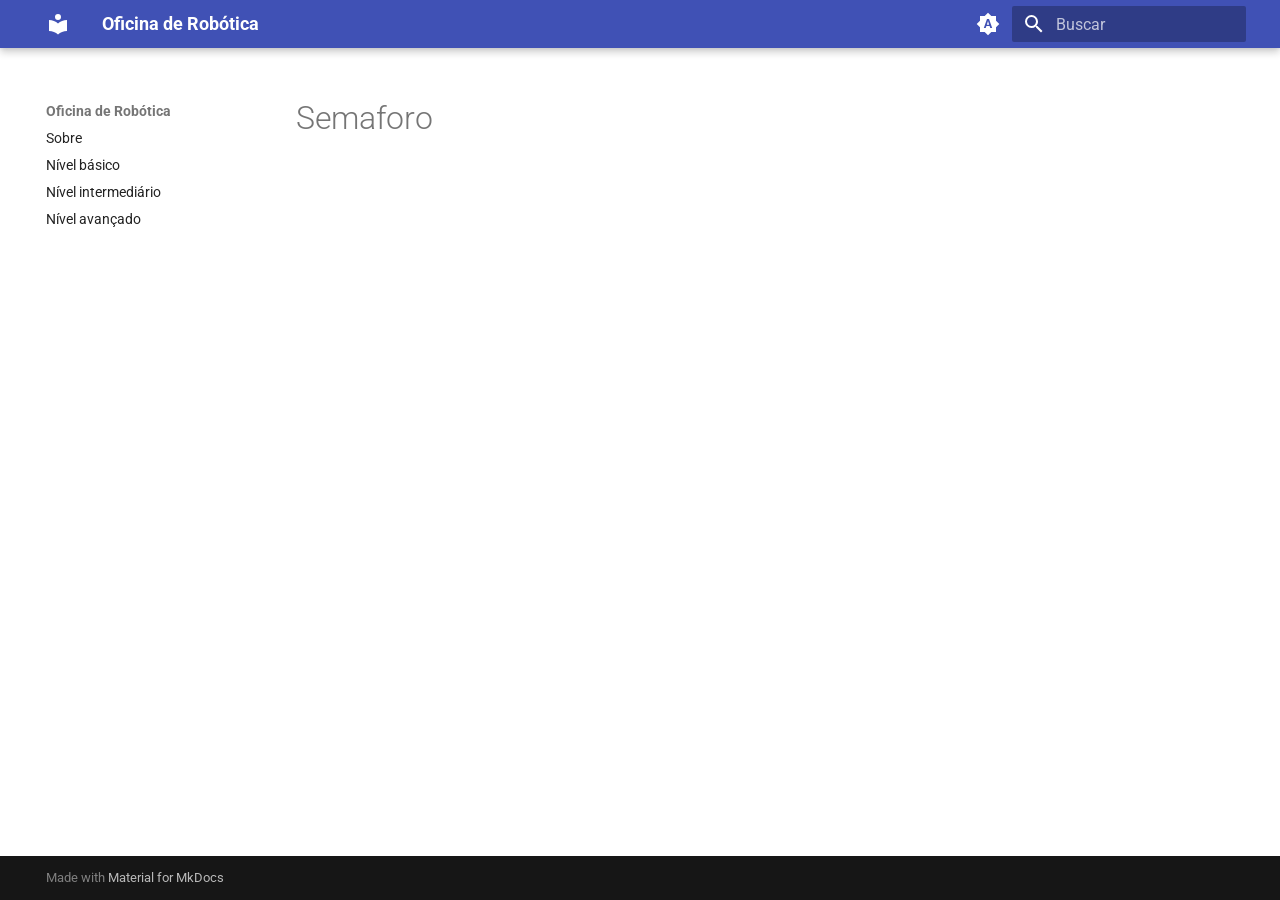
<file: site/paginas_arduino/semaforo/index.html>
<!doctype html>
<html lang="pt" class="no-js">
  <head>
    
      <meta charset="utf-8">
      <meta name="viewport" content="width=device-width,initial-scale=1">
      
      
      
      
      
      
        
      
      
      <link rel="icon" href="../../assets/images/favicon.png">
      <meta name="generator" content="mkdocs-1.6.1, mkdocs-material-9.7.7">
    
    
      
        <title>Semaforo - Oficina de Robótica</title>
      
    
    
      <link rel="stylesheet" href="../../assets/stylesheets/main.ec1eaa64.min.css">
      
        
        <link rel="stylesheet" href="../../assets/stylesheets/palette.ab4e12ef.min.css">
      
      


    
    
      
    
    
      
        
        
        <link rel="preconnect" href="https://fonts.gstatic.com" crossorigin>
        <link rel="stylesheet" href="https://fonts.googleapis.com/css?family=Roboto:300,300i,400,400i,700,700i%7CRoboto+Mono:400,400i,700,700i&display=fallback">
        <style>:root{--md-text-font:"Roboto";--md-code-font:"Roboto Mono"}</style>
      
    
    
    <script>__md_scope=new URL("../..",location),__md_hash=e=>[...e].reduce(((e,_)=>(e<<5)-e+_.charCodeAt(0)),0),__md_get=(e,_=localStorage,t=__md_scope)=>JSON.parse(_.getItem(t.pathname+"."+e)),__md_set=(e,_,t=localStorage,a=__md_scope)=>{try{t.setItem(a.pathname+"."+e,JSON.stringify(_))}catch(e){}}</script>
    
      

    
    
  </head>
  
  
    
    
      
    
    
    
    
    <body dir="ltr" data-md-color-scheme="default" data-md-color-primary="indigo" data-md-color-accent="indigo">
  
    
    <input class="md-toggle" data-md-toggle="drawer" type="checkbox" id="__drawer" autocomplete="off">
    <input class="md-toggle" data-md-toggle="search" type="checkbox" id="__search" autocomplete="off">
    <label class="md-overlay" for="__drawer"></label>
    <div data-md-component="skip">
      
    </div>
    <div data-md-component="announce">
      
    </div>
    
    
      

  

<header class="md-header md-header--shadow" data-md-component="header">
  <nav class="md-header__inner md-grid" aria-label="Cabeçalho">
    <a href="../.." title="Oficina de Robótica" class="md-header__button md-logo" aria-label="Oficina de Robótica" data-md-component="logo">
      
  
  <svg xmlns="http://www.w3.org/2000/svg" viewBox="0 0 24 24"><path d="M12 8a3 3 0 0 0 3-3 3 3 0 0 0-3-3 3 3 0 0 0-3 3 3 3 0 0 0 3 3m0 3.54C9.64 9.35 6.5 8 3 8v11c3.5 0 6.64 1.35 9 3.54 2.36-2.19 5.5-3.54 9-3.54V8c-3.5 0-6.64 1.35-9 3.54"/></svg>

    </a>
    <label class="md-header__button md-icon" for="__drawer">
      
      <svg xmlns="http://www.w3.org/2000/svg" viewBox="0 0 24 24"><path d="M3 6h18v2H3zm0 5h18v2H3zm0 5h18v2H3z"/></svg>
    </label>
    <div class="md-header__title" data-md-component="header-title">
      <div class="md-header__ellipsis">
        <div class="md-header__topic">
          <span class="md-ellipsis">
            Oficina de Robótica
          </span>
        </div>
        <div class="md-header__topic" data-md-component="header-topic">
          <span class="md-ellipsis">
            
              Semaforo
            
          </span>
        </div>
      </div>
    </div>
    
      
        <form class="md-header__option" data-md-component="palette">
  
    
    
    
    <input class="md-option" data-md-color-media="(prefers-color-scheme)" data-md-color-scheme="default" data-md-color-primary="indigo" data-md-color-accent="indigo"  aria-label="Modo claro"  type="radio" name="__palette" id="__palette_0">
    
      <label class="md-header__button md-icon" title="Modo claro" for="__palette_1" hidden>
        <svg xmlns="http://www.w3.org/2000/svg" viewBox="0 0 24 24"><path d="m14.3 16-.7-2h-3.2l-.7 2H7.8L11 7h2l3.2 9zM20 8.69V4h-4.69L12 .69 8.69 4H4v4.69L.69 12 4 15.31V20h4.69L12 23.31 15.31 20H20v-4.69L23.31 12zm-9.15 3.96h2.3L12 9z"/></svg>
      </label>
    
  
    
    
    
    <input class="md-option" data-md-color-media="(prefers-color-scheme: light)" data-md-color-scheme="default" data-md-color-primary="indigo" data-md-color-accent="indigo"  aria-label="Modo escuro"  type="radio" name="__palette" id="__palette_1">
    
      <label class="md-header__button md-icon" title="Modo escuro" for="__palette_2" hidden>
        <svg xmlns="http://www.w3.org/2000/svg" viewBox="0 0 24 24"><path d="M12 8a4 4 0 0 0-4 4 4 4 0 0 0 4 4 4 4 0 0 0 4-4 4 4 0 0 0-4-4m0 10a6 6 0 0 1-6-6 6 6 0 0 1 6-6 6 6 0 0 1 6 6 6 6 0 0 1-6 6m8-9.31V4h-4.69L12 .69 8.69 4H4v4.69L.69 12 4 15.31V20h4.69L12 23.31 15.31 20H20v-4.69L23.31 12z"/></svg>
      </label>
    
  
    
    
    
    <input class="md-option" data-md-color-media="(prefers-color-scheme: dark)" data-md-color-scheme="slate" data-md-color-primary="deep-purple" data-md-color-accent="indigo"  aria-label="Modo automático"  type="radio" name="__palette" id="__palette_2">
    
      <label class="md-header__button md-icon" title="Modo automático" for="__palette_0" hidden>
        <svg xmlns="http://www.w3.org/2000/svg" viewBox="0 0 24 24"><path d="M12 18c-.89 0-1.74-.2-2.5-.55C11.56 16.5 13 14.42 13 12s-1.44-4.5-3.5-5.45C10.26 6.2 11.11 6 12 6a6 6 0 0 1 6 6 6 6 0 0 1-6 6m8-9.31V4h-4.69L12 .69 8.69 4H4v4.69L.69 12 4 15.31V20h4.69L12 23.31 15.31 20H20v-4.69L23.31 12z"/></svg>
      </label>
    
  
</form>
      
    
    
      <script>var palette=__md_get("__palette");if(palette&&palette.color){if("(prefers-color-scheme)"===palette.color.media){var media=matchMedia("(prefers-color-scheme: light)"),input=document.querySelector(media.matches?"[data-md-color-media='(prefers-color-scheme: light)']":"[data-md-color-media='(prefers-color-scheme: dark)']");palette.color.media=input.getAttribute("data-md-color-media"),palette.color.scheme=input.getAttribute("data-md-color-scheme"),palette.color.primary=input.getAttribute("data-md-color-primary"),palette.color.accent=input.getAttribute("data-md-color-accent")}for(var[key,value]of Object.entries(palette.color))document.body.setAttribute("data-md-color-"+key,value)}</script>
    
    
    
      
      
        <label class="md-header__button md-icon" for="__search">
          
          <svg xmlns="http://www.w3.org/2000/svg" viewBox="0 0 24 24"><path d="M9.5 3A6.5 6.5 0 0 1 16 9.5c0 1.61-.59 3.09-1.56 4.23l.27.27h.79l5 5-1.5 1.5-5-5v-.79l-.27-.27A6.52 6.52 0 0 1 9.5 16 6.5 6.5 0 0 1 3 9.5 6.5 6.5 0 0 1 9.5 3m0 2C7 5 5 7 5 9.5S7 14 9.5 14 14 12 14 9.5 12 5 9.5 5"/></svg>
        </label>
        <div class="md-search" data-md-component="search" role="dialog">
  <label class="md-search__overlay" for="__search"></label>
  <div class="md-search__inner" role="search">
    <form class="md-search__form" name="search">
      <input type="text" class="md-search__input" name="query" aria-label="Buscar" placeholder="Buscar" autocapitalize="off" autocorrect="off" autocomplete="off" spellcheck="false" data-md-component="search-query" required>
      <label class="md-search__icon md-icon" for="__search">
        
        <svg xmlns="http://www.w3.org/2000/svg" viewBox="0 0 24 24"><path d="M9.5 3A6.5 6.5 0 0 1 16 9.5c0 1.61-.59 3.09-1.56 4.23l.27.27h.79l5 5-1.5 1.5-5-5v-.79l-.27-.27A6.52 6.52 0 0 1 9.5 16 6.5 6.5 0 0 1 3 9.5 6.5 6.5 0 0 1 9.5 3m0 2C7 5 5 7 5 9.5S7 14 9.5 14 14 12 14 9.5 12 5 9.5 5"/></svg>
        
        <svg xmlns="http://www.w3.org/2000/svg" viewBox="0 0 24 24"><path d="M20 11v2H8l5.5 5.5-1.42 1.42L4.16 12l7.92-7.92L13.5 5.5 8 11z"/></svg>
      </label>
      <nav class="md-search__options" aria-label="Pesquisar">
        
        <button type="reset" class="md-search__icon md-icon" title="Limpar" aria-label="Limpar" tabindex="-1">
          
          <svg xmlns="http://www.w3.org/2000/svg" viewBox="0 0 24 24"><path d="M19 6.41 17.59 5 12 10.59 6.41 5 5 6.41 10.59 12 5 17.59 6.41 19 12 13.41 17.59 19 19 17.59 13.41 12z"/></svg>
        </button>
      </nav>
      
    </form>
    <div class="md-search__output">
      <div class="md-search__scrollwrap" tabindex="0" data-md-scrollfix>
        <div class="md-search-result" data-md-component="search-result">
          <div class="md-search-result__meta">
            Inicializando busca
          </div>
          <ol class="md-search-result__list" role="presentation"></ol>
        </div>
      </div>
    </div>
  </div>
</div>
      
    
    
  </nav>
  
</header>
    
    <div class="md-container" data-md-component="container">
      
      
        
          
        
      
      <main class="md-main" data-md-component="main">
        <div class="md-main__inner md-grid">
          
            
              
              <div class="md-sidebar md-sidebar--primary" data-md-component="sidebar" data-md-type="navigation" >
                <div class="md-sidebar__scrollwrap">
                  <div class="md-sidebar__inner">
                    



<nav class="md-nav md-nav--primary" aria-label="Navegação" data-md-level="0">
  <label class="md-nav__title" for="__drawer">
    <a href="../.." title="Oficina de Robótica" class="md-nav__button md-logo" aria-label="Oficina de Robótica" data-md-component="logo">
      
  
  <svg xmlns="http://www.w3.org/2000/svg" viewBox="0 0 24 24"><path d="M12 8a3 3 0 0 0 3-3 3 3 0 0 0-3-3 3 3 0 0 0-3 3 3 3 0 0 0 3 3m0 3.54C9.64 9.35 6.5 8 3 8v11c3.5 0 6.64 1.35 9 3.54 2.36-2.19 5.5-3.54 9-3.54V8c-3.5 0-6.64 1.35-9 3.54"/></svg>

    </a>
    Oficina de Robótica
  </label>
  
  <ul class="md-nav__list" data-md-scrollfix>
    
      
      
  
  
  
  
    <li class="md-nav__item">
      <a href="../.." class="md-nav__link">
        
  
  
  <span class="md-ellipsis">
    
  
    Sobre
  

    
  </span>
  
  

      </a>
    </li>
  

    
      
      
  
  
  
  
    <li class="md-nav__item">
      <a href="../../basic/" class="md-nav__link">
        
  
  
  <span class="md-ellipsis">
    
  
    Nível básico
  

    
  </span>
  
  

      </a>
    </li>
  

    
      
      
  
  
  
  
    <li class="md-nav__item">
      <a href="../../intermediate/" class="md-nav__link">
        
  
  
  <span class="md-ellipsis">
    
  
    Nível intermediário
  

    
  </span>
  
  

      </a>
    </li>
  

    
      
      
  
  
  
  
    <li class="md-nav__item">
      <a href="../../advanced/" class="md-nav__link">
        
  
  
  <span class="md-ellipsis">
    
  
    Nível avançado
  

    
  </span>
  
  

      </a>
    </li>
  

    
  </ul>
</nav>
                  </div>
                </div>
              </div>
            
            
              
              <div class="md-sidebar md-sidebar--secondary" data-md-component="sidebar" data-md-type="toc" >
                <div class="md-sidebar__scrollwrap">
                  <div class="md-sidebar__inner">
                    

<nav class="md-nav md-nav--secondary" aria-label="Índice">
  
  
  
  
</nav>
                  </div>
                </div>
              </div>
            
          
          
            <div class="md-content" data-md-component="content">
              
              <article class="md-content__inner md-typeset">
                
                  



  <h1>Semaforo</h1>














                
              </article>
            </div>
          
          
<script>var target=document.getElementById(location.hash.slice(1));target&&target.name&&(target.checked=target.name.startsWith("__tabbed_"))</script>
        </div>
        
      </main>
      
        <footer class="md-footer">
  
  <div class="md-footer-meta md-typeset">
    <div class="md-footer-meta__inner md-grid">
      <div class="md-copyright">
  
  
    Made with
    <a href="https://squidfunk.github.io/mkdocs-material/" target="_blank" rel="noopener">
      Material for MkDocs
    </a>
  
</div>
      
    </div>
  </div>
</footer>
      
    </div>
    <div class="md-dialog" data-md-component="dialog">
      <div class="md-dialog__inner md-typeset"></div>
    </div>
    
    
    
      
      
      <script id="__config" type="application/json">{"annotate": null, "base": "../..", "features": ["content.code.copy"], "search": "../../assets/javascripts/workers/search.2c215733.min.js", "tags": null, "translations": {"clipboard.copied": "Copiado para \u00e1rea de transfer\u00eancia", "clipboard.copy": "Copiar para \u00e1rea de transfer\u00eancia", "search.result.more.one": "mais 1 nesta p\u00e1gina", "search.result.more.other": "# mais nesta p\u00e1gina", "search.result.none": "Nenhum documento encontrado", "search.result.one": "1 documento encontrado", "search.result.other": "# documentos encontrados", "search.result.placeholder": "Digite para iniciar a busca", "search.result.term.missing": "Ausente", "select.version": "Selecione a vers\u00e3o"}, "version": null}</script>
    
    
      <script src="../../assets/javascripts/bundle.d7400e89.min.js"></script>
      
    
  </body>
</html>
</file>
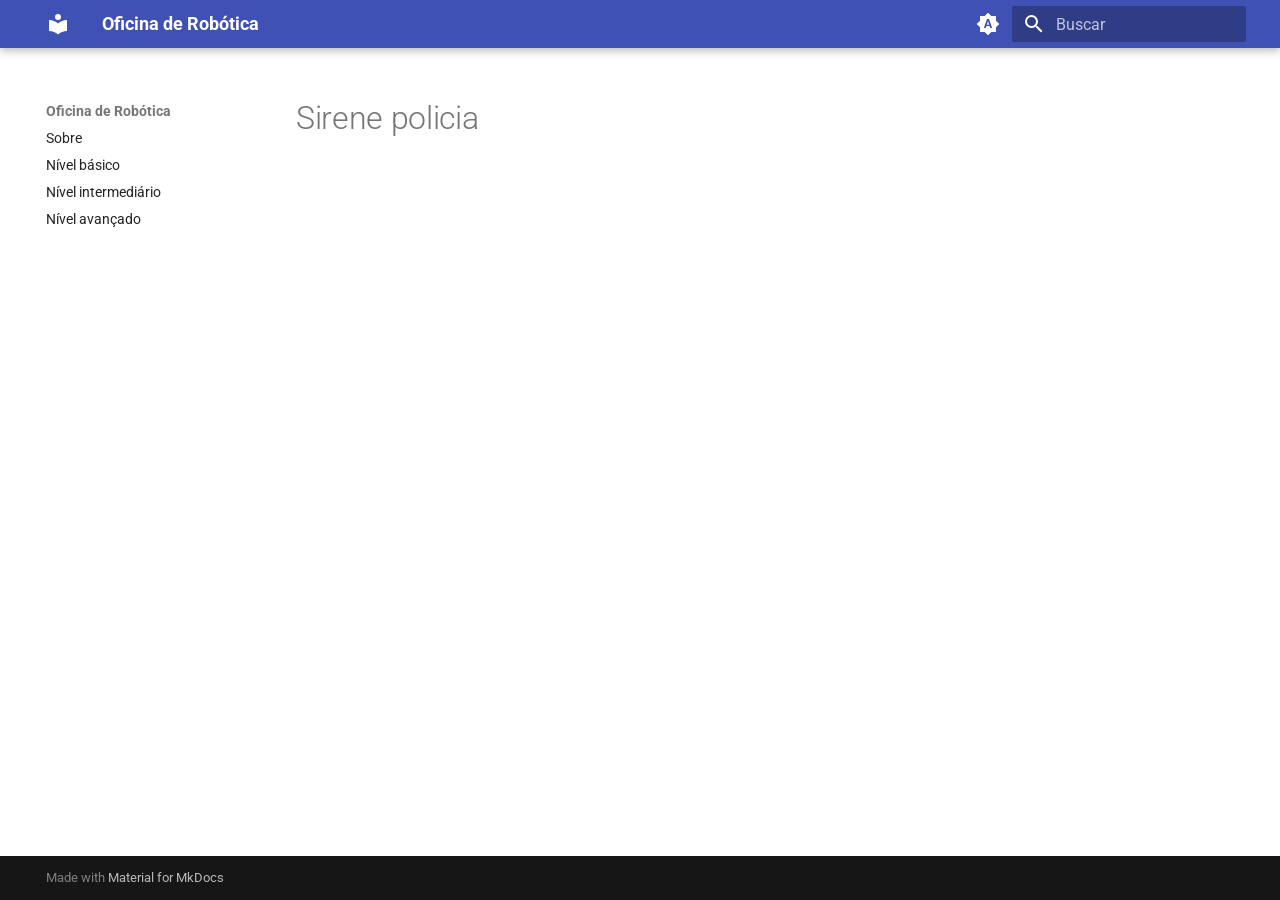
<file: site/paginas_arduino/sirene_policia/index.html>
<!doctype html>
<html lang="pt" class="no-js">
  <head>
    
      <meta charset="utf-8">
      <meta name="viewport" content="width=device-width,initial-scale=1">
      
      
      
      
      
      
        
      
      
      <link rel="icon" href="../../assets/images/favicon.png">
      <meta name="generator" content="mkdocs-1.6.1, mkdocs-material-9.7.7">
    
    
      
        <title>Sirene policia - Oficina de Robótica</title>
      
    
    
      <link rel="stylesheet" href="../../assets/stylesheets/main.ec1eaa64.min.css">
      
        
        <link rel="stylesheet" href="../../assets/stylesheets/palette.ab4e12ef.min.css">
      
      


    
    
      
    
    
      
        
        
        <link rel="preconnect" href="https://fonts.gstatic.com" crossorigin>
        <link rel="stylesheet" href="https://fonts.googleapis.com/css?family=Roboto:300,300i,400,400i,700,700i%7CRoboto+Mono:400,400i,700,700i&display=fallback">
        <style>:root{--md-text-font:"Roboto";--md-code-font:"Roboto Mono"}</style>
      
    
    
    <script>__md_scope=new URL("../..",location),__md_hash=e=>[...e].reduce(((e,_)=>(e<<5)-e+_.charCodeAt(0)),0),__md_get=(e,_=localStorage,t=__md_scope)=>JSON.parse(_.getItem(t.pathname+"."+e)),__md_set=(e,_,t=localStorage,a=__md_scope)=>{try{t.setItem(a.pathname+"."+e,JSON.stringify(_))}catch(e){}}</script>
    
      

    
    
  </head>
  
  
    
    
      
    
    
    
    
    <body dir="ltr" data-md-color-scheme="default" data-md-color-primary="indigo" data-md-color-accent="indigo">
  
    
    <input class="md-toggle" data-md-toggle="drawer" type="checkbox" id="__drawer" autocomplete="off">
    <input class="md-toggle" data-md-toggle="search" type="checkbox" id="__search" autocomplete="off">
    <label class="md-overlay" for="__drawer"></label>
    <div data-md-component="skip">
      
    </div>
    <div data-md-component="announce">
      
    </div>
    
    
      

  

<header class="md-header md-header--shadow" data-md-component="header">
  <nav class="md-header__inner md-grid" aria-label="Cabeçalho">
    <a href="../.." title="Oficina de Robótica" class="md-header__button md-logo" aria-label="Oficina de Robótica" data-md-component="logo">
      
  
  <svg xmlns="http://www.w3.org/2000/svg" viewBox="0 0 24 24"><path d="M12 8a3 3 0 0 0 3-3 3 3 0 0 0-3-3 3 3 0 0 0-3 3 3 3 0 0 0 3 3m0 3.54C9.64 9.35 6.5 8 3 8v11c3.5 0 6.64 1.35 9 3.54 2.36-2.19 5.5-3.54 9-3.54V8c-3.5 0-6.64 1.35-9 3.54"/></svg>

    </a>
    <label class="md-header__button md-icon" for="__drawer">
      
      <svg xmlns="http://www.w3.org/2000/svg" viewBox="0 0 24 24"><path d="M3 6h18v2H3zm0 5h18v2H3zm0 5h18v2H3z"/></svg>
    </label>
    <div class="md-header__title" data-md-component="header-title">
      <div class="md-header__ellipsis">
        <div class="md-header__topic">
          <span class="md-ellipsis">
            Oficina de Robótica
          </span>
        </div>
        <div class="md-header__topic" data-md-component="header-topic">
          <span class="md-ellipsis">
            
              Sirene policia
            
          </span>
        </div>
      </div>
    </div>
    
      
        <form class="md-header__option" data-md-component="palette">
  
    
    
    
    <input class="md-option" data-md-color-media="(prefers-color-scheme)" data-md-color-scheme="default" data-md-color-primary="indigo" data-md-color-accent="indigo"  aria-label="Modo claro"  type="radio" name="__palette" id="__palette_0">
    
      <label class="md-header__button md-icon" title="Modo claro" for="__palette_1" hidden>
        <svg xmlns="http://www.w3.org/2000/svg" viewBox="0 0 24 24"><path d="m14.3 16-.7-2h-3.2l-.7 2H7.8L11 7h2l3.2 9zM20 8.69V4h-4.69L12 .69 8.69 4H4v4.69L.69 12 4 15.31V20h4.69L12 23.31 15.31 20H20v-4.69L23.31 12zm-9.15 3.96h2.3L12 9z"/></svg>
      </label>
    
  
    
    
    
    <input class="md-option" data-md-color-media="(prefers-color-scheme: light)" data-md-color-scheme="default" data-md-color-primary="indigo" data-md-color-accent="indigo"  aria-label="Modo escuro"  type="radio" name="__palette" id="__palette_1">
    
      <label class="md-header__button md-icon" title="Modo escuro" for="__palette_2" hidden>
        <svg xmlns="http://www.w3.org/2000/svg" viewBox="0 0 24 24"><path d="M12 8a4 4 0 0 0-4 4 4 4 0 0 0 4 4 4 4 0 0 0 4-4 4 4 0 0 0-4-4m0 10a6 6 0 0 1-6-6 6 6 0 0 1 6-6 6 6 0 0 1 6 6 6 6 0 0 1-6 6m8-9.31V4h-4.69L12 .69 8.69 4H4v4.69L.69 12 4 15.31V20h4.69L12 23.31 15.31 20H20v-4.69L23.31 12z"/></svg>
      </label>
    
  
    
    
    
    <input class="md-option" data-md-color-media="(prefers-color-scheme: dark)" data-md-color-scheme="slate" data-md-color-primary="deep-purple" data-md-color-accent="indigo"  aria-label="Modo automático"  type="radio" name="__palette" id="__palette_2">
    
      <label class="md-header__button md-icon" title="Modo automático" for="__palette_0" hidden>
        <svg xmlns="http://www.w3.org/2000/svg" viewBox="0 0 24 24"><path d="M12 18c-.89 0-1.74-.2-2.5-.55C11.56 16.5 13 14.42 13 12s-1.44-4.5-3.5-5.45C10.26 6.2 11.11 6 12 6a6 6 0 0 1 6 6 6 6 0 0 1-6 6m8-9.31V4h-4.69L12 .69 8.69 4H4v4.69L.69 12 4 15.31V20h4.69L12 23.31 15.31 20H20v-4.69L23.31 12z"/></svg>
      </label>
    
  
</form>
      
    
    
      <script>var palette=__md_get("__palette");if(palette&&palette.color){if("(prefers-color-scheme)"===palette.color.media){var media=matchMedia("(prefers-color-scheme: light)"),input=document.querySelector(media.matches?"[data-md-color-media='(prefers-color-scheme: light)']":"[data-md-color-media='(prefers-color-scheme: dark)']");palette.color.media=input.getAttribute("data-md-color-media"),palette.color.scheme=input.getAttribute("data-md-color-scheme"),palette.color.primary=input.getAttribute("data-md-color-primary"),palette.color.accent=input.getAttribute("data-md-color-accent")}for(var[key,value]of Object.entries(palette.color))document.body.setAttribute("data-md-color-"+key,value)}</script>
    
    
    
      
      
        <label class="md-header__button md-icon" for="__search">
          
          <svg xmlns="http://www.w3.org/2000/svg" viewBox="0 0 24 24"><path d="M9.5 3A6.5 6.5 0 0 1 16 9.5c0 1.61-.59 3.09-1.56 4.23l.27.27h.79l5 5-1.5 1.5-5-5v-.79l-.27-.27A6.52 6.52 0 0 1 9.5 16 6.5 6.5 0 0 1 3 9.5 6.5 6.5 0 0 1 9.5 3m0 2C7 5 5 7 5 9.5S7 14 9.5 14 14 12 14 9.5 12 5 9.5 5"/></svg>
        </label>
        <div class="md-search" data-md-component="search" role="dialog">
  <label class="md-search__overlay" for="__search"></label>
  <div class="md-search__inner" role="search">
    <form class="md-search__form" name="search">
      <input type="text" class="md-search__input" name="query" aria-label="Buscar" placeholder="Buscar" autocapitalize="off" autocorrect="off" autocomplete="off" spellcheck="false" data-md-component="search-query" required>
      <label class="md-search__icon md-icon" for="__search">
        
        <svg xmlns="http://www.w3.org/2000/svg" viewBox="0 0 24 24"><path d="M9.5 3A6.5 6.5 0 0 1 16 9.5c0 1.61-.59 3.09-1.56 4.23l.27.27h.79l5 5-1.5 1.5-5-5v-.79l-.27-.27A6.52 6.52 0 0 1 9.5 16 6.5 6.5 0 0 1 3 9.5 6.5 6.5 0 0 1 9.5 3m0 2C7 5 5 7 5 9.5S7 14 9.5 14 14 12 14 9.5 12 5 9.5 5"/></svg>
        
        <svg xmlns="http://www.w3.org/2000/svg" viewBox="0 0 24 24"><path d="M20 11v2H8l5.5 5.5-1.42 1.42L4.16 12l7.92-7.92L13.5 5.5 8 11z"/></svg>
      </label>
      <nav class="md-search__options" aria-label="Pesquisar">
        
        <button type="reset" class="md-search__icon md-icon" title="Limpar" aria-label="Limpar" tabindex="-1">
          
          <svg xmlns="http://www.w3.org/2000/svg" viewBox="0 0 24 24"><path d="M19 6.41 17.59 5 12 10.59 6.41 5 5 6.41 10.59 12 5 17.59 6.41 19 12 13.41 17.59 19 19 17.59 13.41 12z"/></svg>
        </button>
      </nav>
      
    </form>
    <div class="md-search__output">
      <div class="md-search__scrollwrap" tabindex="0" data-md-scrollfix>
        <div class="md-search-result" data-md-component="search-result">
          <div class="md-search-result__meta">
            Inicializando busca
          </div>
          <ol class="md-search-result__list" role="presentation"></ol>
        </div>
      </div>
    </div>
  </div>
</div>
      
    
    
  </nav>
  
</header>
    
    <div class="md-container" data-md-component="container">
      
      
        
          
        
      
      <main class="md-main" data-md-component="main">
        <div class="md-main__inner md-grid">
          
            
              
              <div class="md-sidebar md-sidebar--primary" data-md-component="sidebar" data-md-type="navigation" >
                <div class="md-sidebar__scrollwrap">
                  <div class="md-sidebar__inner">
                    



<nav class="md-nav md-nav--primary" aria-label="Navegação" data-md-level="0">
  <label class="md-nav__title" for="__drawer">
    <a href="../.." title="Oficina de Robótica" class="md-nav__button md-logo" aria-label="Oficina de Robótica" data-md-component="logo">
      
  
  <svg xmlns="http://www.w3.org/2000/svg" viewBox="0 0 24 24"><path d="M12 8a3 3 0 0 0 3-3 3 3 0 0 0-3-3 3 3 0 0 0-3 3 3 3 0 0 0 3 3m0 3.54C9.64 9.35 6.5 8 3 8v11c3.5 0 6.64 1.35 9 3.54 2.36-2.19 5.5-3.54 9-3.54V8c-3.5 0-6.64 1.35-9 3.54"/></svg>

    </a>
    Oficina de Robótica
  </label>
  
  <ul class="md-nav__list" data-md-scrollfix>
    
      
      
  
  
  
  
    <li class="md-nav__item">
      <a href="../.." class="md-nav__link">
        
  
  
  <span class="md-ellipsis">
    
  
    Sobre
  

    
  </span>
  
  

      </a>
    </li>
  

    
      
      
  
  
  
  
    <li class="md-nav__item">
      <a href="../../basic/" class="md-nav__link">
        
  
  
  <span class="md-ellipsis">
    
  
    Nível básico
  

    
  </span>
  
  

      </a>
    </li>
  

    
      
      
  
  
  
  
    <li class="md-nav__item">
      <a href="../../intermediate/" class="md-nav__link">
        
  
  
  <span class="md-ellipsis">
    
  
    Nível intermediário
  

    
  </span>
  
  

      </a>
    </li>
  

    
      
      
  
  
  
  
    <li class="md-nav__item">
      <a href="../../advanced/" class="md-nav__link">
        
  
  
  <span class="md-ellipsis">
    
  
    Nível avançado
  

    
  </span>
  
  

      </a>
    </li>
  

    
  </ul>
</nav>
                  </div>
                </div>
              </div>
            
            
              
              <div class="md-sidebar md-sidebar--secondary" data-md-component="sidebar" data-md-type="toc" >
                <div class="md-sidebar__scrollwrap">
                  <div class="md-sidebar__inner">
                    

<nav class="md-nav md-nav--secondary" aria-label="Índice">
  
  
  
  
</nav>
                  </div>
                </div>
              </div>
            
          
          
            <div class="md-content" data-md-component="content">
              
              <article class="md-content__inner md-typeset">
                
                  



  <h1>Sirene policia</h1>














                
              </article>
            </div>
          
          
<script>var target=document.getElementById(location.hash.slice(1));target&&target.name&&(target.checked=target.name.startsWith("__tabbed_"))</script>
        </div>
        
      </main>
      
        <footer class="md-footer">
  
  <div class="md-footer-meta md-typeset">
    <div class="md-footer-meta__inner md-grid">
      <div class="md-copyright">
  
  
    Made with
    <a href="https://squidfunk.github.io/mkdocs-material/" target="_blank" rel="noopener">
      Material for MkDocs
    </a>
  
</div>
      
    </div>
  </div>
</footer>
      
    </div>
    <div class="md-dialog" data-md-component="dialog">
      <div class="md-dialog__inner md-typeset"></div>
    </div>
    
    
    
      
      
      <script id="__config" type="application/json">{"annotate": null, "base": "../..", "features": ["content.code.copy"], "search": "../../assets/javascripts/workers/search.2c215733.min.js", "tags": null, "translations": {"clipboard.copied": "Copiado para \u00e1rea de transfer\u00eancia", "clipboard.copy": "Copiar para \u00e1rea de transfer\u00eancia", "search.result.more.one": "mais 1 nesta p\u00e1gina", "search.result.more.other": "# mais nesta p\u00e1gina", "search.result.none": "Nenhum documento encontrado", "search.result.one": "1 documento encontrado", "search.result.other": "# documentos encontrados", "search.result.placeholder": "Digite para iniciar a busca", "search.result.term.missing": "Ausente", "select.version": "Selecione a vers\u00e3o"}, "version": null}</script>
    
    
      <script src="../../assets/javascripts/bundle.d7400e89.min.js"></script>
      
    
  </body>
</html>
</file>
<file: site/assets/stylesheets/main.ec1eaa64.min.css>
@charset "UTF-8";html{-webkit-text-size-adjust:none;-moz-text-size-adjust:none;text-size-adjust:none;box-sizing:border-box}*,:after,:before{box-sizing:inherit}@media (prefers-reduced-motion){*,:after,:before{transition:none!important}}body{margin:0}a,button,input,label{-webkit-tap-highlight-color:transparent}a{color:inherit;text-decoration:none}hr{border:0;box-sizing:initial;display:block;height:.05rem;overflow:visible;padding:0}small{font-size:80%}sub,sup{line-height:1em}img{border-style:none}table{border-collapse:initial;border-spacing:0}td,th{font-weight:400;vertical-align:top}button{background:#0000;border:0;font-family:inherit;font-size:inherit;margin:0;padding:0}input{border:0;outline:none}:root{--md-primary-fg-color:#4051b5;--md-primary-fg-color--light:#5d6cc0;--md-primary-fg-color--dark:#303fa1;--md-primary-bg-color:#fff;--md-primary-bg-color--light:#ffffffb3;--md-accent-fg-color:#526cfe;--md-accent-fg-color--transparent:#526cfe1a;--md-accent-bg-color:#fff;--md-accent-bg-color--light:#ffffffb3}[data-md-color-scheme=default]{color-scheme:light}[data-md-color-scheme=default] img[src$="#gh-dark-mode-only"],[data-md-color-scheme=default] img[src$="#only-dark"]{display:none}:root,[data-md-color-scheme=default]{--md-hue:225deg;--md-default-fg-color:#000000de;--md-default-fg-color--light:#0000008a;--md-default-fg-color--lighter:#00000052;--md-default-fg-color--lightest:#00000012;--md-default-bg-color:#fff;--md-default-bg-color--light:#ffffffb3;--md-default-bg-color--lighter:#ffffff4d;--md-default-bg-color--lightest:#ffffff1f;--md-code-fg-color:#36464e;--md-code-bg-color:#f5f5f5;--md-code-bg-color--light:#f5f5f5b3;--md-code-bg-color--lighter:#f5f5f54d;--md-code-hl-color:#4287ff;--md-code-hl-color--light:#4287ff1a;--md-code-hl-number-color:#d52a2a;--md-code-hl-special-color:#db1457;--md-code-hl-function-color:#a846b9;--md-code-hl-constant-color:#6e59d9;--md-code-hl-keyword-color:#3f6ec6;--md-code-hl-string-color:#1c7d4d;--md-code-hl-name-color:var(--md-code-fg-color);--md-code-hl-operator-color:var(--md-default-fg-color--light);--md-code-hl-punctuation-color:var(--md-default-fg-color--light);--md-code-hl-comment-color:var(--md-default-fg-color--light);--md-code-hl-generic-color:var(--md-default-fg-color--light);--md-code-hl-variable-color:var(--md-default-fg-color--light);--md-typeset-color:var(--md-default-fg-color);--md-typeset-a-color:var(--md-primary-fg-color);--md-typeset-del-color:#f5503d26;--md-typeset-ins-color:#0bd57026;--md-typeset-kbd-color:#fafafa;--md-typeset-kbd-accent-color:#fff;--md-typeset-kbd-border-color:#b8b8b8;--md-typeset-mark-color:#ffff0080;--md-typeset-table-color:#0000001f;--md-typeset-table-color--light:rgba(0,0,0,.035);--md-admonition-fg-color:var(--md-default-fg-color);--md-admonition-bg-color:var(--md-default-bg-color);--md-warning-fg-color:#000000de;--md-warning-bg-color:#ff9;--md-footer-fg-color:#fff;--md-footer-fg-color--light:#ffffffb3;--md-footer-fg-color--lighter:#ffffff73;--md-footer-bg-color:#000000de;--md-footer-bg-color--dark:#00000052;--md-shadow-z1:0 0.2rem 0.5rem #0000000d,0 0 0.05rem #0000001a;--md-shadow-z2:0 0.2rem 0.5rem #0000001a,0 0 0.05rem #00000040;--md-shadow-z3:0 0.2rem 0.5rem #0003,0 0 0.05rem #00000059}.md-icon svg{fill:currentcolor;display:block;height:1.2rem;width:1.2rem}body{-webkit-font-smoothing:antialiased;-moz-osx-font-smoothing:grayscale;--md-text-font-family:var(--md-text-font,_),-apple-system,BlinkMacSystemFont,Helvetica,Arial,sans-serif;--md-code-font-family:var(--md-code-font,_),SFMono-Regular,Consolas,Menlo,monospace}aside,body,input{font-feature-settings:"kern","liga";color:var(--md-typeset-color);font-family:var(--md-text-font-family)}code,kbd,pre{font-feature-settings:"kern";font-family:var(--md-code-font-family)}:root{--md-typeset-table-sort-icon:url('data:image/svg+xml;charset=utf-8,<svg xmlns="http://www.w3.org/2000/svg" viewBox="0 0 24 24"><path d="m18 21-4-4h3V7h-3l4-4 4 4h-3v10h3M2 19v-2h10v2M2 13v-2h7v2M2 7V5h4v2z"/></svg>');--md-typeset-table-sort-icon--asc:url('data:image/svg+xml;charset=utf-8,<svg xmlns="http://www.w3.org/2000/svg" viewBox="0 0 24 24"><path d="M19 17h3l-4 4-4-4h3V3h2M2 17h10v2H2M6 5v2H2V5m0 6h7v2H2z"/></svg>');--md-typeset-table-sort-icon--desc:url('data:image/svg+xml;charset=utf-8,<svg xmlns="http://www.w3.org/2000/svg" viewBox="0 0 24 24"><path d="M19 7h3l-4-4-4 4h3v14h2M2 17h10v2H2M6 5v2H2V5m0 6h7v2H2z"/></svg>')}.md-typeset{-webkit-print-color-adjust:exact;color-adjust:exact;font-size:.8rem;line-height:1.6;overflow-wrap:break-word}@media print{.md-typeset{font-size:.68rem}}.md-typeset blockquote,.md-typeset dl,.md-typeset figure,.md-typeset ol,.md-typeset pre,.md-typeset ul{margin-bottom:1em;margin-top:1em}.md-typeset h1{color:var(--md-default-fg-color--light);font-size:2em;line-height:1.3;margin:0 0 1.25em}.md-typeset h1,.md-typeset h2{font-weight:300;letter-spacing:-.01em}.md-typeset h2{font-size:1.5625em;line-height:1.4;margin:1.6em 0 .64em}.md-typeset h3{font-size:1.25em;font-weight:400;letter-spacing:-.01em;line-height:1.5;margin:1.6em 0 .8em}.md-typeset h2+h3{margin-top:.8em}.md-typeset h4{font-weight:700;letter-spacing:-.01em;margin:1em 0}.md-typeset h5,.md-typeset h6{color:var(--md-default-fg-color--light);font-size:.8em;font-weight:700;letter-spacing:-.01em;margin:1.25em 0}.md-typeset h5{text-transform:uppercase}.md-typeset h5 code{text-transform:none}.md-typeset hr{border-bottom:.05rem solid var(--md-default-fg-color--lightest);display:flow-root;margin:1.5em 0}.md-typeset a{color:var(--md-typeset-a-color);word-break:break-word}.md-typeset a,.md-typeset a:before{transition:color 125ms}.md-typeset a:focus,.md-typeset a:hover{color:var(--md-accent-fg-color)}.md-typeset a:focus code,.md-typeset a:hover code{background-color:var(--md-accent-fg-color--transparent);color:var(--md-accent-fg-color)}.md-typeset a code{color:var(--md-typeset-a-color)}.md-typeset a.focus-visible{outline-color:var(--md-accent-fg-color);outline-offset:.2rem}.md-typeset code,.md-typeset kbd,.md-typeset pre{color:var(--md-code-fg-color);direction:ltr;font-variant-ligatures:none;transition:background-color 125ms}@media print{.md-typeset code,.md-typeset kbd,.md-typeset pre{white-space:pre-wrap}}.md-typeset code{background-color:var(--md-code-bg-color);border-radius:.1rem;-webkit-box-decoration-break:clone;box-decoration-break:clone;font-size:.85em;padding:0 .2941176471em;transition:color 125ms,background-color 125ms;word-break:break-word}.md-typeset code:not(.focus-visible){-webkit-tap-highlight-color:transparent;outline:none}.md-typeset pre{display:flow-root;line-height:1.4;position:relative}.md-typeset pre>code{-webkit-box-decoration-break:slice;box-decoration-break:slice;box-shadow:none;display:block;margin:0;outline-color:var(--md-accent-fg-color);overflow:auto;padding:.7720588235em 1.1764705882em;scrollbar-color:var(--md-default-fg-color--lighter) #0000;scrollbar-width:thin;touch-action:auto;word-break:normal}.md-typeset pre>code:hover{scrollbar-color:var(--md-accent-fg-color) #0000}.md-typeset pre>code::-webkit-scrollbar{height:.2rem;width:.2rem}.md-typeset pre>code::-webkit-scrollbar-thumb{background-color:var(--md-default-fg-color--lighter)}.md-typeset pre>code::-webkit-scrollbar-thumb:hover{background-color:var(--md-accent-fg-color)}.md-typeset kbd{background-color:var(--md-typeset-kbd-color);border-radius:.1rem;box-shadow:0 .1rem 0 .05rem var(--md-typeset-kbd-border-color),0 .1rem 0 var(--md-typeset-kbd-border-color),0 -.1rem .2rem var(--md-typeset-kbd-accent-color) inset;color:var(--md-default-fg-color);display:inline-block;font-size:.75em;padding:0 .6666666667em;vertical-align:text-top;word-break:break-word}.md-typeset mark{background-color:var(--md-typeset-mark-color);-webkit-box-decoration-break:clone;box-decoration-break:clone;color:inherit;word-break:break-word}.md-typeset abbr{cursor:help;text-decoration:none}.md-typeset [data-preview],.md-typeset abbr{border-bottom:.05rem dotted var(--md-default-fg-color--light)}.md-typeset small{opacity:.75}[dir=ltr] .md-typeset sub,[dir=ltr] .md-typeset sup{margin-left:.078125em}[dir=rtl] .md-typeset sub,[dir=rtl] .md-typeset sup{margin-right:.078125em}[dir=ltr] .md-typeset blockquote{padding-left:.6rem}[dir=rtl] .md-typeset blockquote{padding-right:.6rem}[dir=ltr] .md-typeset blockquote{border-left:.2rem solid var(--md-default-fg-color--lighter)}[dir=rtl] .md-typeset blockquote{border-right:.2rem solid var(--md-default-fg-color--lighter)}.md-typeset blockquote{color:var(--md-default-fg-color--light);margin-left:0;margin-right:0}.md-typeset ul{list-style-type:disc}.md-typeset ul[type]{list-style-type:revert-layer}[dir=ltr] .md-typeset ol,[dir=ltr] .md-typeset ul{margin-left:.625em}[dir=rtl] .md-typeset ol,[dir=rtl] .md-typeset ul{margin-right:.625em}.md-typeset ol,.md-typeset ul{padding:0}.md-typeset ol:not([hidden]),.md-typeset ul:not([hidden]){display:flow-root}.md-typeset ol ol,.md-typeset ul ol{list-style-type:lower-alpha}.md-typeset ol ol ol,.md-typeset ul ol ol{list-style-type:lower-roman}.md-typeset ol ol ol ol,.md-typeset ul ol ol ol{list-style-type:upper-alpha}.md-typeset ol ol ol ol ol,.md-typeset ul ol ol ol ol{list-style-type:upper-roman}.md-typeset ol[type],.md-typeset ul[type]{list-style-type:revert-layer}[dir=ltr] .md-typeset ol li,[dir=ltr] .md-typeset ul li{margin-left:1.25em}[dir=rtl] .md-typeset ol li,[dir=rtl] .md-typeset ul li{margin-right:1.25em}.md-typeset ol li,.md-typeset ul li{margin-bottom:.5em}.md-typeset ol li blockquote,.md-typeset ol li p,.md-typeset ul li blockquote,.md-typeset ul li p{margin:.5em 0}.md-typeset ol li:last-child,.md-typeset ul li:last-child{margin-bottom:0}[dir=ltr] .md-typeset ol li ol,[dir=ltr] .md-typeset ol li ul,[dir=ltr] .md-typeset ul li ol,[dir=ltr] .md-typeset ul li ul{margin-left:.625em}[dir=rtl] .md-typeset ol li ol,[dir=rtl] .md-typeset ol li ul,[dir=rtl] .md-typeset ul li ol,[dir=rtl] .md-typeset ul li ul{margin-right:.625em}.md-typeset ol li ol,.md-typeset ol li ul,.md-typeset ul li ol,.md-typeset ul li ul{margin-bottom:.5em;margin-top:.5em}[dir=ltr] .md-typeset dd{margin-left:1.875em}[dir=rtl] .md-typeset dd{margin-right:1.875em}.md-typeset dd{margin-bottom:1.5em;margin-top:1em}.md-typeset img,.md-typeset svg,.md-typeset video{height:auto;max-width:100%}.md-typeset img[align=left]{margin:1em 1em 1em 0}.md-typeset img[align=right]{margin:1em 0 1em 1em}.md-typeset img[align]:only-child{margin-top:0}.md-typeset figure{display:flow-root;margin:1em auto;max-width:100%;text-align:center;width:fit-content}.md-typeset figure img{display:block;margin:0 auto}.md-typeset figcaption{font-style:italic;margin:1em auto;max-width:24rem}.md-typeset iframe{max-width:100%}.md-typeset table:not([class]){background-color:var(--md-default-bg-color);border:.05rem solid var(--md-typeset-table-color);border-radius:.1rem;display:inline-block;font-size:.64rem;max-width:100%;overflow:auto;touch-action:auto}@media print{.md-typeset table:not([class]){display:table}}.md-typeset table:not([class])+*{margin-top:1.5em}.md-typeset table:not([class]) td>:first-child,.md-typeset table:not([class]) th>:first-child{margin-top:0}.md-typeset table:not([class]) td>:last-child,.md-typeset table:not([class]) th>:last-child{margin-bottom:0}.md-typeset table:not([class]) td:not([align]),.md-typeset table:not([class]) th:not([align]){text-align:left}[dir=rtl] .md-typeset table:not([class]) td:not([align]),[dir=rtl] .md-typeset table:not([class]) th:not([align]){text-align:right}.md-typeset table:not([class]) th{font-weight:700;min-width:5rem;padding:.9375em 1.25em;vertical-align:top}.md-typeset table:not([class]) td{border-top:.05rem solid var(--md-typeset-table-color);padding:.9375em 1.25em;vertical-align:top}.md-typeset table:not([class]) tbody tr{transition:background-color 125ms}.md-typeset table:not([class]) tbody tr:hover{background-color:var(--md-typeset-table-color--light);box-shadow:0 .05rem 0 var(--md-default-bg-color) inset}.md-typeset table:not([class]) a{word-break:normal}.md-typeset table th[role=columnheader]{cursor:pointer}[dir=ltr] .md-typeset table th[role=columnheader]:after{margin-left:.5em}[dir=rtl] .md-typeset table th[role=columnheader]:after{margin-right:.5em}.md-typeset table th[role=columnheader]:after{content:"";display:inline-block;height:1.2em;-webkit-mask-image:var(--md-typeset-table-sort-icon);mask-image:var(--md-typeset-table-sort-icon);-webkit-mask-repeat:no-repeat;mask-repeat:no-repeat;-webkit-mask-size:contain;mask-size:contain;transition:background-color 125ms;vertical-align:text-bottom;width:1.2em}.md-typeset table th[role=columnheader]:hover:after{background-color:var(--md-default-fg-color--lighter)}.md-typeset table th[role=columnheader][aria-sort=ascending]:after{background-color:var(--md-default-fg-color--light);-webkit-mask-image:var(--md-typeset-table-sort-icon--asc);mask-image:var(--md-typeset-table-sort-icon--asc)}.md-typeset table th[role=columnheader][aria-sort=descending]:after{background-color:var(--md-default-fg-color--light);-webkit-mask-image:var(--md-typeset-table-sort-icon--desc);mask-image:var(--md-typeset-table-sort-icon--desc)}.md-typeset__scrollwrap{margin:1em -.8rem;overflow-x:auto;touch-action:auto}.md-typeset__table{display:inline-block;margin-bottom:.5em;padding:0 .8rem}@media print{.md-typeset__table{display:block}}html .md-typeset__table table{display:table;margin:0;overflow:hidden;width:100%}@media screen and (max-width:44.984375em){.md-content__inner>pre{margin:1em -.8rem}.md-content__inner>pre code{border-radius:0}}.md-typeset .md-author{border-radius:100%;display:block;flex-shrink:0;height:1.6rem;overflow:hidden;position:relative;transition:color 125ms,transform 125ms;width:1.6rem}.md-typeset .md-author img{display:block}.md-typeset .md-author--more{background:var(--md-default-fg-color--lightest);color:var(--md-default-fg-color--lighter);font-size:.6rem;font-weight:700;line-height:1.6rem;text-align:center}.md-typeset .md-author--long{height:2.4rem;width:2.4rem}.md-typeset a.md-author{transform:scale(1)}.md-typeset a.md-author img{border-radius:100%;filter:grayscale(100%) opacity(75%);transition:filter 125ms}.md-typeset a.md-author:focus,.md-typeset a.md-author:hover{transform:scale(1.1);z-index:1}.md-typeset a.md-author:focus img,.md-typeset a.md-author:hover img{filter:grayscale(0)}.md-banner{background-color:var(--md-footer-bg-color);color:var(--md-footer-fg-color);overflow:auto}@media print{.md-banner{display:none}}.md-banner--warning{background-color:var(--md-warning-bg-color);color:var(--md-warning-fg-color)}.md-banner__inner{font-size:.7rem;margin:.6rem auto;padding:0 .8rem}[dir=ltr] .md-banner__button{float:right}[dir=rtl] .md-banner__button{float:left}.md-banner__button{color:inherit;cursor:pointer;transition:opacity .25s}.no-js .md-banner__button{display:none}.md-banner__button:hover{opacity:.7}html{font-size:125%;height:100%;overflow-x:hidden}@media screen and (min-width:100em){html{font-size:137.5%}}@media screen and (min-width:125em){html{font-size:150%}}body{background-color:var(--md-default-bg-color);display:flex;flex-direction:column;font-size:.5rem;min-height:100%;position:relative;width:100%}@media print{body{display:block}}@media screen and (max-width:59.984375em){body[data-md-scrolllock]{position:fixed}}.md-grid{margin-left:auto;margin-right:auto;max-width:61rem}.md-container{display:flex;flex-direction:column;flex-grow:1}@media print{.md-container{display:block}}.md-main{flex-grow:1}.md-main__inner{display:flex;height:100%;margin-top:1.5rem}.md-ellipsis{overflow:hidden;text-overflow:ellipsis}.md-toggle{display:none}.md-option{height:0;opacity:0;position:absolute;width:0}.md-option:checked+label:not([hidden]){display:block}.md-option.focus-visible+label{outline-color:var(--md-accent-fg-color);outline-style:auto}.md-skip{background-color:var(--md-default-fg-color);border-radius:.1rem;color:var(--md-default-bg-color);font-size:.64rem;margin:.5rem;opacity:0;outline-color:var(--md-accent-fg-color);padding:.3rem .5rem;position:fixed;transform:translateY(.4rem);z-index:-1}.md-skip:focus{opacity:1;transform:translateY(0);transition:transform .25s cubic-bezier(.4,0,.2,1),opacity 175ms 75ms;z-index:10}@page{margin:25mm}:root{--md-clipboard-icon:url('data:image/svg+xml;charset=utf-8,<svg xmlns="http://www.w3.org/2000/svg" viewBox="0 0 24 24"><path d="M19 21H8V7h11m0-2H8a2 2 0 0 0-2 2v14a2 2 0 0 0 2 2h11a2 2 0 0 0 2-2V7a2 2 0 0 0-2-2m-3-4H4a2 2 0 0 0-2 2v14h2V3h12z"/></svg>')}.md-clipboard{border-radius:.1rem;color:var(--md-default-fg-color--lightest);cursor:pointer;height:1.5em;outline-color:var(--md-accent-fg-color);outline-offset:.1rem;transition:color .25s;width:1.5em;z-index:1}@media print{.md-clipboard{display:none}}.md-clipboard:not(.focus-visible){-webkit-tap-highlight-color:transparent;outline:none}:hover>.md-clipboard{color:var(--md-default-fg-color--light)}.md-clipboard:focus,.md-clipboard:hover{color:var(--md-accent-fg-color)}.md-clipboard:after{background-color:currentcolor;content:"";display:block;height:1.125em;margin:0 auto;-webkit-mask-image:var(--md-clipboard-icon);mask-image:var(--md-clipboard-icon);-webkit-mask-position:center;mask-position:center;-webkit-mask-repeat:no-repeat;mask-repeat:no-repeat;-webkit-mask-size:contain;mask-size:contain;width:1.125em}.md-clipboard--inline{cursor:pointer}.md-clipboard--inline code{transition:color .25s,background-color .25s}.md-clipboard--inline:focus code,.md-clipboard--inline:hover code{background-color:var(--md-accent-fg-color--transparent);color:var(--md-accent-fg-color)}:root{--md-code-select-icon:url('data:image/svg+xml;charset=utf-8,<svg xmlns="http://www.w3.org/2000/svg" viewBox="0 0 24 24"><path d="M19 19h-4v2h4c1.1 0 2-.9 2-2v-4h-2m0-12h-4v2h4v4h2V5c0-1.1-.9-2-2-2M5 5h4V3H5c-1.1 0-2 .9-2 2v4h2m0 6H3v4c0 1.1.9 2 2 2h4v-2H5zm2-4h2v2H7zm4 0h2v2h-2zm4 0h2v2h-2zM7 7h2v2H7zm4 0h2v2h-2zm4 0h2v2h-2zm-8 8h2v2H7zm4 0h2v2h-2zm4 0h2v2h-2z"/></svg>');--md-code-copy-icon:url('data:image/svg+xml;charset=utf-8,<svg xmlns="http://www.w3.org/2000/svg" viewBox="0 0 24 24"><path d="M19 21H8V7h11m0-2H8a2 2 0 0 0-2 2v14a2 2 0 0 0 2 2h11a2 2 0 0 0 2-2V7a2 2 0 0 0-2-2m-3-4H4a2 2 0 0 0-2 2v14h2V3h12z"/></svg>')}.md-typeset .md-code__content{display:grid}.md-code__nav{background-color:var(--md-code-bg-color--lighter);border-radius:.1rem;display:flex;gap:.2rem;padding:.2rem;position:absolute;right:.25em;top:.25em;transition:background-color .25s;z-index:1}:hover>.md-code__nav{background-color:var(--md-code-bg-color--light)}.md-code__button{color:var(--md-default-fg-color--lightest);cursor:pointer;display:block;height:1.5em;outline-color:var(--md-accent-fg-color);outline-offset:.1rem;transition:color .25s;width:1.5em}:hover>*>.md-code__button{color:var(--md-default-fg-color--light)}.md-code__button.focus-visible,.md-code__button:hover{color:var(--md-accent-fg-color)}.md-code__button--active{color:var(--md-default-fg-color)!important}.md-code__button:after{background-color:currentcolor;content:"";display:block;height:1.125em;margin:0 auto;-webkit-mask-position:center;mask-position:center;-webkit-mask-repeat:no-repeat;mask-repeat:no-repeat;-webkit-mask-size:contain;mask-size:contain;width:1.125em}.md-code__button[data-md-type=select]:after{-webkit-mask-image:var(--md-code-select-icon);mask-image:var(--md-code-select-icon)}.md-code__button[data-md-type=copy]:after{-webkit-mask-image:var(--md-code-copy-icon);mask-image:var(--md-code-copy-icon)}@keyframes consent{0%{opacity:0;transform:translateY(100%)}to{opacity:1;transform:translateY(0)}}@keyframes overlay{0%{opacity:0}to{opacity:1}}.md-consent__overlay{animation:overlay .25s both;-webkit-backdrop-filter:blur(.1rem);backdrop-filter:blur(.1rem);background-color:#0000008a;height:100%;opacity:1;position:fixed;top:0;width:100%;z-index:5}.md-consent__inner{animation:consent .5s cubic-bezier(.1,.7,.1,1) both;background-color:var(--md-default-bg-color);border:0;border-radius:.1rem;bottom:0;box-shadow:0 0 .2rem #0000001a,0 .2rem .4rem #0003;max-height:100%;overflow:auto;padding:0;position:fixed;width:100%;z-index:5}.md-consent__form{padding:.8rem}.md-consent__settings{display:none;margin:1em 0}input:checked+.md-consent__settings{display:block}.md-consent__controls{margin-bottom:.8rem}.md-typeset .md-consent__controls .md-button{display:inline}@media screen and (max-width:44.984375em){.md-typeset .md-consent__controls .md-button{display:block;margin-top:.4rem;text-align:center;width:100%}}.md-consent label{cursor:pointer}.md-content{flex-grow:1;min-width:0}.md-content__inner{margin:0 .8rem 1.2rem;padding-top:.6rem}@media screen and (min-width:76.25em){[dir=ltr] .md-sidebar--primary:not([hidden])~.md-content>.md-content__inner{margin-left:1.2rem}[dir=ltr] .md-sidebar--secondary:not([hidden])~.md-content>.md-content__inner,[dir=rtl] .md-sidebar--primary:not([hidden])~.md-content>.md-content__inner{margin-right:1.2rem}[dir=rtl] .md-sidebar--secondary:not([hidden])~.md-content>.md-content__inner{margin-left:1.2rem}}.md-content__inner:before{content:"";display:block;height:.4rem}.md-content__inner>:last-child{margin-bottom:0}[dir=ltr] .md-content__button{float:right}[dir=rtl] .md-content__button{float:left}[dir=ltr] .md-content__button{margin-left:.4rem}[dir=rtl] .md-content__button{margin-right:.4rem}.md-content__button{margin:.4rem 0;padding:0}@media print{.md-content__button{display:none}}.md-typeset .md-content__button{color:var(--md-default-fg-color--lighter)}.md-content__button svg{display:inline;vertical-align:top}[dir=rtl] .md-content__button svg{transform:scaleX(-1)}[dir=ltr] .md-dialog{right:.8rem}[dir=rtl] .md-dialog{left:.8rem}.md-dialog{background-color:var(--md-default-fg-color);border-radius:.1rem;bottom:.8rem;box-shadow:var(--md-shadow-z3);min-width:11.1rem;opacity:0;padding:.4rem .6rem;pointer-events:none;position:fixed;transform:translateY(100%);transition:transform 0ms .4s,opacity .4s;z-index:4}@media print{.md-dialog{display:none}}.md-dialog--active{opacity:1;pointer-events:auto;transform:translateY(0);transition:transform .4s cubic-bezier(.075,.85,.175,1),opacity .4s}.md-dialog__inner{color:var(--md-default-bg-color);font-size:.7rem}.md-feedback{margin:2em 0 1em;text-align:center}.md-feedback fieldset{border:none;margin:0;padding:0}.md-feedback__title{font-weight:700;margin:1em auto}.md-feedback__inner{position:relative}.md-feedback__list{display:flex;flex-wrap:wrap;place-content:baseline center;position:relative}.md-feedback__list:hover .md-icon:not(:disabled){color:var(--md-default-fg-color--lighter)}:disabled .md-feedback__list{min-height:1.8rem}.md-feedback__icon{color:var(--md-default-fg-color--light);cursor:pointer;flex-shrink:0;margin:0 .1rem;transition:color 125ms}.md-feedback__icon:not(:disabled).md-icon:hover{color:var(--md-accent-fg-color)}.md-feedback__icon:disabled{color:var(--md-default-fg-color--lightest);pointer-events:none}.md-feedback__note{opacity:0;position:relative;transform:translateY(.4rem);transition:transform .4s cubic-bezier(.1,.7,.1,1),opacity .15s}.md-feedback__note>*{margin:0 auto;max-width:16rem}:disabled .md-feedback__note{opacity:1;transform:translateY(0)}@media print{.md-feedback{display:none}}.md-footer{background-color:var(--md-footer-bg-color);color:var(--md-footer-fg-color)}@media print{.md-footer{display:none}}.md-footer__inner{justify-content:space-between;overflow:auto;padding:.2rem}.md-footer__inner:not([hidden]){display:flex}.md-footer__link{align-items:end;display:flex;flex-grow:0.01;margin-bottom:.4rem;margin-top:1rem;max-width:100%;outline-color:var(--md-accent-fg-color);overflow:hidden;transition:opacity .25s}.md-footer__link:focus,.md-footer__link:hover{opacity:.7}[dir=rtl] .md-footer__link svg{transform:scaleX(-1)}@media screen and (max-width:44.984375em){.md-footer__link--prev{flex-shrink:0}.md-footer__link--prev .md-footer__title{display:none}}[dir=ltr] .md-footer__link--next{margin-left:auto}[dir=rtl] .md-footer__link--next{margin-right:auto}.md-footer__link--next{text-align:right}[dir=rtl] .md-footer__link--next{text-align:left}.md-footer__title{flex-grow:1;font-size:.9rem;margin-bottom:.7rem;max-width:calc(100% - 2.4rem);padding:0 1rem;white-space:nowrap}.md-footer__button{margin:.2rem;padding:.4rem}.md-footer__direction{font-size:.64rem;opacity:.7}.md-footer-meta{background-color:var(--md-footer-bg-color--dark)}.md-footer-meta__inner{display:flex;flex-wrap:wrap;justify-content:space-between;padding:.2rem}html .md-footer-meta.md-typeset a{color:var(--md-footer-fg-color--light)}html .md-footer-meta.md-typeset a:focus,html .md-footer-meta.md-typeset a:hover{color:var(--md-footer-fg-color)}.md-copyright{color:var(--md-footer-fg-color--lighter);font-size:.64rem;margin:auto .6rem;padding:.4rem 0;width:100%}@media screen and (min-width:45em){.md-copyright{width:auto}}.md-copyright__highlight{color:var(--md-footer-fg-color--light)}.md-social{display:inline-flex;gap:.2rem;margin:0 .4rem;padding:.2rem 0 .6rem}@media screen and (min-width:45em){.md-social{padding:.6rem 0}}.md-social__link{display:inline-block;height:1.6rem;text-align:center;width:1.6rem}.md-social__link:before{line-height:1.9}.md-social__link svg{fill:currentcolor;max-height:.8rem;vertical-align:-25%}.md-typeset .md-button{border:.1rem solid;border-radius:.1rem;color:var(--md-primary-fg-color);cursor:pointer;display:inline-block;font-weight:700;padding:.625em 2em;transition:color 125ms,background-color 125ms,border-color 125ms}.md-typeset .md-button--primary{background-color:var(--md-primary-fg-color);border-color:var(--md-primary-fg-color);color:var(--md-primary-bg-color)}.md-typeset .md-button:focus,.md-typeset .md-button:hover{background-color:var(--md-accent-fg-color);border-color:var(--md-accent-fg-color);color:var(--md-accent-bg-color)}[dir=ltr] .md-typeset .md-input{border-top-left-radius:.1rem}[dir=ltr] .md-typeset .md-input,[dir=rtl] .md-typeset .md-input{border-top-right-radius:.1rem}[dir=rtl] .md-typeset .md-input{border-top-left-radius:.1rem}.md-typeset .md-input{border-bottom:.1rem solid var(--md-default-fg-color--lighter);box-shadow:var(--md-shadow-z1);font-size:.8rem;height:1.8rem;padding:0 .6rem;transition:border .25s,box-shadow .25s}.md-typeset .md-input:focus,.md-typeset .md-input:hover{border-bottom-color:var(--md-accent-fg-color);box-shadow:var(--md-shadow-z2)}.md-typeset .md-input--stretch{width:100%}.md-header{background-color:var(--md-primary-fg-color);box-shadow:0 0 .2rem #0000,0 .2rem .4rem #0000;color:var(--md-primary-bg-color);display:block;left:0;position:sticky;right:0;top:0;z-index:4}@media print{.md-header{display:none}}.md-header[hidden]{transform:translateY(-100%);transition:transform .25s cubic-bezier(.8,0,.6,1),box-shadow .25s}.md-header--shadow{box-shadow:0 0 .2rem #0000001a,0 .2rem .4rem #0003;transition:transform .25s cubic-bezier(.1,.7,.1,1),box-shadow .25s}.md-header__inner{align-items:center;display:flex;padding:0 .2rem}.md-header__button{color:currentcolor;cursor:pointer;margin:.2rem;outline-color:var(--md-accent-fg-color);padding:.4rem;position:relative;transition:opacity .25s;vertical-align:middle;z-index:1}.md-header__button:hover{opacity:.7}.md-header__button:not([hidden]){display:inline-block}.md-header__button:not(.focus-visible){-webkit-tap-highlight-color:transparent;outline:none}.md-header__button.md-logo{margin:.2rem;padding:.4rem}@media screen and (max-width:76.234375em){.md-header__button.md-logo{display:none}}.md-header__button.md-logo img,.md-header__button.md-logo svg{fill:currentcolor;display:block;height:1.2rem;width:auto}@media screen and (min-width:60em){.md-header__button[for=__search]{display:none}}.no-js .md-header__button[for=__search]{display:none}[dir=rtl] .md-header__button[for=__search] svg{transform:scaleX(-1)}@media screen and (min-width:76.25em){.md-header__button[for=__drawer]{display:none}}.md-header__topic{display:flex;max-width:100%;position:absolute;transition:transform .4s cubic-bezier(.1,.7,.1,1),opacity .15s;white-space:nowrap}.md-header__topic+.md-header__topic{opacity:0;pointer-events:none;transform:translateX(1.25rem);transition:transform .4s cubic-bezier(1,.7,.1,.1),opacity .15s;z-index:-1}[dir=rtl] .md-header__topic+.md-header__topic{transform:translateX(-1.25rem)}.md-header__topic:first-child{font-weight:700}[dir=ltr] .md-header__title{margin-left:1rem;margin-right:.4rem}[dir=rtl] .md-header__title{margin-left:.4rem;margin-right:1rem}.md-header__title{flex-grow:1;font-size:.9rem;height:2.4rem;line-height:2.4rem}.md-header__title--active .md-header__topic{opacity:0;pointer-events:none;transform:translateX(-1.25rem);transition:transform .4s cubic-bezier(1,.7,.1,.1),opacity .15s;z-index:-1}[dir=rtl] .md-header__title--active .md-header__topic{transform:translateX(1.25rem)}.md-header__title--active .md-header__topic+.md-header__topic{opacity:1;pointer-events:auto;transform:translateX(0);transition:transform .4s cubic-bezier(.1,.7,.1,1),opacity .15s;z-index:0}.md-header__title>.md-header__ellipsis{height:100%;position:relative;width:100%}.md-header__option{display:flex;flex-shrink:0;max-width:100%;transition:max-width 0ms .25s,opacity .25s .25s;white-space:nowrap}[data-md-toggle=search]:checked~.md-header .md-header__option{max-width:0;opacity:0;transition:max-width 0ms,opacity 0ms}.md-header__option>input{bottom:0}.md-header__source{display:none}@media screen and (min-width:60em){[dir=ltr] .md-header__source{margin-left:1rem}[dir=rtl] .md-header__source{margin-right:1rem}.md-header__source{display:block;max-width:11.7rem;width:11.7rem}}@media screen and (min-width:76.25em){[dir=ltr] .md-header__source{margin-left:1.4rem}[dir=rtl] .md-header__source{margin-right:1.4rem}}.md-meta{color:var(--md-default-fg-color--light);font-size:.7rem;line-height:1.3}.md-meta__list{display:inline-flex;flex-wrap:wrap;list-style:none;margin:0;padding:0}.md-meta__item:not(:last-child):after{content:"·";margin-left:.2rem;margin-right:.2rem}.md-meta__link{color:var(--md-typeset-a-color)}.md-meta__link:focus,.md-meta__link:hover{color:var(--md-accent-fg-color)}.md-draft{background-color:#ff1744;border-radius:.125em;color:#fff;display:inline-block;font-weight:700;padding-left:.5714285714em;padding-right:.5714285714em}:root{--md-nav-icon--prev:url('data:image/svg+xml;charset=utf-8,<svg xmlns="http://www.w3.org/2000/svg" viewBox="0 0 24 24"><path d="M20 11v2H8l5.5 5.5-1.42 1.42L4.16 12l7.92-7.92L13.5 5.5 8 11z"/></svg>');--md-nav-icon--next:url('data:image/svg+xml;charset=utf-8,<svg xmlns="http://www.w3.org/2000/svg" viewBox="0 0 24 24"><path d="M8.59 16.58 13.17 12 8.59 7.41 10 6l6 6-6 6z"/></svg>');--md-toc-icon:url('data:image/svg+xml;charset=utf-8,<svg xmlns="http://www.w3.org/2000/svg" viewBox="0 0 24 24"><path d="M3 9h14V7H3zm0 4h14v-2H3zm0 4h14v-2H3zm16 0h2v-2h-2zm0-10v2h2V7zm0 6h2v-2h-2z"/></svg>')}.md-nav{font-size:.7rem;line-height:1.3}.md-nav__title{color:var(--md-default-fg-color--light);display:block;font-weight:700;overflow:hidden;padding:0 .6rem;text-overflow:ellipsis}.md-nav__title .md-nav__button{display:none}.md-nav__title .md-nav__button img{height:100%;width:auto}.md-nav__title .md-nav__button.md-logo img,.md-nav__title .md-nav__button.md-logo svg{fill:currentcolor;display:block;height:2.4rem;max-width:100%;object-fit:contain;width:auto}.md-nav__list{list-style:none;margin:0;padding:0}.md-nav__link{align-items:flex-start;display:flex;gap:.4rem;margin-top:.625em;scroll-snap-align:start;transition:color 125ms}.md-nav__link--passed,.md-nav__link--passed code{color:var(--md-default-fg-color--light)}.md-nav__item .md-nav__link--active,.md-nav__item .md-nav__link--active code{color:var(--md-typeset-a-color)}.md-nav__link .md-ellipsis{position:relative}.md-nav__link .md-ellipsis code{word-break:normal}[dir=ltr] .md-nav__link .md-icon:last-child{margin-left:auto}[dir=rtl] .md-nav__link .md-icon:last-child{margin-right:auto}.md-nav__link .md-typeset{font-size:.7rem;line-height:1.3}.md-nav__link svg{fill:currentcolor;flex-shrink:0;height:1.3em;position:relative}.md-nav__link[for]:focus,.md-nav__link[for]:hover,.md-nav__link[href]:focus,.md-nav__link[href]:hover{color:var(--md-accent-fg-color);cursor:pointer}.md-nav__link[for]:focus code,.md-nav__link[for]:hover code,.md-nav__link[href]:focus code,.md-nav__link[href]:hover code{background-color:var(--md-accent-fg-color--transparent);color:var(--md-accent-fg-color)}.md-nav__link.focus-visible{outline-color:var(--md-accent-fg-color);outline-offset:.2rem}.md-nav--primary .md-nav__link[for=__toc]{display:none}.md-nav--primary .md-nav__link[for=__toc] .md-icon:after{background-color:currentcolor;display:block;height:100%;-webkit-mask-image:var(--md-toc-icon);mask-image:var(--md-toc-icon);width:100%}.md-nav--primary .md-nav__link[for=__toc]~.md-nav{display:none}.md-nav__container>.md-nav__link{margin-top:0}.md-nav__container>.md-nav__link:first-child{flex-grow:1;min-width:0}.md-nav__icon{flex-shrink:0}.md-nav__source{display:none}@media screen and (max-width:76.234375em){.md-nav--primary,.md-nav--primary .md-nav{background-color:var(--md-default-bg-color);display:flex;flex-direction:column;height:100%;left:0;position:absolute;right:0;top:0;z-index:1}.md-nav--primary .md-nav__item,.md-nav--primary .md-nav__title{font-size:.8rem;line-height:1.5}.md-nav--primary .md-nav__title{background-color:var(--md-default-fg-color--lightest);color:var(--md-default-fg-color--light);cursor:pointer;height:5.6rem;line-height:2.4rem;padding:3rem .8rem .2rem;position:relative;white-space:nowrap}[dir=ltr] .md-nav--primary .md-nav__title .md-nav__icon{left:.4rem}[dir=rtl] .md-nav--primary .md-nav__title .md-nav__icon{right:.4rem}.md-nav--primary .md-nav__title .md-nav__icon{display:block;height:1.2rem;margin:.2rem;position:absolute;top:.4rem;width:1.2rem}.md-nav--primary .md-nav__title .md-nav__icon:after{background-color:currentcolor;content:"";display:block;height:100%;-webkit-mask-image:var(--md-nav-icon--prev);mask-image:var(--md-nav-icon--prev);-webkit-mask-position:center;mask-position:center;-webkit-mask-repeat:no-repeat;mask-repeat:no-repeat;-webkit-mask-size:contain;mask-size:contain;width:100%}.md-nav--primary .md-nav__title~.md-nav__list{background-color:var(--md-default-bg-color);box-shadow:0 .05rem 0 var(--md-default-fg-color--lightest) inset;overflow-y:auto;scroll-snap-type:y mandatory;touch-action:pan-y}.md-nav--primary .md-nav__title~.md-nav__list>:first-child{border-top:0}.md-nav--primary .md-nav__title[for=__drawer]{background-color:var(--md-primary-fg-color);color:var(--md-primary-bg-color);font-weight:700}.md-nav--primary .md-nav__title .md-logo{display:block;left:.2rem;margin:.2rem;padding:.4rem;position:absolute;right:.2rem;top:.2rem}.md-nav--primary .md-nav__list{flex:1}.md-nav--primary .md-nav__item{border-top:.05rem solid var(--md-default-fg-color--lightest)}.md-nav--primary .md-nav__item--active>.md-nav__link{color:var(--md-typeset-a-color)}.md-nav--primary .md-nav__item--active>.md-nav__link:focus,.md-nav--primary .md-nav__item--active>.md-nav__link:hover{color:var(--md-accent-fg-color)}.md-nav--primary .md-nav__link{margin-top:0;padding:.6rem .8rem}.md-nav--primary .md-nav__link svg{margin-top:.1em}.md-nav--primary .md-nav__link>.md-nav__link{padding:0}[dir=ltr] .md-nav--primary .md-nav__link .md-nav__icon{margin-right:-.2rem}[dir=rtl] .md-nav--primary .md-nav__link .md-nav__icon{margin-left:-.2rem}.md-nav--primary .md-nav__link .md-nav__icon{font-size:1.2rem;height:1.2rem;width:1.2rem}.md-nav--primary .md-nav__link .md-nav__icon:after{background-color:currentcolor;content:"";display:block;height:100%;-webkit-mask-image:var(--md-nav-icon--next);mask-image:var(--md-nav-icon--next);-webkit-mask-position:center;mask-position:center;-webkit-mask-repeat:no-repeat;mask-repeat:no-repeat;-webkit-mask-size:contain;mask-size:contain;width:100%}[dir=rtl] .md-nav--primary .md-nav__icon:after{transform:scale(-1)}.md-nav--primary .md-nav--secondary .md-nav{background-color:initial;position:static}[dir=ltr] .md-nav--primary .md-nav--secondary .md-nav .md-nav__link{padding-left:1.4rem}[dir=rtl] .md-nav--primary .md-nav--secondary .md-nav .md-nav__link{padding-right:1.4rem}[dir=ltr] .md-nav--primary .md-nav--secondary .md-nav .md-nav .md-nav__link{padding-left:2rem}[dir=rtl] .md-nav--primary .md-nav--secondary .md-nav .md-nav .md-nav__link{padding-right:2rem}[dir=ltr] .md-nav--primary .md-nav--secondary .md-nav .md-nav .md-nav .md-nav__link{padding-left:2.6rem}[dir=rtl] .md-nav--primary .md-nav--secondary .md-nav .md-nav .md-nav .md-nav__link{padding-right:2.6rem}[dir=ltr] .md-nav--primary .md-nav--secondary .md-nav .md-nav .md-nav .md-nav .md-nav__link{padding-left:3.2rem}[dir=rtl] .md-nav--primary .md-nav--secondary .md-nav .md-nav .md-nav .md-nav .md-nav__link{padding-right:3.2rem}.md-nav--secondary{background-color:initial}.md-nav__toggle~.md-nav{display:flex;opacity:0;transform:translateX(100%);transition:transform .25s cubic-bezier(.8,0,.6,1),opacity 125ms 50ms}[dir=rtl] .md-nav__toggle~.md-nav{transform:translateX(-100%)}.md-nav__toggle:checked~.md-nav{opacity:1;transform:translateX(0);transition:transform .25s cubic-bezier(.4,0,.2,1),opacity 125ms 125ms}.md-nav__toggle:checked~.md-nav>.md-nav__list{backface-visibility:hidden}}@media screen and (max-width:59.984375em){.md-nav--primary .md-nav__link[for=__toc]{display:flex}.md-nav--primary .md-nav__link[for=__toc] .md-icon:after{content:""}.md-nav--primary .md-nav__link[for=__toc]+.md-nav__link{display:none}.md-nav--primary .md-nav__link[for=__toc]~.md-nav{display:flex}.md-nav__source{background-color:var(--md-primary-fg-color--dark);color:var(--md-primary-bg-color);display:block;padding:0 .2rem}}@media screen and (min-width:60em) and (max-width:76.234375em){.md-nav--integrated .md-nav__link[for=__toc]{display:flex}.md-nav--integrated .md-nav__link[for=__toc] .md-icon:after{content:""}.md-nav--integrated .md-nav__link[for=__toc]+.md-nav__link{display:none}.md-nav--integrated .md-nav__link[for=__toc]~.md-nav{display:flex}}@media screen and (min-width:60em){.md-nav{margin-bottom:-.4rem}.md-nav--secondary .md-nav__title{background:var(--md-default-bg-color);box-shadow:0 0 .4rem .4rem var(--md-default-bg-color);position:sticky;top:0;z-index:1}.md-nav--secondary .md-nav__title[for=__toc]{scroll-snap-align:start}.md-nav--secondary .md-nav__title .md-nav__icon{display:none}[dir=ltr] .md-nav--secondary .md-nav__list{padding-left:.6rem}[dir=rtl] .md-nav--secondary .md-nav__list{padding-right:.6rem}.md-nav--secondary .md-nav__list{padding-bottom:.4rem}[dir=ltr] .md-nav--secondary .md-nav__item>.md-nav__link{margin-right:.4rem}[dir=rtl] .md-nav--secondary .md-nav__item>.md-nav__link{margin-left:.4rem}}@media screen and (min-width:76.25em){.md-nav{margin-bottom:-.4rem;transition:max-height .25s cubic-bezier(.86,0,.07,1)}.md-nav--primary .md-nav__title{background:var(--md-default-bg-color);box-shadow:0 0 .4rem .4rem var(--md-default-bg-color);position:sticky;top:0;z-index:1}.md-nav--primary .md-nav__title[for=__drawer]{scroll-snap-align:start}.md-nav--primary .md-nav__title .md-nav__icon{display:none}[dir=ltr] .md-nav--primary .md-nav__list{padding-left:.6rem}[dir=rtl] .md-nav--primary .md-nav__list{padding-right:.6rem}.md-nav--primary .md-nav__list{padding-bottom:.4rem}[dir=ltr] .md-nav--primary .md-nav__item>.md-nav__link{margin-right:.4rem}[dir=rtl] .md-nav--primary .md-nav__item>.md-nav__link{margin-left:.4rem}.md-nav__toggle~.md-nav{display:grid;grid-template-rows:minmax(.4rem,0fr);opacity:0;transition:grid-template-rows .25s cubic-bezier(.86,0,.07,1),opacity .25s,visibility 0ms .25s;visibility:collapse}.md-nav__toggle~.md-nav>.md-nav__list{overflow:hidden}.md-nav__toggle.md-toggle--indeterminate~.md-nav,.md-nav__toggle:checked~.md-nav{grid-template-rows:minmax(.4rem,1fr);opacity:1;transition:grid-template-rows .25s cubic-bezier(.86,0,.07,1),opacity .15s .1s,visibility 0ms;visibility:visible}.md-nav__toggle.md-toggle--indeterminate~.md-nav{transition:none}.md-nav__item--nested>.md-nav>.md-nav__title{display:none}.md-nav__item--section{display:block;margin:1.25em 0}.md-nav__item--section:last-child{margin-bottom:0}.md-nav__item--section>.md-nav__link{font-weight:700}.md-nav__item--section>.md-nav__link[for]{color:var(--md-default-fg-color--light)}.md-nav__item--section>.md-nav__link:not(.md-nav__container){pointer-events:none}.md-nav__item--section>.md-nav__link .md-icon,.md-nav__item--section>.md-nav__link>[for]{display:none}[dir=ltr] .md-nav__item--section>.md-nav{margin-left:-.6rem}[dir=rtl] .md-nav__item--section>.md-nav{margin-right:-.6rem}.md-nav__item--section>.md-nav{display:block;opacity:1;visibility:visible}.md-nav__item--section>.md-nav>.md-nav__list>.md-nav__item{padding:0}.md-nav__icon{border-radius:100%;height:.9rem;transition:background-color .25s;width:.9rem}.md-nav__icon:hover{background-color:var(--md-accent-fg-color--transparent)}.md-nav__icon:after{background-color:currentcolor;border-radius:100%;content:"";display:inline-block;height:100%;-webkit-mask-image:var(--md-nav-icon--next);mask-image:var(--md-nav-icon--next);-webkit-mask-position:center;mask-position:center;-webkit-mask-repeat:no-repeat;mask-repeat:no-repeat;-webkit-mask-size:contain;mask-size:contain;transition:transform .25s;vertical-align:-.1rem;width:100%}[dir=rtl] .md-nav__icon:after{transform:rotate(180deg)}.md-nav__item--nested .md-nav__toggle:checked~.md-nav__link .md-nav__icon:after,.md-nav__item--nested .md-toggle--indeterminate~.md-nav__link .md-nav__icon:after{transform:rotate(90deg)}.md-nav--lifted>.md-nav__list>.md-nav__item,.md-nav--lifted>.md-nav__title{display:none}.md-nav--lifted>.md-nav__list>.md-nav__item--active{display:block}.md-nav--lifted>.md-nav__list>.md-nav__item--active>.md-nav__link{background:var(--md-default-bg-color);box-shadow:0 0 .4rem .4rem var(--md-default-bg-color);margin-top:0;position:sticky;top:0;z-index:1}.md-nav--lifted>.md-nav__list>.md-nav__item--active>.md-nav__link:not(.md-nav__container){pointer-events:none}.md-nav--lifted>.md-nav__list>.md-nav__item--active.md-nav__item--section{margin:0}[dir=ltr] .md-nav--lifted>.md-nav__list>.md-nav__item>.md-nav:not(.md-nav--secondary){margin-left:-.6rem}[dir=rtl] .md-nav--lifted>.md-nav__list>.md-nav__item>.md-nav:not(.md-nav--secondary){margin-right:-.6rem}.md-nav--lifted>.md-nav__list>.md-nav__item>[for]{color:var(--md-default-fg-color--light)}.md-nav--lifted .md-nav[data-md-level="1"]{grid-template-rows:minmax(.4rem,1fr);opacity:1;visibility:visible}[dir=ltr] .md-nav--integrated>.md-nav__list>.md-nav__item--active .md-nav--secondary{border-left:.05rem solid var(--md-primary-fg-color)}[dir=rtl] .md-nav--integrated>.md-nav__list>.md-nav__item--active .md-nav--secondary{border-right:.05rem solid var(--md-primary-fg-color)}.md-nav--integrated>.md-nav__list>.md-nav__item--active .md-nav--secondary{display:block;margin-bottom:1.25em;opacity:1;visibility:visible}.md-nav--integrated>.md-nav__list>.md-nav__item--active .md-nav--secondary>.md-nav__list{overflow:visible;padding-bottom:0}.md-nav--integrated>.md-nav__list>.md-nav__item--active .md-nav--secondary>.md-nav__title{display:none}}.md-pagination{font-size:.8rem;font-weight:700;gap:.4rem}.md-pagination,.md-pagination>*{align-items:center;display:flex;justify-content:center}.md-pagination>*{border-radius:.2rem;height:1.8rem;min-width:1.8rem;text-align:center}.md-pagination__current{background-color:var(--md-default-fg-color--lightest);color:var(--md-default-fg-color--light)}.md-pagination__link{transition:color 125ms,background-color 125ms}.md-pagination__link:focus,.md-pagination__link:hover{background-color:var(--md-accent-fg-color--transparent);color:var(--md-accent-fg-color)}.md-pagination__link:focus svg,.md-pagination__link:hover svg{color:var(--md-accent-fg-color)}.md-pagination__link.focus-visible{outline-color:var(--md-accent-fg-color);outline-offset:.2rem}.md-pagination__link svg{fill:currentcolor;color:var(--md-default-fg-color--lighter);display:block;max-height:100%;width:1.2rem}:root{--md-path-icon:url('data:image/svg+xml;charset=utf-8,<svg xmlns="http://www.w3.org/2000/svg" viewBox="0 0 24 24"><path d="M8.59 16.58 13.17 12 8.59 7.41 10 6l6 6-6 6z"/></svg>')}.md-path{font-size:.7rem;margin:0 .8rem;overflow:auto;padding-top:1.2rem}.md-path:not([hidden]){display:block}@media screen and (min-width:76.25em){.md-path{margin:0 1.2rem}}.md-path__list{align-items:center;display:flex;gap:.2rem;list-style:none;margin:0;padding:0}.md-path__item:not(:first-child){display:inline-flex;gap:.2rem;white-space:nowrap}.md-path__item:not(:first-child):before{background-color:var(--md-default-fg-color--lighter);content:"";display:inline;height:.8rem;-webkit-mask-image:var(--md-path-icon);mask-image:var(--md-path-icon);width:.8rem}.md-path__link{align-items:center;color:var(--md-default-fg-color--light);display:flex}.md-path__link:focus,.md-path__link:hover{color:var(--md-accent-fg-color)}:root{--md-post-pin-icon:url('data:image/svg+xml;charset=utf-8,<svg xmlns="http://www.w3.org/2000/svg" viewBox="0 0 24 24"><path d="M16 12V4h1V2H7v2h1v8l-2 2v2h5.2v6h1.6v-6H18v-2z"/></svg>')}.md-post__back{border-bottom:.05rem solid var(--md-default-fg-color--lightest);margin-bottom:1.2rem;padding-bottom:1.2rem}@media screen and (max-width:76.234375em){.md-post__back{display:none}}[dir=rtl] .md-post__back svg{transform:scaleX(-1)}.md-post__authors{display:flex;flex-direction:column;gap:.6rem;margin:0 .6rem 1.2rem}.md-post .md-post__meta a{transition:color 125ms}.md-post .md-post__meta a:focus,.md-post .md-post__meta a:hover{color:var(--md-accent-fg-color)}.md-post__title{color:var(--md-default-fg-color--light);font-weight:700}.md-post--excerpt{margin-bottom:3.2rem}.md-post--excerpt .md-post__header{align-items:center;display:flex;gap:.6rem;min-height:1.6rem}.md-post--excerpt .md-post__authors{align-items:center;display:inline-flex;flex-direction:row;gap:.2rem;margin:0;min-height:2.4rem}[dir=ltr] .md-post--excerpt .md-post__meta .md-meta__list{margin-right:.4rem}[dir=rtl] .md-post--excerpt .md-post__meta .md-meta__list{margin-left:.4rem}.md-post--excerpt .md-post__content>:first-child{--md-scroll-margin:6rem;margin-top:0}.md-post>.md-nav--secondary{margin:1em 0}.md-pin{background:var(--md-default-fg-color--lightest);border-radius:1rem;margin-top:-.05rem;padding:.2rem}.md-pin:after{background-color:currentcolor;content:"";display:block;height:.6rem;margin:0 auto;-webkit-mask-image:var(--md-post-pin-icon);mask-image:var(--md-post-pin-icon);-webkit-mask-position:center;mask-position:center;-webkit-mask-repeat:no-repeat;mask-repeat:no-repeat;-webkit-mask-size:contain;mask-size:contain;width:.6rem}.md-profile{align-items:center;display:flex;font-size:.7rem;gap:.6rem;line-height:1.4;width:100%}.md-profile__description{flex-grow:1}.md-content--post{display:flex}@media screen and (max-width:76.234375em){.md-content--post{flex-flow:column-reverse}}.md-content--post>.md-content__inner{flex-grow:1;min-width:0}@media screen and (min-width:76.25em){[dir=ltr] .md-content--post>.md-content__inner{margin-left:1.2rem}[dir=rtl] .md-content--post>.md-content__inner{margin-right:1.2rem}}@media screen and (max-width:76.234375em){.md-sidebar.md-sidebar--post{padding:0;position:static;width:100%}.md-sidebar.md-sidebar--post .md-sidebar__scrollwrap{overflow:visible}.md-sidebar.md-sidebar--post .md-sidebar__inner{padding:0}.md-sidebar.md-sidebar--post .md-post__meta{margin-left:.6rem;margin-right:.6rem}.md-sidebar.md-sidebar--post .md-nav__item{border:none;display:inline}.md-sidebar.md-sidebar--post .md-nav__list{display:inline-flex;flex-wrap:wrap;gap:.6rem;padding-bottom:.6rem;padding-top:.6rem}.md-sidebar.md-sidebar--post .md-nav__link{padding:0}.md-sidebar.md-sidebar--post .md-nav{height:auto;margin-bottom:0;position:static}}:root{--md-progress-value:0;--md-progress-delay:400ms}.md-progress{background:var(--md-primary-bg-color);height:.075rem;opacity:min(clamp(0,var(--md-progress-value),1),clamp(0,100 - var(--md-progress-value),1));position:fixed;top:0;transform:scaleX(calc(var(--md-progress-value)*1%));transform-origin:left;transition:transform .5s cubic-bezier(.19,1,.22,1),opacity .25s var(--md-progress-delay);width:100%;z-index:4}:root{--md-search-result-icon:url('data:image/svg+xml;charset=utf-8,<svg xmlns="http://www.w3.org/2000/svg" viewBox="0 0 24 24"><path d="M14 2H6a2 2 0 0 0-2 2v16a2 2 0 0 0 2 2h7c-.41-.25-.8-.56-1.14-.9-.33-.33-.61-.7-.86-1.1H6V4h7v5h5v1.18c.71.16 1.39.43 2 .82V8zm6.31 16.9c1.33-2.11.69-4.9-1.4-6.22-2.11-1.33-4.91-.68-6.22 1.4-1.34 2.11-.69 4.89 1.4 6.22 1.46.93 3.32.93 4.79.02L22 23.39 23.39 22zm-3.81.1a2.5 2.5 0 0 1-2.5-2.5 2.5 2.5 0 0 1 2.5-2.5 2.5 2.5 0 0 1 2.5 2.5 2.5 2.5 0 0 1-2.5 2.5"/></svg>')}.md-search{position:relative}@media screen and (min-width:60em){.md-search{padding:.2rem 0}}.no-js .md-search{display:none}.md-search__overlay{opacity:0;z-index:1}@media screen and (max-width:59.984375em){[dir=ltr] .md-search__overlay{left:-2.2rem}[dir=rtl] .md-search__overlay{right:-2.2rem}.md-search__overlay{background-color:var(--md-default-bg-color);border-radius:1rem;height:2rem;overflow:hidden;pointer-events:none;position:absolute;top:-1rem;transform-origin:center;transition:transform .3s .1s,opacity .2s .2s;width:2rem}[data-md-toggle=search]:checked~.md-header .md-search__overlay{opacity:1;transition:transform .4s,opacity .1s}}@media screen and (min-width:60em){[dir=ltr] .md-search__overlay{left:0}[dir=rtl] .md-search__overlay{right:0}.md-search__overlay{background-color:#0000008a;cursor:pointer;height:0;position:fixed;top:0;transition:width 0ms .25s,height 0ms .25s,opacity .25s;width:0}[data-md-toggle=search]:checked~.md-header .md-search__overlay{height:200vh;opacity:1;transition:width 0ms,height 0ms,opacity .25s;width:100%}}@media screen and (max-width:29.984375em){[data-md-toggle=search]:checked~.md-header .md-search__overlay{transform:scale(45)}}@media screen and (min-width:30em) and (max-width:44.984375em){[data-md-toggle=search]:checked~.md-header .md-search__overlay{transform:scale(60)}}@media screen and (min-width:45em) and (max-width:59.984375em){[data-md-toggle=search]:checked~.md-header .md-search__overlay{transform:scale(75)}}.md-search__inner{backface-visibility:hidden}@media screen and (max-width:59.984375em){[dir=ltr] .md-search__inner{left:0}[dir=rtl] .md-search__inner{right:0}.md-search__inner{height:0;opacity:0;overflow:hidden;position:fixed;top:0;transform:translateX(5%);transition:width 0ms .3s,height 0ms .3s,transform .15s cubic-bezier(.4,0,.2,1) .15s,opacity .15s .15s;width:0;z-index:2}[dir=rtl] .md-search__inner{transform:translateX(-5%)}[data-md-toggle=search]:checked~.md-header .md-search__inner{height:100%;opacity:1;transform:translateX(0);transition:width 0ms 0ms,height 0ms 0ms,transform .15s cubic-bezier(.1,.7,.1,1) .15s,opacity .15s .15s;width:100%}}@media screen and (min-width:60em){[dir=ltr] .md-search__inner{float:right}[dir=rtl] .md-search__inner{float:left}.md-search__inner{padding:.1rem 0;position:relative;transition:width .25s cubic-bezier(.1,.7,.1,1);width:11.7rem}}@media screen and (min-width:60em) and (max-width:76.234375em){[data-md-toggle=search]:checked~.md-header .md-search__inner{width:23.4rem}}@media screen and (min-width:76.25em){[data-md-toggle=search]:checked~.md-header .md-search__inner{width:34.4rem}}.md-search__form{background-color:var(--md-default-bg-color);box-shadow:0 0 .6rem #0000;height:2.4rem;position:relative;transition:color .25s,background-color .25s;z-index:2}@media screen and (min-width:60em){.md-search__form{background-color:#00000042;border-radius:.1rem;height:1.8rem}.md-search__form:hover{background-color:#ffffff1f}}[data-md-toggle=search]:checked~.md-header .md-search__form{background-color:var(--md-default-bg-color);border-radius:.1rem .1rem 0 0;box-shadow:0 0 .6rem #00000012;color:var(--md-default-fg-color)}[dir=ltr] .md-search__input{padding-left:3.6rem;padding-right:2.2rem}[dir=rtl] .md-search__input{padding-left:2.2rem;padding-right:3.6rem}.md-search__input{background:#0000;font-size:.9rem;height:100%;position:relative;text-overflow:ellipsis;width:100%;z-index:2}.md-search__input::placeholder{transition:color .25s}.md-search__input::placeholder,.md-search__input~.md-search__icon{color:var(--md-default-fg-color--light)}.md-search__input::-ms-clear{display:none}@media screen and (max-width:59.984375em){.md-search__input{font-size:.9rem;height:2.4rem;width:100%}}@media screen and (min-width:60em){[dir=ltr] .md-search__input{padding-left:2.2rem}[dir=rtl] .md-search__input{padding-right:2.2rem}.md-search__input{color:inherit;font-size:.8rem}.md-search__input::placeholder{color:var(--md-primary-bg-color--light)}.md-search__input+.md-search__icon{color:var(--md-primary-bg-color)}[data-md-toggle=search]:checked~.md-header .md-search__input{text-overflow:clip}[data-md-toggle=search]:checked~.md-header .md-search__input+.md-search__icon{color:var(--md-default-fg-color--light)}[data-md-toggle=search]:checked~.md-header .md-search__input::placeholder{color:#0000}}.md-search__icon{cursor:pointer;display:inline-block;height:1.2rem;transition:color .25s,opacity .25s;width:1.2rem}.md-search__icon:hover{opacity:.7}[dir=ltr] .md-search__icon[for=__search]{left:.5rem}[dir=rtl] .md-search__icon[for=__search]{right:.5rem}.md-search__icon[for=__search]{position:absolute;top:.3rem;z-index:2}[dir=rtl] .md-search__icon[for=__search] svg{transform:scaleX(-1)}@media screen and (max-width:59.984375em){[dir=ltr] .md-search__icon[for=__search]{left:.8rem}[dir=rtl] .md-search__icon[for=__search]{right:.8rem}.md-search__icon[for=__search]{top:.6rem}.md-search__icon[for=__search] svg:first-child{display:none}}@media screen and (min-width:60em){.md-search__icon[for=__search]{pointer-events:none}.md-search__icon[for=__search] svg:last-child{display:none}}[dir=ltr] .md-search__options{right:.5rem}[dir=rtl] .md-search__options{left:.5rem}.md-search__options{pointer-events:none;position:absolute;top:.3rem;z-index:2}@media screen and (max-width:59.984375em){[dir=ltr] .md-search__options{right:.8rem}[dir=rtl] .md-search__options{left:.8rem}.md-search__options{top:.6rem}}[dir=ltr] .md-search__options>.md-icon{margin-left:.2rem}[dir=rtl] .md-search__options>.md-icon{margin-right:.2rem}.md-search__options>.md-icon{color:var(--md-default-fg-color--light);opacity:0;transform:scale(.75);transition:transform .15s cubic-bezier(.1,.7,.1,1),opacity .15s}.md-search__options>.md-icon:not(.focus-visible){-webkit-tap-highlight-color:transparent;outline:none}[data-md-toggle=search]:checked~.md-header .md-search__input:valid~.md-search__options>.md-icon{opacity:1;pointer-events:auto;transform:scale(1)}[data-md-toggle=search]:checked~.md-header .md-search__input:valid~.md-search__options>.md-icon:hover{opacity:.7}[dir=ltr] .md-search__suggest{padding-left:3.6rem;padding-right:2.2rem}[dir=rtl] .md-search__suggest{padding-left:2.2rem;padding-right:3.6rem}.md-search__suggest{align-items:center;color:var(--md-default-fg-color--lighter);display:flex;font-size:.9rem;height:100%;opacity:0;position:absolute;top:0;transition:opacity 50ms;white-space:pre;width:100%}@media screen and (min-width:60em){[dir=ltr] .md-search__suggest{padding-left:2.2rem}[dir=rtl] .md-search__suggest{padding-right:2.2rem}.md-search__suggest{font-size:.8rem}}[data-md-toggle=search]:checked~.md-header .md-search__suggest{opacity:1;transition:opacity .3s .1s}[dir=ltr] .md-search__output{border-bottom-left-radius:.1rem}[dir=ltr] .md-search__output,[dir=rtl] .md-search__output{border-bottom-right-radius:.1rem}[dir=rtl] .md-search__output{border-bottom-left-radius:.1rem}.md-search__output{overflow:hidden;position:absolute;width:100%;z-index:1}@media screen and (max-width:59.984375em){.md-search__output{bottom:0;top:2.4rem}}@media screen and (min-width:60em){.md-search__output{opacity:0;top:1.9rem;transition:opacity .4s}[data-md-toggle=search]:checked~.md-header .md-search__output{box-shadow:var(--md-shadow-z3);opacity:1}}.md-search__scrollwrap{backface-visibility:hidden;background-color:var(--md-default-bg-color);height:100%;overflow-y:auto;touch-action:pan-y}@media (-webkit-max-device-pixel-ratio:1),(max-resolution:1dppx){.md-search__scrollwrap{transform:translateZ(0)}}@media screen and (min-width:60em) and (max-width:76.234375em){.md-search__scrollwrap{width:23.4rem}}@media screen and (min-width:76.25em){.md-search__scrollwrap{width:34.4rem}}@media screen and (min-width:60em){.md-search__scrollwrap{max-height:0;scrollbar-color:var(--md-default-fg-color--lighter) #0000;scrollbar-width:thin}[data-md-toggle=search]:checked~.md-header .md-search__scrollwrap{max-height:75vh}.md-search__scrollwrap:hover{scrollbar-color:var(--md-accent-fg-color) #0000}.md-search__scrollwrap::-webkit-scrollbar{height:.2rem;width:.2rem}.md-search__scrollwrap::-webkit-scrollbar-thumb{background-color:var(--md-default-fg-color--lighter)}.md-search__scrollwrap::-webkit-scrollbar-thumb:hover{background-color:var(--md-accent-fg-color)}}.md-search-result{color:var(--md-default-fg-color);word-break:break-word}.md-search-result__meta{background-color:var(--md-default-fg-color--lightest);color:var(--md-default-fg-color--light);font-size:.64rem;line-height:1.8rem;padding:0 .8rem;scroll-snap-align:start}@media screen and (min-width:60em){[dir=ltr] .md-search-result__meta{padding-left:2.2rem}[dir=rtl] .md-search-result__meta{padding-right:2.2rem}}.md-search-result__list{list-style:none;margin:0;padding:0;-webkit-user-select:none;user-select:none}.md-search-result__item{box-shadow:0 -.05rem var(--md-default-fg-color--lightest)}.md-search-result__item:first-child{box-shadow:none}.md-search-result__link{display:block;outline:none;scroll-snap-align:start;transition:background-color .25s}.md-search-result__link:focus,.md-search-result__link:hover{background-color:var(--md-accent-fg-color--transparent)}.md-search-result__link:last-child p:last-child{margin-bottom:.6rem}.md-search-result__more>summary{cursor:pointer;display:block;outline:none;position:sticky;scroll-snap-align:start;top:0;z-index:1}.md-search-result__more>summary::marker{display:none}.md-search-result__more>summary::-webkit-details-marker{display:none}.md-search-result__more>summary>div{color:var(--md-typeset-a-color);font-size:.64rem;padding:.75em .8rem;transition:color .25s,background-color .25s}@media screen and (min-width:60em){[dir=ltr] .md-search-result__more>summary>div{padding-left:2.2rem}[dir=rtl] .md-search-result__more>summary>div{padding-right:2.2rem}}.md-search-result__more>summary:focus>div,.md-search-result__more>summary:hover>div{background-color:var(--md-accent-fg-color--transparent);color:var(--md-accent-fg-color)}.md-search-result__more[open]>summary{background-color:var(--md-default-bg-color)}.md-search-result__article{overflow:hidden;padding:0 .8rem;position:relative}@media screen and (min-width:60em){[dir=ltr] .md-search-result__article{padding-left:2.2rem}[dir=rtl] .md-search-result__article{padding-right:2.2rem}}[dir=ltr] .md-search-result__icon{left:0}[dir=rtl] .md-search-result__icon{right:0}.md-search-result__icon{color:var(--md-default-fg-color--light);height:1.2rem;margin:.5rem;position:absolute;width:1.2rem}@media screen and (max-width:59.984375em){.md-search-result__icon{display:none}}.md-search-result__icon:after{background-color:currentcolor;content:"";display:inline-block;height:100%;-webkit-mask-image:var(--md-search-result-icon);mask-image:var(--md-search-result-icon);-webkit-mask-position:center;mask-position:center;-webkit-mask-repeat:no-repeat;mask-repeat:no-repeat;-webkit-mask-size:contain;mask-size:contain;width:100%}[dir=rtl] .md-search-result__icon:after{transform:scaleX(-1)}.md-search-result .md-typeset{color:var(--md-default-fg-color--light);font-size:.64rem;line-height:1.6}.md-search-result .md-typeset h1{color:var(--md-default-fg-color);font-size:.8rem;font-weight:400;line-height:1.4;margin:.55rem 0}.md-search-result .md-typeset h1 mark{text-decoration:none}.md-search-result .md-typeset h2{color:var(--md-default-fg-color);font-size:.64rem;font-weight:700;line-height:1.6;margin:.5em 0}.md-search-result .md-typeset h2 mark{text-decoration:none}.md-search-result__terms{color:var(--md-default-fg-color);display:block;font-size:.64rem;font-style:italic;margin:.5em 0}.md-search-result mark{background-color:initial;color:var(--md-accent-fg-color);text-decoration:underline}.md-select{position:relative;z-index:1}.md-select__inner{background-color:var(--md-default-bg-color);border-radius:.1rem;box-shadow:var(--md-shadow-z2);color:var(--md-default-fg-color);left:50%;margin-top:.2rem;max-height:0;opacity:0;position:absolute;top:calc(100% - .2rem);transform:translate3d(-50%,.3rem,0);transition:transform .25s 375ms,opacity .25s .25s,max-height 0ms .5s}.md-select:focus-within .md-select__inner,.md-select:hover .md-select__inner{max-height:10rem;opacity:1;transform:translate3d(-50%,0,0);transition:transform .25s cubic-bezier(.1,.7,.1,1),opacity .25s,max-height 0ms}.md-select__inner:after{border-bottom:.2rem solid #0000;border-bottom-color:var(--md-default-bg-color);border-left:.2rem solid #0000;border-right:.2rem solid #0000;border-top:0;content:"";height:0;left:50%;margin-left:-.2rem;margin-top:-.2rem;position:absolute;top:0;width:0}.md-select__list{border-radius:.1rem;font-size:.8rem;list-style-type:none;margin:0;max-height:inherit;overflow:auto;padding:0}.md-select__item{line-height:1.8rem}[dir=ltr] .md-select__link{padding-left:.6rem;padding-right:1.2rem}[dir=rtl] .md-select__link{padding-left:1.2rem;padding-right:.6rem}.md-select__link{cursor:pointer;display:block;outline:none;scroll-snap-align:start;transition:background-color .25s,color .25s;width:100%}.md-select__link:focus,.md-select__link:hover{color:var(--md-accent-fg-color)}.md-select__link:focus{background-color:var(--md-default-fg-color--lightest)}.md-sidebar{align-self:flex-start;flex-shrink:0;padding:1.2rem 0;position:sticky;top:2.4rem;width:12.1rem}@media print{.md-sidebar{display:none}}@media screen and (max-width:76.234375em){[dir=ltr] .md-sidebar--primary{left:-12.1rem}[dir=rtl] .md-sidebar--primary{right:-12.1rem}.md-sidebar--primary{background-color:var(--md-default-bg-color);display:block;height:100%;position:fixed;top:0;transform:translateX(0);transition:transform .25s cubic-bezier(.4,0,.2,1),box-shadow .25s;width:12.1rem;z-index:5}[data-md-toggle=drawer]:checked~.md-container .md-sidebar--primary{box-shadow:var(--md-shadow-z3);transform:translateX(12.1rem)}[dir=rtl] [data-md-toggle=drawer]:checked~.md-container .md-sidebar--primary{transform:translateX(-12.1rem)}.md-sidebar--primary .md-sidebar__scrollwrap{bottom:0;left:0;margin:0;overflow:hidden;position:absolute;right:0;scroll-snap-type:none;top:0}}@media screen and (min-width:76.25em){.md-sidebar{height:0}.no-js .md-sidebar{height:auto}.md-header--lifted~.md-container .md-sidebar{top:4.8rem}}.md-sidebar--secondary{display:none;order:2}@media screen and (min-width:60em){.md-sidebar--secondary{height:0}.no-js .md-sidebar--secondary{height:auto}.md-sidebar--secondary:not([hidden]){display:block}.md-sidebar--secondary .md-sidebar__scrollwrap{touch-action:pan-y}}.md-sidebar__scrollwrap{backface-visibility:hidden;margin:0 .2rem;overflow-y:auto;scrollbar-color:var(--md-default-fg-color--lighter) #0000}@media screen and (min-width:60em){.md-sidebar__scrollwrap{scrollbar-gutter:stable;scrollbar-width:thin}}.md-sidebar__scrollwrap::-webkit-scrollbar{height:.2rem;width:.2rem}.md-sidebar__scrollwrap:focus-within,.md-sidebar__scrollwrap:hover{scrollbar-color:var(--md-accent-fg-color) #0000}.md-sidebar__scrollwrap:focus-within::-webkit-scrollbar-thumb,.md-sidebar__scrollwrap:hover::-webkit-scrollbar-thumb{background-color:var(--md-default-fg-color--lighter)}.md-sidebar__scrollwrap:focus-within::-webkit-scrollbar-thumb:hover,.md-sidebar__scrollwrap:hover::-webkit-scrollbar-thumb:hover{background-color:var(--md-accent-fg-color)}@supports selector(::-webkit-scrollbar){.md-sidebar__scrollwrap{scrollbar-gutter:auto}[dir=ltr] .md-sidebar__inner{padding-right:calc(100% - 11.5rem)}[dir=rtl] .md-sidebar__inner{padding-left:calc(100% - 11.5rem)}}@media screen and (max-width:76.234375em){.md-overlay{background-color:#0000008a;height:0;opacity:0;position:fixed;top:0;transition:width 0ms .25s,height 0ms .25s,opacity .25s;width:0;z-index:5}[data-md-toggle=drawer]:checked~.md-overlay{height:100%;opacity:1;transition:width 0ms,height 0ms,opacity .25s;width:100%}}@keyframes facts{0%{height:0}to{height:.65rem}}@keyframes fact{0%{opacity:0;transform:translateY(100%)}50%{opacity:0}to{opacity:1;transform:translateY(0)}}:root{--md-source-forks-icon:url('data:image/svg+xml;charset=utf-8,<svg xmlns="http://www.w3.org/2000/svg" viewBox="0 0 16 16"><path d="M5 5.372v.878c0 .414.336.75.75.75h4.5a.75.75 0 0 0 .75-.75v-.878a2.25 2.25 0 1 1 1.5 0v.878a2.25 2.25 0 0 1-2.25 2.25h-1.5v2.128a2.251 2.251 0 1 1-1.5 0V8.5h-1.5A2.25 2.25 0 0 1 3.5 6.25v-.878a2.25 2.25 0 1 1 1.5 0M5 3.25a.75.75 0 1 0-1.5 0 .75.75 0 0 0 1.5 0m6.75.75a.75.75 0 1 0 0-1.5.75.75 0 0 0 0 1.5m-3 8.75a.75.75 0 1 0-1.5 0 .75.75 0 0 0 1.5 0"/></svg>');--md-source-repositories-icon:url('data:image/svg+xml;charset=utf-8,<svg xmlns="http://www.w3.org/2000/svg" viewBox="0 0 16 16"><path d="M2 2.5A2.5 2.5 0 0 1 4.5 0h8.75a.75.75 0 0 1 .75.75v12.5a.75.75 0 0 1-.75.75h-2.5a.75.75 0 0 1 0-1.5h1.75v-2h-8a1 1 0 0 0-.714 1.7.75.75 0 1 1-1.072 1.05A2.5 2.5 0 0 1 2 11.5Zm10.5-1h-8a1 1 0 0 0-1 1v6.708A2.5 2.5 0 0 1 4.5 9h8ZM5 12.25a.25.25 0 0 1 .25-.25h3.5a.25.25 0 0 1 .25.25v3.25a.25.25 0 0 1-.4.2l-1.45-1.087a.25.25 0 0 0-.3 0L5.4 15.7a.25.25 0 0 1-.4-.2Z"/></svg>');--md-source-stars-icon:url('data:image/svg+xml;charset=utf-8,<svg xmlns="http://www.w3.org/2000/svg" viewBox="0 0 16 16"><path d="M8 .25a.75.75 0 0 1 .673.418l1.882 3.815 4.21.612a.75.75 0 0 1 .416 1.279l-3.046 2.97.719 4.192a.751.751 0 0 1-1.088.791L8 12.347l-3.766 1.98a.75.75 0 0 1-1.088-.79l.72-4.194L.818 6.374a.75.75 0 0 1 .416-1.28l4.21-.611L7.327.668A.75.75 0 0 1 8 .25m0 2.445L6.615 5.5a.75.75 0 0 1-.564.41l-3.097.45 2.24 2.184a.75.75 0 0 1 .216.664l-.528 3.084 2.769-1.456a.75.75 0 0 1 .698 0l2.77 1.456-.53-3.084a.75.75 0 0 1 .216-.664l2.24-2.183-3.096-.45a.75.75 0 0 1-.564-.41z"/></svg>');--md-source-version-icon:url('data:image/svg+xml;charset=utf-8,<svg xmlns="http://www.w3.org/2000/svg" viewBox="0 0 16 16"><path d="M1 7.775V2.75C1 1.784 1.784 1 2.75 1h5.025c.464 0 .91.184 1.238.513l6.25 6.25a1.75 1.75 0 0 1 0 2.474l-5.026 5.026a1.75 1.75 0 0 1-2.474 0l-6.25-6.25A1.75 1.75 0 0 1 1 7.775m1.5 0c0 .066.026.13.073.177l6.25 6.25a.25.25 0 0 0 .354 0l5.025-5.025a.25.25 0 0 0 0-.354l-6.25-6.25a.25.25 0 0 0-.177-.073H2.75a.25.25 0 0 0-.25.25ZM6 5a1 1 0 1 1 0 2 1 1 0 0 1 0-2"/></svg>')}.md-source{backface-visibility:hidden;display:block;font-size:.65rem;line-height:1.2;outline-color:var(--md-accent-fg-color);transition:opacity .25s;white-space:nowrap}.md-source:hover{opacity:.7}.md-source__icon{display:inline-block;height:2.4rem;vertical-align:middle;width:2rem}[dir=ltr] .md-source__icon svg{margin-left:.6rem}[dir=rtl] .md-source__icon svg{margin-right:.6rem}.md-source__icon svg{margin-top:.6rem}[dir=ltr] .md-source__icon+.md-source__repository{padding-left:2rem}[dir=rtl] .md-source__icon+.md-source__repository{padding-right:2rem}[dir=ltr] .md-source__icon+.md-source__repository{margin-left:-2rem}[dir=rtl] .md-source__icon+.md-source__repository{margin-right:-2rem}[dir=ltr] .md-source__repository{margin-left:.6rem}[dir=rtl] .md-source__repository{margin-right:.6rem}.md-source__repository{display:inline-block;max-width:calc(100% - 1.2rem);overflow:hidden;text-overflow:ellipsis;vertical-align:middle}.md-source__facts{display:flex;font-size:.55rem;gap:.4rem;list-style-type:none;margin:.1rem 0 0;opacity:.75;overflow:hidden;padding:0;width:100%}.md-source__repository--active .md-source__facts{animation:facts .25s ease-in}.md-source__fact{overflow:hidden;text-overflow:ellipsis}.md-source__repository--active .md-source__fact{animation:fact .4s ease-out}[dir=ltr] .md-source__fact:before{margin-right:.1rem}[dir=rtl] .md-source__fact:before{margin-left:.1rem}.md-source__fact:before{background-color:currentcolor;content:"";display:inline-block;height:.6rem;-webkit-mask-position:center;mask-position:center;-webkit-mask-repeat:no-repeat;mask-repeat:no-repeat;-webkit-mask-size:contain;mask-size:contain;vertical-align:text-top;width:.6rem}.md-source__fact:nth-child(1n+2){flex-shrink:0}.md-source__fact--version:before{-webkit-mask-image:var(--md-source-version-icon);mask-image:var(--md-source-version-icon)}.md-source__fact--stars:before{-webkit-mask-image:var(--md-source-stars-icon);mask-image:var(--md-source-stars-icon)}.md-source__fact--forks:before{-webkit-mask-image:var(--md-source-forks-icon);mask-image:var(--md-source-forks-icon)}.md-source__fact--repositories:before{-webkit-mask-image:var(--md-source-repositories-icon);mask-image:var(--md-source-repositories-icon)}.md-source-file{margin:1em 0}[dir=ltr] .md-source-file__fact{margin-right:.6rem}[dir=rtl] .md-source-file__fact{margin-left:.6rem}.md-source-file__fact{align-items:center;color:var(--md-default-fg-color--light);display:inline-flex;font-size:.68rem;gap:.3rem}.md-source-file__fact .md-icon{flex-shrink:0;margin-bottom:.05rem}[dir=ltr] .md-source-file__fact .md-author{float:left}[dir=rtl] .md-source-file__fact .md-author{float:right}.md-source-file__fact .md-author{margin-right:.2rem}.md-source-file__fact svg{width:.9rem}:root{--md-status:url('data:image/svg+xml;charset=utf-8,<svg xmlns="http://www.w3.org/2000/svg" viewBox="0 0 24 24"><path d="M11 9h2V7h-2m1 13c-4.41 0-8-3.59-8-8s3.59-8 8-8 8 3.59 8 8-3.59 8-8 8m0-18A10 10 0 0 0 2 12a10 10 0 0 0 10 10 10 10 0 0 0 10-10A10 10 0 0 0 12 2m-1 15h2v-6h-2z"/></svg>');--md-status--new:url('data:image/svg+xml;charset=utf-8,<svg xmlns="http://www.w3.org/2000/svg" viewBox="0 0 24 24"><path d="m23 12-2.44-2.78.34-3.68-3.61-.82-1.89-3.18L12 3 8.6 1.54 6.71 4.72l-3.61.81.34 3.68L1 12l2.44 2.78-.34 3.69 3.61.82 1.89 3.18L12 21l3.4 1.46 1.89-3.18 3.61-.82-.34-3.68zm-10 5h-2v-2h2zm0-4h-2V7h2z"/></svg>');--md-status--deprecated:url('data:image/svg+xml;charset=utf-8,<svg xmlns="http://www.w3.org/2000/svg" viewBox="0 0 24 24"><path d="M9 3v1H4v2h1v13a2 2 0 0 0 2 2h10a2 2 0 0 0 2-2V6h1V4h-5V3zm0 5h2v9H9zm4 0h2v9h-2z"/></svg>');--md-status--encrypted:url('data:image/svg+xml;charset=utf-8,<svg xmlns="http://www.w3.org/2000/svg" viewBox="0 0 24 24"><path d="M12 1 3 5v6c0 5.55 3.84 10.74 9 12 5.16-1.26 9-6.45 9-12V5zm0 6c1.4 0 2.8 1.1 2.8 2.5V11c.6 0 1.2.6 1.2 1.3v3.5c0 .6-.6 1.2-1.3 1.2H9.2c-.6 0-1.2-.6-1.2-1.3v-3.5c0-.6.6-1.2 1.2-1.2V9.5C9.2 8.1 10.6 7 12 7m0 1.2c-.8 0-1.5.5-1.5 1.3V11h3V9.5c0-.8-.7-1.3-1.5-1.3"/></svg>')}.md-status:after{background-color:var(--md-default-fg-color--light);content:"";display:inline-block;height:1.125em;-webkit-mask-image:var(--md-status);mask-image:var(--md-status);-webkit-mask-position:center;mask-position:center;-webkit-mask-repeat:no-repeat;mask-repeat:no-repeat;-webkit-mask-size:contain;mask-size:contain;vertical-align:text-bottom;width:1.125em}.md-status:hover:after{background-color:currentcolor}.md-status--new:after{-webkit-mask-image:var(--md-status--new);mask-image:var(--md-status--new)}.md-status--deprecated:after{-webkit-mask-image:var(--md-status--deprecated);mask-image:var(--md-status--deprecated)}.md-status--encrypted:after{-webkit-mask-image:var(--md-status--encrypted);mask-image:var(--md-status--encrypted)}.md-tabs{background-color:var(--md-primary-fg-color);color:var(--md-primary-bg-color);display:block;line-height:1.3;overflow:auto;width:100%;z-index:3}@media print{.md-tabs{display:none}}@media screen and (max-width:76.234375em){.md-tabs{display:none}}.md-tabs[hidden]{pointer-events:none}[dir=ltr] .md-tabs__list{margin-left:.2rem}[dir=rtl] .md-tabs__list{margin-right:.2rem}.md-tabs__list{contain:content;display:flex;list-style:none;margin:0;overflow:auto;padding:0;scrollbar-width:none;white-space:nowrap}.md-tabs__list::-webkit-scrollbar{display:none}.md-tabs__item{height:2.4rem;padding-left:.6rem;padding-right:.6rem}.md-tabs__item--active .md-tabs__link{color:inherit;opacity:1}.md-tabs__link{backface-visibility:hidden;display:flex;font-size:.7rem;margin-top:.8rem;opacity:.7;outline-color:var(--md-accent-fg-color);outline-offset:.2rem;transition:transform .4s cubic-bezier(.1,.7,.1,1),opacity .25s}.md-tabs__link:focus,.md-tabs__link:hover{color:inherit;opacity:1}[dir=ltr] .md-tabs__link svg{margin-right:.4rem}[dir=rtl] .md-tabs__link svg{margin-left:.4rem}.md-tabs__link svg{fill:currentcolor;height:1.3em}.md-tabs__item:nth-child(2) .md-tabs__link{transition-delay:20ms}.md-tabs__item:nth-child(3) .md-tabs__link{transition-delay:40ms}.md-tabs__item:nth-child(4) .md-tabs__link{transition-delay:60ms}.md-tabs__item:nth-child(5) .md-tabs__link{transition-delay:80ms}.md-tabs__item:nth-child(6) .md-tabs__link{transition-delay:.1s}.md-tabs__item:nth-child(7) .md-tabs__link{transition-delay:.12s}.md-tabs__item:nth-child(8) .md-tabs__link{transition-delay:.14s}.md-tabs__item:nth-child(9) .md-tabs__link{transition-delay:.16s}.md-tabs__item:nth-child(10) .md-tabs__link{transition-delay:.18s}.md-tabs__item:nth-child(11) .md-tabs__link{transition-delay:.2s}.md-tabs__item:nth-child(12) .md-tabs__link{transition-delay:.22s}.md-tabs__item:nth-child(13) .md-tabs__link{transition-delay:.24s}.md-tabs__item:nth-child(14) .md-tabs__link{transition-delay:.26s}.md-tabs__item:nth-child(15) .md-tabs__link{transition-delay:.28s}.md-tabs__item:nth-child(16) .md-tabs__link{transition-delay:.3s}.md-tabs[hidden] .md-tabs__link{opacity:0;transform:translateY(50%);transition:transform 0ms .1s,opacity .1s}:root{--md-tag-icon:url('data:image/svg+xml;charset=utf-8,<svg xmlns="http://www.w3.org/2000/svg" viewBox="0 0 24 24"><path d="m5.41 21 .71-4h-4l.35-2h4l1.06-6h-4l.35-2h4l.71-4h2l-.71 4h6l.71-4h2l-.71 4h4l-.35 2h-4l-1.06 6h4l-.35 2h-4l-.71 4h-2l.71-4h-6l-.71 4zM9.53 9l-1.06 6h6l1.06-6z"/></svg>')}.md-typeset .md-tags:not([hidden]){display:inline-flex;flex-wrap:wrap;gap:.5em;margin-bottom:.75em;margin-top:-.125em}.md-typeset .md-tag{align-items:center;background:var(--md-default-fg-color--lightest);border-radius:2.4rem;display:inline-flex;font-size:.64rem;font-size:min(.8em,.64rem);font-weight:700;gap:.5em;letter-spacing:normal;line-height:1.6;padding:.3125em .78125em}.md-typeset .md-tag[href]{-webkit-tap-highlight-color:transparent;color:inherit;outline:none;transition:color 125ms,background-color 125ms}.md-typeset .md-tag[href]:focus,.md-typeset .md-tag[href]:hover{background-color:var(--md-accent-fg-color);color:var(--md-accent-bg-color)}[id]>.md-typeset .md-tag{vertical-align:text-top}.md-typeset .md-tag-shadow{opacity:.5}.md-typeset .md-tag-icon:before{background-color:var(--md-default-fg-color--lighter);content:"";display:inline-block;height:1.2em;-webkit-mask-image:var(--md-tag-icon);mask-image:var(--md-tag-icon);-webkit-mask-position:center;mask-position:center;-webkit-mask-repeat:no-repeat;mask-repeat:no-repeat;-webkit-mask-size:contain;mask-size:contain;transition:background-color 125ms;vertical-align:text-bottom;width:1.2em}.md-typeset .md-tag-icon[href]:focus:before,.md-typeset .md-tag-icon[href]:hover:before{background-color:var(--md-accent-bg-color)}@keyframes pulse{0%{transform:scale(.95)}75%{transform:scale(1)}to{transform:scale(.95)}}:root{--md-annotation-bg-icon:url('data:image/svg+xml;charset=utf-8,<svg xmlns="http://www.w3.org/2000/svg" viewBox="0 0 24 24"><path d="M12 2A10 10 0 0 0 2 12a10 10 0 0 0 10 10 10 10 0 0 0 10-10A10 10 0 0 0 12 2"/></svg>');--md-annotation-icon:url('data:image/svg+xml;charset=utf-8,<svg xmlns="http://www.w3.org/2000/svg" viewBox="0 0 24 24"><path d="M17 13h-4v4h-2v-4H7v-2h4V7h2v4h4m-5-9A10 10 0 0 0 2 12a10 10 0 0 0 10 10 10 10 0 0 0 10-10A10 10 0 0 0 12 2"/></svg>')}.md-tooltip{backface-visibility:hidden;background-color:var(--md-default-bg-color);border-radius:.1rem;box-shadow:var(--md-shadow-z2);color:var(--md-default-fg-color);font-family:var(--md-text-font-family);left:clamp(var(--md-tooltip-0,0rem) + .8rem,var(--md-tooltip-x),100vw + var(--md-tooltip-0,0rem) + .8rem - var(--md-tooltip-width) - 2 * .8rem);max-width:calc(100vw - 1.6rem);opacity:0;position:absolute;top:var(--md-tooltip-y);transform:translateY(-.4rem);transition:transform 0ms .25s,opacity .25s,z-index .25s;width:var(--md-tooltip-width);z-index:0}.md-tooltip--active{opacity:1;transform:translateY(0);transition:transform .25s cubic-bezier(.1,.7,.1,1),opacity .25s,z-index 0ms;z-index:2}.md-tooltip--inline{font-weight:700;-webkit-user-select:none;user-select:none;width:auto}.md-tooltip--inline:not(.md-tooltip--active){transform:translateY(.2rem) scale(.9)}.md-tooltip--inline .md-tooltip__inner{font-size:.5rem;padding:.2rem .4rem}[hidden]+.md-tooltip--inline{display:none}.focus-visible>.md-tooltip,.md-tooltip:target{outline:var(--md-accent-fg-color) auto}.md-tooltip__inner{font-size:.64rem;padding:.8rem}.md-tooltip__inner.md-typeset>:first-child{margin-top:0}.md-tooltip__inner.md-typeset>:last-child{margin-bottom:0}.md-annotation{font-style:normal;font-weight:400;outline:none;text-align:initial;vertical-align:text-bottom;white-space:normal}[dir=rtl] .md-annotation{direction:rtl}code .md-annotation{font-family:var(--md-code-font-family);font-size:inherit}.md-annotation:not([hidden]){display:inline-block;line-height:1.25}.md-annotation__index{border-radius:.01px;cursor:pointer;display:inline-block;margin-left:.4ch;margin-right:.4ch;outline:none;overflow:hidden;position:relative;-webkit-user-select:none;user-select:none;vertical-align:text-top;z-index:0}.md-annotation .md-annotation__index{transition:z-index .25s}@media screen{.md-annotation__index{width:2.2ch}[data-md-visible]>.md-annotation__index{animation:pulse 2s infinite}.md-annotation__index:before{background:var(--md-default-bg-color);-webkit-mask-image:var(--md-annotation-bg-icon);mask-image:var(--md-annotation-bg-icon)}.md-annotation__index:after,.md-annotation__index:before{content:"";height:2.2ch;-webkit-mask-position:center;mask-position:center;-webkit-mask-repeat:no-repeat;mask-repeat:no-repeat;-webkit-mask-size:contain;mask-size:contain;position:absolute;top:-.1ch;width:2.2ch;z-index:-1}.md-annotation__index:after{background-color:var(--md-default-fg-color--lighter);-webkit-mask-image:var(--md-annotation-icon);mask-image:var(--md-annotation-icon);transform:scale(1.0001);transition:background-color .25s,transform .25s}.md-tooltip--active+.md-annotation__index:after{transform:rotate(45deg)}.md-tooltip--active+.md-annotation__index:after,:hover>.md-annotation__index:after{background-color:var(--md-accent-fg-color)}}.md-tooltip--active+.md-annotation__index{animation-play-state:paused;transition-duration:0ms;z-index:2}.md-annotation__index [data-md-annotation-id]{display:inline-block}@media print{.md-annotation__index [data-md-annotation-id]{background:var(--md-default-fg-color--lighter);border-radius:2ch;color:var(--md-default-bg-color);font-weight:700;padding:0 .6ch;white-space:nowrap}.md-annotation__index [data-md-annotation-id]:after{content:attr(data-md-annotation-id)}}.md-typeset .md-annotation-list{counter-reset:annotation;list-style:none!important}.md-typeset .md-annotation-list li{position:relative}[dir=ltr] .md-typeset .md-annotation-list li:before{left:-2.125em}[dir=rtl] .md-typeset .md-annotation-list li:before{right:-2.125em}.md-typeset .md-annotation-list li:before{background:var(--md-default-fg-color--lighter);border-radius:2ch;color:var(--md-default-bg-color);content:counter(annotation);counter-increment:annotation;font-size:.8875em;font-weight:700;height:2ch;line-height:1.25;min-width:2ch;padding:0 .6ch;position:absolute;text-align:center;top:.25em}:root{--md-tooltip-width:20rem;--md-tooltip-tail:0.3rem}.md-tooltip2{backface-visibility:hidden;color:var(--md-default-fg-color);font-family:var(--md-text-font-family);opacity:0;pointer-events:none;position:absolute;top:calc(var(--md-tooltip-host-y) + var(--md-tooltip-y));transform:translateY(-.4rem);transform-origin:calc(var(--md-tooltip-host-x) + var(--md-tooltip-x)) 0;transition:transform 0ms .25s,opacity .25s,z-index .25s;width:100%;z-index:0}.md-tooltip2:before{border-left:var(--md-tooltip-tail) solid #0000;border-right:var(--md-tooltip-tail) solid #0000;content:"";display:block;left:clamp(1.5 * .8rem,var(--md-tooltip-host-x) + var(--md-tooltip-x) - var(--md-tooltip-tail),100vw - 2 * var(--md-tooltip-tail) - 1.5 * .8rem);position:absolute;z-index:1}.md-tooltip2--top:before{border-top:var(--md-tooltip-tail) solid var(--md-default-bg-color);bottom:calc(var(--md-tooltip-tail)*-1 + .025rem);filter:drop-shadow(0 1px 0 hsla(0,0%,0%,.05))}.md-tooltip2--bottom:before{border-bottom:var(--md-tooltip-tail) solid var(--md-default-bg-color);filter:drop-shadow(0 -1px 0 hsla(0,0%,0%,.05));top:calc(var(--md-tooltip-tail)*-1 + .025rem)}.md-tooltip2--active{opacity:1;transform:translateY(0);transition:transform .4s cubic-bezier(0,1,.5,1),opacity .25s,z-index 0ms;z-index:2}.md-tooltip2__inner{scrollbar-gutter:stable;background-color:var(--md-default-bg-color);border-radius:.1rem;box-shadow:var(--md-shadow-z2);left:clamp(.8rem,var(--md-tooltip-host-x) - .8rem,100vw - var(--md-tooltip-width) - .8rem);max-height:40vh;max-width:calc(100vw - 1.6rem);position:relative;scrollbar-width:thin}.md-tooltip2__inner::-webkit-scrollbar{height:.2rem;width:.2rem}.md-tooltip2__inner::-webkit-scrollbar-thumb{background-color:var(--md-default-fg-color--lighter)}.md-tooltip2__inner::-webkit-scrollbar-thumb:hover{background-color:var(--md-accent-fg-color)}[role=dialog]>.md-tooltip2__inner{font-size:.64rem;overflow:auto;padding:0 .8rem;pointer-events:auto;width:var(--md-tooltip-width)}[role=dialog]>.md-tooltip2__inner:after,[role=dialog]>.md-tooltip2__inner:before{content:"";display:block;height:.8rem;position:sticky;width:100%;z-index:10}[role=dialog]>.md-tooltip2__inner:before{background:linear-gradient(var(--md-default-bg-color),#0000 75%);top:0}[role=dialog]>.md-tooltip2__inner:after{background:linear-gradient(#0000,var(--md-default-bg-color) 75%);bottom:0}[role=tooltip]>.md-tooltip2__inner{font-size:.5rem;font-weight:700;left:clamp(.8rem,var(--md-tooltip-host-x) + var(--md-tooltip-x) - var(--md-tooltip-width)/2,100vw - var(--md-tooltip-width) - .8rem);max-width:min(100vw - 2 * .8rem,400px);padding:.2rem .4rem;-webkit-user-select:none;user-select:none;width:fit-content}.md-tooltip2__inner.md-typeset>:first-child{margin-top:0}.md-tooltip2__inner.md-typeset>:last-child{margin-bottom:0}[dir=ltr] .md-top{margin-left:50%}[dir=rtl] .md-top{margin-right:50%}.md-top{background-color:var(--md-default-bg-color);border-radius:1.6rem;box-shadow:var(--md-shadow-z2);color:var(--md-default-fg-color--light);cursor:pointer;display:block;font-size:.7rem;outline:none;padding:.4rem .8rem;position:fixed;top:3.2rem;transform:translate(-50%);transition:color 125ms,background-color 125ms,transform 125ms cubic-bezier(.4,0,.2,1),opacity 125ms;z-index:2}@media print{.md-top{display:none}}[dir=rtl] .md-top{transform:translate(50%)}.md-top[hidden]{opacity:0;pointer-events:none;transform:translate(-50%,.2rem);transition-duration:0ms}[dir=rtl] .md-top[hidden]{transform:translate(50%,.2rem)}.md-top:focus,.md-top:hover{background-color:var(--md-accent-fg-color);color:var(--md-accent-bg-color)}.md-top svg{display:inline-block;vertical-align:-.5em}@keyframes hoverfix{0%{pointer-events:none}}:root{--md-version-icon:url('data:image/svg+xml;charset=utf-8,<svg xmlns="http://www.w3.org/2000/svg" viewBox="0 0 320 512"><!--! Font Awesome Free 7.1.0 by @fontawesome - https://fontawesome.com License - https://fontawesome.com/license/free (Icons: CC BY 4.0, Fonts: SIL OFL 1.1, Code: MIT License) Copyright 2025 Fonticons, Inc.--><path d="M140.3 376.8c12.6 10.2 31.1 9.5 42.8-2.2l128-128c9.2-9.2 11.9-22.9 6.9-34.9S301.4 192 288.5 192h-256c-12.9 0-24.6 7.8-29.6 19.8s-2.2 25.7 7 34.8l128 128z"/></svg>')}.md-version{flex-shrink:0;font-size:.8rem;height:2.4rem}[dir=ltr] .md-version__current{margin-left:1.4rem;margin-right:.4rem}[dir=rtl] .md-version__current{margin-left:.4rem;margin-right:1.4rem}.md-version__current{color:inherit;cursor:pointer;outline:none;position:relative;top:.05rem}[dir=ltr] .md-version__current:after{margin-left:.4rem}[dir=rtl] .md-version__current:after{margin-right:.4rem}.md-version__current:after{background-color:currentcolor;content:"";display:inline-block;height:.6rem;-webkit-mask-image:var(--md-version-icon);mask-image:var(--md-version-icon);-webkit-mask-position:center;mask-position:center;-webkit-mask-repeat:no-repeat;mask-repeat:no-repeat;-webkit-mask-size:contain;mask-size:contain;width:.4rem}.md-version__alias{margin-left:.3rem;opacity:.7}.md-version__list{background-color:var(--md-default-bg-color);border-radius:.1rem;box-shadow:var(--md-shadow-z2);color:var(--md-default-fg-color);list-style-type:none;margin:.2rem .8rem;max-height:0;opacity:0;overflow:auto;padding:0;position:absolute;scroll-snap-type:y mandatory;top:.15rem;transition:max-height 0ms .5s,opacity .25s .25s;z-index:3}.md-version:focus-within .md-version__list,.md-version:hover .md-version__list{max-height:10rem;opacity:1;transition:max-height 0ms,opacity .25s}@media (hover:none),(pointer:coarse){.md-version:hover .md-version__list{animation:hoverfix .25s forwards}.md-version:focus-within .md-version__list{animation:none}}.md-version__item{line-height:1.8rem}[dir=ltr] .md-version__link{padding-left:.6rem;padding-right:1.2rem}[dir=rtl] .md-version__link{padding-left:1.2rem;padding-right:.6rem}.md-version__link{cursor:pointer;display:block;outline:none;scroll-snap-align:start;transition:color .25s,background-color .25s;white-space:nowrap;width:100%}.md-version__link:focus,.md-version__link:hover{color:var(--md-accent-fg-color)}.md-version__link:focus{background-color:var(--md-default-fg-color--lightest)}:root{--md-admonition-icon--note:url('data:image/svg+xml;charset=utf-8,<svg xmlns="http://www.w3.org/2000/svg" viewBox="0 0 24 24"><path d="M12 2C6.47 2 2 6.47 2 12s4.47 10 10 10 10-4.47 10-10S17.53 2 12 2m3.1 5.07c.14 0 .28.05.4.16l1.27 1.27c.23.22.23.57 0 .78l-1 1-2.05-2.05 1-1c.1-.11.24-.16.38-.16m-1.97 1.74 2.06 2.06-6.06 6.06H7.07v-2.06z"/></svg>');--md-admonition-icon--abstract:url('data:image/svg+xml;charset=utf-8,<svg xmlns="http://www.w3.org/2000/svg" viewBox="0 0 24 24"><path d="M17 9H7V7h10m0 6H7v-2h10m-3 6H7v-2h7M12 3a1 1 0 0 1 1 1 1 1 0 0 1-1 1 1 1 0 0 1-1-1 1 1 0 0 1 1-1m7 0h-4.18C14.4 1.84 13.3 1 12 1s-2.4.84-2.82 2H5a2 2 0 0 0-2 2v14a2 2 0 0 0 2 2h14a2 2 0 0 0 2-2V5a2 2 0 0 0-2-2"/></svg>');--md-admonition-icon--info:url('data:image/svg+xml;charset=utf-8,<svg xmlns="http://www.w3.org/2000/svg" viewBox="0 0 24 24"><path d="M13 9h-2V7h2m0 10h-2v-6h2m-1-9A10 10 0 0 0 2 12a10 10 0 0 0 10 10 10 10 0 0 0 10-10A10 10 0 0 0 12 2"/></svg>');--md-admonition-icon--tip:url('data:image/svg+xml;charset=utf-8,<svg xmlns="http://www.w3.org/2000/svg" viewBox="0 0 24 24"><path d="M17.66 11.2c-.23-.3-.51-.56-.77-.82-.67-.6-1.43-1.03-2.07-1.66C13.33 7.26 13 4.85 13.95 3c-.95.23-1.78.75-2.49 1.32-2.59 2.08-3.61 5.75-2.39 8.9.04.1.08.2.08.33 0 .22-.15.42-.35.5-.23.1-.47.04-.66-.12a.6.6 0 0 1-.14-.17c-1.13-1.43-1.31-3.48-.55-5.12C5.78 10 4.87 12.3 5 14.47c.06.5.12 1 .29 1.5.14.6.41 1.2.71 1.73 1.08 1.73 2.95 2.97 4.96 3.22 2.14.27 4.43-.12 6.07-1.6 1.83-1.66 2.47-4.32 1.53-6.6l-.13-.26c-.21-.46-.77-1.26-.77-1.26m-3.16 6.3c-.28.24-.74.5-1.1.6-1.12.4-2.24-.16-2.9-.82 1.19-.28 1.9-1.16 2.11-2.05.17-.8-.15-1.46-.28-2.23-.12-.74-.1-1.37.17-2.06.19.38.39.76.63 1.06.77 1 1.98 1.44 2.24 2.8.04.14.06.28.06.43.03.82-.33 1.72-.93 2.27"/></svg>');--md-admonition-icon--success:url('data:image/svg+xml;charset=utf-8,<svg xmlns="http://www.w3.org/2000/svg" viewBox="0 0 24 24"><path d="M21 7 9 19l-5.5-5.5 1.41-1.41L9 16.17 19.59 5.59z"/></svg>');--md-admonition-icon--question:url('data:image/svg+xml;charset=utf-8,<svg xmlns="http://www.w3.org/2000/svg" viewBox="0 0 24 24"><path d="m15.07 11.25-.9.92C13.45 12.89 13 13.5 13 15h-2v-.5c0-1.11.45-2.11 1.17-2.83l1.24-1.26c.37-.36.59-.86.59-1.41a2 2 0 0 0-2-2 2 2 0 0 0-2 2H8a4 4 0 0 1 4-4 4 4 0 0 1 4 4 3.2 3.2 0 0 1-.93 2.25M13 19h-2v-2h2M12 2A10 10 0 0 0 2 12a10 10 0 0 0 10 10 10 10 0 0 0 10-10c0-5.53-4.5-10-10-10"/></svg>');--md-admonition-icon--warning:url('data:image/svg+xml;charset=utf-8,<svg xmlns="http://www.w3.org/2000/svg" viewBox="0 0 24 24"><path d="M13 14h-2V9h2m0 9h-2v-2h2M1 21h22L12 2z"/></svg>');--md-admonition-icon--failure:url('data:image/svg+xml;charset=utf-8,<svg xmlns="http://www.w3.org/2000/svg" viewBox="0 0 24 24"><path d="M19 6.41 17.59 5 12 10.59 6.41 5 5 6.41 10.59 12 5 17.59 6.41 19 12 13.41 17.59 19 19 17.59 13.41 12z"/></svg>');--md-admonition-icon--danger:url('data:image/svg+xml;charset=utf-8,<svg xmlns="http://www.w3.org/2000/svg" viewBox="0 0 24 24"><path d="m11.5 20 4.86-9.73H13V4l-5 9.73h3.5zM12 2c2.75 0 5.1 1 7.05 2.95S22 9.25 22 12s-1 5.1-2.95 7.05S14.75 22 12 22s-5.1-1-7.05-2.95S2 14.75 2 12s1-5.1 2.95-7.05S9.25 2 12 2"/></svg>');--md-admonition-icon--bug:url('data:image/svg+xml;charset=utf-8,<svg xmlns="http://www.w3.org/2000/svg" viewBox="0 0 24 24"><path d="M11 13h2v1h-2zm10-8v6c0 5.5-3.8 10.7-9 12-5.2-1.3-9-6.5-9-12V5l9-4zm-4 5h-2.2c-.2-.6-.6-1.1-1.1-1.5l1.2-1.2-.7-.7L12.8 8H12c-.2 0-.5 0-.7.1L9.9 6.6l-.8.8 1.2 1.2c-.5.3-.9.8-1.1 1.4H7v1h2v1H7v1h2v1H7v1h2.2c.4 1.2 1.5 2 2.8 2s2.4-.8 2.8-2H17v-1h-2v-1h2v-1h-2v-1h2zm-6 2h2v-1h-2z"/></svg>');--md-admonition-icon--example:url('data:image/svg+xml;charset=utf-8,<svg xmlns="http://www.w3.org/2000/svg" viewBox="0 0 24 24"><path d="M7 2v2h1v14a4 4 0 0 0 4 4 4 4 0 0 0 4-4V4h1V2zm4 14c-.6 0-1-.4-1-1s.4-1 1-1 1 .4 1 1-.4 1-1 1m2-4c-.6 0-1-.4-1-1s.4-1 1-1 1 .4 1 1-.4 1-1 1m1-5h-4V4h4z"/></svg>');--md-admonition-icon--quote:url('data:image/svg+xml;charset=utf-8,<svg xmlns="http://www.w3.org/2000/svg" viewBox="0 0 24 24"><path d="M14 17h3l2-4V7h-6v6h3M6 17h3l2-4V7H5v6h3z"/></svg>')}.md-typeset .admonition,.md-typeset details{background-color:var(--md-admonition-bg-color);border:.075rem solid #448aff;border-radius:.2rem;box-shadow:var(--md-shadow-z1);color:var(--md-admonition-fg-color);display:flow-root;font-size:.64rem;margin:1.5625em 0;padding:0 .6rem;page-break-inside:avoid;transition:box-shadow 125ms}@media print{.md-typeset .admonition,.md-typeset details{box-shadow:none}}.md-typeset .admonition:focus-within,.md-typeset details:focus-within{box-shadow:0 0 0 .2rem #448aff1a}.md-typeset .admonition>*,.md-typeset details>*{box-sizing:border-box}.md-typeset .admonition .admonition,.md-typeset .admonition details,.md-typeset details .admonition,.md-typeset details details{margin-bottom:1em;margin-top:1em}.md-typeset .admonition .md-typeset__scrollwrap,.md-typeset details .md-typeset__scrollwrap{margin:1em -.6rem}.md-typeset .admonition .md-typeset__table,.md-typeset details .md-typeset__table{padding:0 .6rem}.md-typeset .admonition>.tabbed-set:only-child,.md-typeset details>.tabbed-set:only-child{margin-top:0}html .md-typeset .admonition>:last-child,html .md-typeset details>:last-child{margin-bottom:.6rem}[dir=ltr] .md-typeset .admonition-title,[dir=ltr] .md-typeset summary{padding-left:2rem;padding-right:.6rem}[dir=rtl] .md-typeset .admonition-title,[dir=rtl] .md-typeset summary{padding-left:.6rem;padding-right:2rem}[dir=ltr] .md-typeset .admonition-title,[dir=ltr] .md-typeset summary{border-left-width:.2rem}[dir=rtl] .md-typeset .admonition-title,[dir=rtl] .md-typeset summary{border-right-width:.2rem}[dir=ltr] .md-typeset .admonition-title,[dir=ltr] .md-typeset summary{border-top-left-radius:.1rem}[dir=ltr] .md-typeset .admonition-title,[dir=ltr] .md-typeset summary,[dir=rtl] .md-typeset .admonition-title,[dir=rtl] .md-typeset summary{border-top-right-radius:.1rem}[dir=rtl] .md-typeset .admonition-title,[dir=rtl] .md-typeset summary{border-top-left-radius:.1rem}.md-typeset .admonition-title,.md-typeset summary{background-color:#448aff1a;border:none;font-weight:700;margin:0 -.6rem;padding-bottom:.4rem;padding-top:.4rem;position:relative}html .md-typeset .admonition-title:last-child,html .md-typeset summary:last-child{margin-bottom:0}[dir=ltr] .md-typeset .admonition-title:before,[dir=ltr] .md-typeset summary:before{left:.6rem}[dir=rtl] .md-typeset .admonition-title:before,[dir=rtl] .md-typeset summary:before{right:.6rem}.md-typeset .admonition-title:before,.md-typeset summary:before{background-color:#448aff;content:"";height:1rem;-webkit-mask-image:var(--md-admonition-icon--note);mask-image:var(--md-admonition-icon--note);-webkit-mask-position:center;mask-position:center;-webkit-mask-repeat:no-repeat;mask-repeat:no-repeat;-webkit-mask-size:contain;mask-size:contain;position:absolute;top:.625em;width:1rem}.md-typeset .admonition-title code,.md-typeset summary code{box-shadow:0 0 0 .05rem var(--md-default-fg-color--lightest)}.md-typeset .admonition.note,.md-typeset details.note{border-color:#448aff}.md-typeset .admonition.note:focus-within,.md-typeset details.note:focus-within{box-shadow:0 0 0 .2rem #448aff1a}.md-typeset .note>.admonition-title,.md-typeset .note>summary{background-color:#448aff1a}.md-typeset .note>.admonition-title:before,.md-typeset .note>summary:before{background-color:#448aff;-webkit-mask-image:var(--md-admonition-icon--note);mask-image:var(--md-admonition-icon--note)}.md-typeset .note>.admonition-title:after,.md-typeset .note>summary:after{color:#448aff}.md-typeset .admonition.abstract,.md-typeset details.abstract{border-color:#00b0ff}.md-typeset .admonition.abstract:focus-within,.md-typeset details.abstract:focus-within{box-shadow:0 0 0 .2rem #00b0ff1a}.md-typeset .abstract>.admonition-title,.md-typeset .abstract>summary{background-color:#00b0ff1a}.md-typeset .abstract>.admonition-title:before,.md-typeset .abstract>summary:before{background-color:#00b0ff;-webkit-mask-image:var(--md-admonition-icon--abstract);mask-image:var(--md-admonition-icon--abstract)}.md-typeset .abstract>.admonition-title:after,.md-typeset .abstract>summary:after{color:#00b0ff}.md-typeset .admonition.info,.md-typeset details.info{border-color:#00b8d4}.md-typeset .admonition.info:focus-within,.md-typeset details.info:focus-within{box-shadow:0 0 0 .2rem #00b8d41a}.md-typeset .info>.admonition-title,.md-typeset .info>summary{background-color:#00b8d41a}.md-typeset .info>.admonition-title:before,.md-typeset .info>summary:before{background-color:#00b8d4;-webkit-mask-image:var(--md-admonition-icon--info);mask-image:var(--md-admonition-icon--info)}.md-typeset .info>.admonition-title:after,.md-typeset .info>summary:after{color:#00b8d4}.md-typeset .admonition.tip,.md-typeset details.tip{border-color:#00bfa5}.md-typeset .admonition.tip:focus-within,.md-typeset details.tip:focus-within{box-shadow:0 0 0 .2rem #00bfa51a}.md-typeset .tip>.admonition-title,.md-typeset .tip>summary{background-color:#00bfa51a}.md-typeset .tip>.admonition-title:before,.md-typeset .tip>summary:before{background-color:#00bfa5;-webkit-mask-image:var(--md-admonition-icon--tip);mask-image:var(--md-admonition-icon--tip)}.md-typeset .tip>.admonition-title:after,.md-typeset .tip>summary:after{color:#00bfa5}.md-typeset .admonition.success,.md-typeset details.success{border-color:#00c853}.md-typeset .admonition.success:focus-within,.md-typeset details.success:focus-within{box-shadow:0 0 0 .2rem #00c8531a}.md-typeset .success>.admonition-title,.md-typeset .success>summary{background-color:#00c8531a}.md-typeset .success>.admonition-title:before,.md-typeset .success>summary:before{background-color:#00c853;-webkit-mask-image:var(--md-admonition-icon--success);mask-image:var(--md-admonition-icon--success)}.md-typeset .success>.admonition-title:after,.md-typeset .success>summary:after{color:#00c853}.md-typeset .admonition.question,.md-typeset details.question{border-color:#64dd17}.md-typeset .admonition.question:focus-within,.md-typeset details.question:focus-within{box-shadow:0 0 0 .2rem #64dd171a}.md-typeset .question>.admonition-title,.md-typeset .question>summary{background-color:#64dd171a}.md-typeset .question>.admonition-title:before,.md-typeset .question>summary:before{background-color:#64dd17;-webkit-mask-image:var(--md-admonition-icon--question);mask-image:var(--md-admonition-icon--question)}.md-typeset .question>.admonition-title:after,.md-typeset .question>summary:after{color:#64dd17}.md-typeset .admonition.warning,.md-typeset details.warning{border-color:#ff9100}.md-typeset .admonition.warning:focus-within,.md-typeset details.warning:focus-within{box-shadow:0 0 0 .2rem #ff91001a}.md-typeset .warning>.admonition-title,.md-typeset .warning>summary{background-color:#ff91001a}.md-typeset .warning>.admonition-title:before,.md-typeset .warning>summary:before{background-color:#ff9100;-webkit-mask-image:var(--md-admonition-icon--warning);mask-image:var(--md-admonition-icon--warning)}.md-typeset .warning>.admonition-title:after,.md-typeset .warning>summary:after{color:#ff9100}.md-typeset .admonition.failure,.md-typeset details.failure{border-color:#ff5252}.md-typeset .admonition.failure:focus-within,.md-typeset details.failure:focus-within{box-shadow:0 0 0 .2rem #ff52521a}.md-typeset .failure>.admonition-title,.md-typeset .failure>summary{background-color:#ff52521a}.md-typeset .failure>.admonition-title:before,.md-typeset .failure>summary:before{background-color:#ff5252;-webkit-mask-image:var(--md-admonition-icon--failure);mask-image:var(--md-admonition-icon--failure)}.md-typeset .failure>.admonition-title:after,.md-typeset .failure>summary:after{color:#ff5252}.md-typeset .admonition.danger,.md-typeset details.danger{border-color:#ff1744}.md-typeset .admonition.danger:focus-within,.md-typeset details.danger:focus-within{box-shadow:0 0 0 .2rem #ff17441a}.md-typeset .danger>.admonition-title,.md-typeset .danger>summary{background-color:#ff17441a}.md-typeset .danger>.admonition-title:before,.md-typeset .danger>summary:before{background-color:#ff1744;-webkit-mask-image:var(--md-admonition-icon--danger);mask-image:var(--md-admonition-icon--danger)}.md-typeset .danger>.admonition-title:after,.md-typeset .danger>summary:after{color:#ff1744}.md-typeset .admonition.bug,.md-typeset details.bug{border-color:#f50057}.md-typeset .admonition.bug:focus-within,.md-typeset details.bug:focus-within{box-shadow:0 0 0 .2rem #f500571a}.md-typeset .bug>.admonition-title,.md-typeset .bug>summary{background-color:#f500571a}.md-typeset .bug>.admonition-title:before,.md-typeset .bug>summary:before{background-color:#f50057;-webkit-mask-image:var(--md-admonition-icon--bug);mask-image:var(--md-admonition-icon--bug)}.md-typeset .bug>.admonition-title:after,.md-typeset .bug>summary:after{color:#f50057}.md-typeset .admonition.example,.md-typeset details.example{border-color:#7c4dff}.md-typeset .admonition.example:focus-within,.md-typeset details.example:focus-within{box-shadow:0 0 0 .2rem #7c4dff1a}.md-typeset .example>.admonition-title,.md-typeset .example>summary{background-color:#7c4dff1a}.md-typeset .example>.admonition-title:before,.md-typeset .example>summary:before{background-color:#7c4dff;-webkit-mask-image:var(--md-admonition-icon--example);mask-image:var(--md-admonition-icon--example)}.md-typeset .example>.admonition-title:after,.md-typeset .example>summary:after{color:#7c4dff}.md-typeset .admonition.quote,.md-typeset details.quote{border-color:#9e9e9e}.md-typeset .admonition.quote:focus-within,.md-typeset details.quote:focus-within{box-shadow:0 0 0 .2rem #9e9e9e1a}.md-typeset .quote>.admonition-title,.md-typeset .quote>summary{background-color:#9e9e9e1a}.md-typeset .quote>.admonition-title:before,.md-typeset .quote>summary:before{background-color:#9e9e9e;-webkit-mask-image:var(--md-admonition-icon--quote);mask-image:var(--md-admonition-icon--quote)}.md-typeset .quote>.admonition-title:after,.md-typeset .quote>summary:after{color:#9e9e9e}:root{--md-footnotes-icon:url('data:image/svg+xml;charset=utf-8,<svg xmlns="http://www.w3.org/2000/svg" viewBox="0 0 24 24"><path d="M19 7v4H5.83l3.58-3.59L8 6l-6 6 6 6 1.41-1.42L5.83 13H21V7z"/></svg>')}.md-typeset .footnote{color:var(--md-default-fg-color--light);font-size:.64rem}[dir=ltr] .md-typeset .footnote>ol{margin-left:0}[dir=rtl] .md-typeset .footnote>ol{margin-right:0}.md-typeset .footnote>ol>li{transition:color 125ms}.md-typeset .footnote>ol>li:target{color:var(--md-default-fg-color)}.md-typeset .footnote>ol>li:focus-within .footnote-backref{opacity:1;transform:translateX(0);transition:none}.md-typeset .footnote>ol>li:hover .footnote-backref,.md-typeset .footnote>ol>li:target .footnote-backref{opacity:1;transform:translateX(0)}.md-typeset .footnote>ol>li>:first-child{margin-top:0}.md-typeset .footnote-ref{font-size:.75em;font-weight:700}html .md-typeset .footnote-ref{outline-offset:.1rem}.md-typeset [id^="fnref:"]:target>.footnote-ref{outline:auto}.md-typeset .footnote-backref{color:var(--md-typeset-a-color);display:inline-block;font-size:0;opacity:0;transform:translateX(.25rem);transition:color .25s,transform .25s .25s,opacity 125ms .25s;vertical-align:text-bottom}@media print{.md-typeset .footnote-backref{color:var(--md-typeset-a-color);opacity:1;transform:translateX(0)}}[dir=rtl] .md-typeset .footnote-backref{transform:translateX(-.25rem)}.md-typeset .footnote-backref:hover{color:var(--md-accent-fg-color)}.md-typeset .footnote-backref:before{background-color:currentcolor;content:"";display:inline-block;height:.8rem;-webkit-mask-image:var(--md-footnotes-icon);mask-image:var(--md-footnotes-icon);-webkit-mask-position:center;mask-position:center;-webkit-mask-repeat:no-repeat;mask-repeat:no-repeat;-webkit-mask-size:contain;mask-size:contain;width:.8rem}[dir=rtl] .md-typeset .footnote-backref:before{transform:scaleX(-1)}[dir=ltr] .md-typeset .headerlink{margin-left:.5rem}[dir=rtl] .md-typeset .headerlink{margin-right:.5rem}.md-typeset .headerlink{color:var(--md-default-fg-color--lighter);display:inline-block;opacity:0;transition:color .25s,opacity 125ms}@media print{.md-typeset .headerlink{display:none}}.md-typeset .headerlink:focus,.md-typeset :hover>.headerlink,.md-typeset :target>.headerlink{opacity:1;transition:color .25s,opacity 125ms}.md-typeset .headerlink:focus,.md-typeset .headerlink:hover,.md-typeset :target>.headerlink{color:var(--md-accent-fg-color)}.md-typeset :target{--md-scroll-margin:3.6rem;--md-scroll-offset:0rem;scroll-margin-top:calc(var(--md-scroll-margin) - var(--md-scroll-offset))}@media screen and (min-width:76.25em){.md-header--lifted~.md-container .md-typeset :target{--md-scroll-margin:6rem}}.md-typeset h1:target,.md-typeset h2:target,.md-typeset h3:target{--md-scroll-offset:0.2rem}.md-typeset h4:target{--md-scroll-offset:0.15rem}.md-typeset div.arithmatex{overflow:auto}@media screen and (max-width:44.984375em){.md-typeset div.arithmatex{margin:0 -.8rem}.md-typeset div.arithmatex>*{width:min-content}}.md-typeset div.arithmatex>*{margin-left:auto!important;margin-right:auto!important;padding:0 .8rem;touch-action:auto}.md-typeset div.arithmatex>* mjx-container{margin:0!important}.md-typeset div.arithmatex mjx-assistive-mml{height:0}.md-typeset .katex-html svg{max-width:revert}.md-typeset del.critic{background-color:var(--md-typeset-del-color)}.md-typeset del.critic,.md-typeset ins.critic{-webkit-box-decoration-break:clone;box-decoration-break:clone}.md-typeset ins.critic{background-color:var(--md-typeset-ins-color)}.md-typeset .critic.comment{-webkit-box-decoration-break:clone;box-decoration-break:clone;color:var(--md-code-hl-comment-color)}.md-typeset .critic.comment:before{content:"/* "}.md-typeset .critic.comment:after{content:" */"}.md-typeset .critic.block{box-shadow:none;display:block;margin:1em 0;overflow:auto;padding-left:.8rem;padding-right:.8rem}.md-typeset .critic.block>:first-child{margin-top:.5em}.md-typeset .critic.block>:last-child{margin-bottom:.5em}:root{--md-details-icon:url('data:image/svg+xml;charset=utf-8,<svg xmlns="http://www.w3.org/2000/svg" viewBox="0 0 24 24"><path d="M8.59 16.58 13.17 12 8.59 7.41 10 6l6 6-6 6z"/></svg>')}.md-typeset details{display:flow-root;overflow:visible;padding-top:0}.md-typeset details[open]>summary:after{transform:rotate(90deg)}.md-typeset details:not([open]){box-shadow:none;padding-bottom:0}.md-typeset details:not([open])>summary{border-radius:.1rem}[dir=ltr] .md-typeset summary{padding-right:1.8rem}[dir=rtl] .md-typeset summary{padding-left:1.8rem}[dir=ltr] .md-typeset summary{border-top-left-radius:.1rem}[dir=ltr] .md-typeset summary,[dir=rtl] .md-typeset summary{border-top-right-radius:.1rem}[dir=rtl] .md-typeset summary{border-top-left-radius:.1rem}.md-typeset summary{cursor:pointer;display:block;min-height:1rem;overflow:hidden}.md-typeset summary.focus-visible{outline-color:var(--md-accent-fg-color);outline-offset:.2rem}.md-typeset summary:not(.focus-visible){-webkit-tap-highlight-color:transparent;outline:none}[dir=ltr] .md-typeset summary:after{right:.4rem}[dir=rtl] .md-typeset summary:after{left:.4rem}.md-typeset summary:after{background-color:currentcolor;content:"";height:1rem;-webkit-mask-image:var(--md-details-icon);mask-image:var(--md-details-icon);-webkit-mask-position:center;mask-position:center;-webkit-mask-repeat:no-repeat;mask-repeat:no-repeat;-webkit-mask-size:contain;mask-size:contain;position:absolute;top:.625em;transform:rotate(0deg);transition:transform .25s;width:1rem}[dir=rtl] .md-typeset summary:after{transform:rotate(180deg)}.md-typeset summary::marker{display:none}.md-typeset summary::-webkit-details-marker{display:none}.md-typeset .emojione,.md-typeset .gemoji,.md-typeset .twemoji{--md-icon-size:1.125em;display:inline-flex;height:var(--md-icon-size);vertical-align:text-top}.md-typeset .emojione svg,.md-typeset .gemoji svg,.md-typeset .twemoji svg{fill:currentcolor;max-height:100%;width:var(--md-icon-size)}.md-typeset .lg,.md-typeset .xl,.md-typeset .xxl,.md-typeset .xxxl{vertical-align:text-bottom}.md-typeset .middle{vertical-align:middle}.md-typeset .lg{--md-icon-size:1.5em}.md-typeset .xl{--md-icon-size:2.25em}.md-typeset .xxl{--md-icon-size:3em}.md-typeset .xxxl{--md-icon-size:4em}.highlight .o,.highlight .ow{color:var(--md-code-hl-operator-color)}.highlight .p{color:var(--md-code-hl-punctuation-color)}.highlight .cpf,.highlight .l,.highlight .s,.highlight .s1,.highlight .s2,.highlight .sb,.highlight .sc,.highlight .si,.highlight .ss{color:var(--md-code-hl-string-color)}.highlight .cp,.highlight .se,.highlight .sh,.highlight .sr,.highlight .sx{color:var(--md-code-hl-special-color)}.highlight .il,.highlight .m,.highlight .mb,.highlight .mf,.highlight .mh,.highlight .mi,.highlight .mo{color:var(--md-code-hl-number-color)}.highlight .k,.highlight .kd,.highlight .kn,.highlight .kp,.highlight .kr,.highlight .kt{color:var(--md-code-hl-keyword-color)}.highlight .kc,.highlight .n{color:var(--md-code-hl-name-color)}.highlight .bp,.highlight .nb,.highlight .no{color:var(--md-code-hl-constant-color)}.highlight .nc,.highlight .ne,.highlight .nf,.highlight .nn{color:var(--md-code-hl-function-color)}.highlight .nd,.highlight .ni,.highlight .nl,.highlight .nt{color:var(--md-code-hl-keyword-color)}.highlight .c,.highlight .c1,.highlight .ch,.highlight .cm,.highlight .cs,.highlight .sd{color:var(--md-code-hl-comment-color)}.highlight .na,.highlight .nv,.highlight .vc,.highlight .vg,.highlight .vi{color:var(--md-code-hl-variable-color)}.highlight .ge,.highlight .gh,.highlight .go,.highlight .gp,.highlight .gr,.highlight .gs,.highlight .gt,.highlight .gu{color:var(--md-code-hl-generic-color)}.highlight .gd,.highlight .gi{border-radius:.1rem;margin:0 -.125em;padding:0 .125em}.highlight .gd{background-color:var(--md-typeset-del-color)}.highlight .gi{background-color:var(--md-typeset-ins-color)}.highlight .hll{background-color:var(--md-code-hl-color--light);box-shadow:2px 0 0 0 var(--md-code-hl-color) inset;display:block;margin:0 -1.1764705882em;padding:0 1.1764705882em}.highlight span.filename{background-color:var(--md-code-bg-color);border-bottom:.05rem solid var(--md-default-fg-color--lightest);border-top-left-radius:.1rem;border-top-right-radius:.1rem;display:flow-root;font-size:.85em;font-weight:700;margin-top:1em;padding:.6617647059em 1.1764705882em;position:relative}.highlight span.filename+pre{margin-top:0}.highlight span.filename+pre>code{border-top-left-radius:0;border-top-right-radius:0}.highlight [data-linenos]:before{background-color:var(--md-code-bg-color);box-shadow:-.05rem 0 var(--md-default-fg-color--lightest) inset;color:var(--md-default-fg-color--light);content:attr(data-linenos);float:left;left:-1.1764705882em;margin-left:-1.1764705882em;margin-right:1.1764705882em;padding-left:1.1764705882em;position:sticky;-webkit-user-select:none;user-select:none;z-index:3}.highlight code a[id]{position:absolute;visibility:hidden}.highlight code[data-md-copying]{display:initial}.highlight code[data-md-copying] .hll{display:contents}.highlight code[data-md-copying] .md-annotation{display:none}.highlighttable{display:flow-root}.highlighttable tbody,.highlighttable td{display:block;padding:0}.highlighttable tr{display:flex}.highlighttable pre{margin:0}.highlighttable th.filename{flex-grow:1;padding:0;text-align:left}.highlighttable th.filename span.filename{margin-top:0}.highlighttable .linenos{background-color:var(--md-code-bg-color);border-bottom-left-radius:.1rem;border-top-left-radius:.1rem;font-size:.85em;padding:.7720588235em 0 .7720588235em 1.1764705882em;-webkit-user-select:none;user-select:none}.highlighttable .linenodiv{box-shadow:-.05rem 0 var(--md-default-fg-color--lightest) inset}.highlighttable .linenodiv pre{color:var(--md-default-fg-color--light);text-align:right}.highlighttable .linenodiv span[class]{padding-right:.5882352941em}.highlighttable .code{flex:1;min-width:0}.linenodiv a{color:inherit}.md-typeset .highlighttable{direction:ltr;margin:1em 0}.md-typeset .highlighttable>tbody>tr>.code>div>pre>code{border-bottom-left-radius:0;border-top-left-radius:0}.md-typeset .highlight+.result{border:.05rem solid var(--md-code-bg-color);border-bottom-left-radius:.1rem;border-bottom-right-radius:.1rem;border-top-width:.1rem;margin-top:-1.125em;overflow:visible;padding:0 1em}.md-typeset .highlight+.result:after{clear:both;content:"";display:block}@media screen and (max-width:44.984375em){.md-content__inner>.highlight{margin:1em -.8rem}.md-content__inner>.highlight>.filename,.md-content__inner>.highlight>.highlighttable>tbody>tr>.code>div>pre>code,.md-content__inner>.highlight>.highlighttable>tbody>tr>.filename span.filename,.md-content__inner>.highlight>.highlighttable>tbody>tr>.linenos,.md-content__inner>.highlight>pre>code{border-radius:0}.md-content__inner>.highlight+.result{border-left-width:0;border-radius:0;border-right-width:0;margin-left:-.8rem;margin-right:-.8rem}}.md-typeset .keys kbd:after,.md-typeset .keys kbd:before{-moz-osx-font-smoothing:initial;-webkit-font-smoothing:initial;color:inherit;margin:0;position:relative}.md-typeset .keys span{color:var(--md-default-fg-color--light);padding:0 .2em}.md-typeset .keys .key-alt:before,.md-typeset .keys .key-left-alt:before,.md-typeset .keys .key-right-alt:before{content:"⎇";padding-right:.4em}.md-typeset .keys .key-command:before,.md-typeset .keys .key-left-command:before,.md-typeset .keys .key-right-command:before{content:"⌘";padding-right:.4em}.md-typeset .keys .key-control:before,.md-typeset .keys .key-left-control:before,.md-typeset .keys .key-right-control:before{content:"⌃";padding-right:.4em}.md-typeset .keys .key-left-meta:before,.md-typeset .keys .key-meta:before,.md-typeset .keys .key-right-meta:before{content:"◆";padding-right:.4em}.md-typeset .keys .key-left-option:before,.md-typeset .keys .key-option:before,.md-typeset .keys .key-right-option:before{content:"⌥";padding-right:.4em}.md-typeset .keys .key-left-shift:before,.md-typeset .keys .key-right-shift:before,.md-typeset .keys .key-shift:before{content:"⇧";padding-right:.4em}.md-typeset .keys .key-left-super:before,.md-typeset .keys .key-right-super:before,.md-typeset .keys .key-super:before{content:"❖";padding-right:.4em}.md-typeset .keys .key-left-windows:before,.md-typeset .keys .key-right-windows:before,.md-typeset .keys .key-windows:before{content:"⊞";padding-right:.4em}.md-typeset .keys .key-arrow-down:before{content:"↓";padding-right:.4em}.md-typeset .keys .key-arrow-left:before{content:"←";padding-right:.4em}.md-typeset .keys .key-arrow-right:before{content:"→";padding-right:.4em}.md-typeset .keys .key-arrow-up:before{content:"↑";padding-right:.4em}.md-typeset .keys .key-backspace:before{content:"⌫";padding-right:.4em}.md-typeset .keys .key-backtab:before{content:"⇤";padding-right:.4em}.md-typeset .keys .key-caps-lock:before{content:"⇪";padding-right:.4em}.md-typeset .keys .key-clear:before{content:"⌧";padding-right:.4em}.md-typeset .keys .key-context-menu:before{content:"☰";padding-right:.4em}.md-typeset .keys .key-delete:before{content:"⌦";padding-right:.4em}.md-typeset .keys .key-eject:before{content:"⏏";padding-right:.4em}.md-typeset .keys .key-end:before{content:"⤓";padding-right:.4em}.md-typeset .keys .key-escape:before{content:"⎋";padding-right:.4em}.md-typeset .keys .key-home:before{content:"⤒";padding-right:.4em}.md-typeset .keys .key-insert:before{content:"⎀";padding-right:.4em}.md-typeset .keys .key-page-down:before{content:"⇟";padding-right:.4em}.md-typeset .keys .key-page-up:before{content:"⇞";padding-right:.4em}.md-typeset .keys .key-print-screen:before{content:"⎙";padding-right:.4em}.md-typeset .keys .key-tab:after{content:"⇥";padding-left:.4em}.md-typeset .keys .key-num-enter:after{content:"⌤";padding-left:.4em}.md-typeset .keys .key-enter:after{content:"⏎";padding-left:.4em}:root{--md-tabbed-icon--prev:url('data:image/svg+xml;charset=utf-8,<svg xmlns="http://www.w3.org/2000/svg" viewBox="0 0 24 24"><path d="M15.41 16.58 10.83 12l4.58-4.59L14 6l-6 6 6 6z"/></svg>');--md-tabbed-icon--next:url('data:image/svg+xml;charset=utf-8,<svg xmlns="http://www.w3.org/2000/svg" viewBox="0 0 24 24"><path d="M8.59 16.58 13.17 12 8.59 7.41 10 6l6 6-6 6z"/></svg>')}.md-typeset .tabbed-set{border-radius:.1rem;display:flex;flex-flow:column wrap;margin:1em 0;position:relative}.md-typeset .tabbed-set>input{height:0;opacity:0;position:absolute;width:0}.md-typeset .tabbed-set>input:target{--md-scroll-offset:0.625em}.md-typeset .tabbed-set>input.focus-visible~.tabbed-labels:before{background-color:var(--md-accent-fg-color)}.md-typeset .tabbed-labels{-ms-overflow-style:none;box-shadow:0 -.05rem var(--md-default-fg-color--lightest) inset;display:flex;max-width:100%;overflow:auto;scrollbar-width:none}@media print{.md-typeset .tabbed-labels{display:contents}}@media screen{.js .md-typeset .tabbed-labels{position:relative}.js .md-typeset .tabbed-labels:before{background:var(--md-default-fg-color);bottom:0;content:"";display:block;height:2px;left:0;position:absolute;transform:translateX(var(--md-indicator-x));transition:width 225ms,background-color .25s,transform .25s;transition-timing-function:cubic-bezier(.4,0,.2,1);width:var(--md-indicator-width)}}.md-typeset .tabbed-labels::-webkit-scrollbar{display:none}.md-typeset .tabbed-labels>label{border-bottom:.1rem solid #0000;border-radius:.1rem .1rem 0 0;color:var(--md-default-fg-color--light);cursor:pointer;flex-shrink:0;font-size:.64rem;font-weight:700;padding:.78125em 1.25em .625em;scroll-margin-inline-start:1rem;transition:background-color .25s,color .25s;white-space:nowrap;width:auto}@media print{.md-typeset .tabbed-labels>label:first-child{order:1}.md-typeset .tabbed-labels>label:nth-child(2){order:2}.md-typeset .tabbed-labels>label:nth-child(3){order:3}.md-typeset .tabbed-labels>label:nth-child(4){order:4}.md-typeset .tabbed-labels>label:nth-child(5){order:5}.md-typeset .tabbed-labels>label:nth-child(6){order:6}.md-typeset .tabbed-labels>label:nth-child(7){order:7}.md-typeset .tabbed-labels>label:nth-child(8){order:8}.md-typeset .tabbed-labels>label:nth-child(9){order:9}.md-typeset .tabbed-labels>label:nth-child(10){order:10}.md-typeset .tabbed-labels>label:nth-child(11){order:11}.md-typeset .tabbed-labels>label:nth-child(12){order:12}.md-typeset .tabbed-labels>label:nth-child(13){order:13}.md-typeset .tabbed-labels>label:nth-child(14){order:14}.md-typeset .tabbed-labels>label:nth-child(15){order:15}.md-typeset .tabbed-labels>label:nth-child(16){order:16}.md-typeset .tabbed-labels>label:nth-child(17){order:17}.md-typeset .tabbed-labels>label:nth-child(18){order:18}.md-typeset .tabbed-labels>label:nth-child(19){order:19}.md-typeset .tabbed-labels>label:nth-child(20){order:20}}.md-typeset .tabbed-labels>label:hover{color:var(--md-default-fg-color)}.md-typeset .tabbed-labels>label>[href]:first-child{color:inherit}.md-typeset .tabbed-labels--linked>label{padding:0}.md-typeset .tabbed-labels--linked>label>a{display:block;padding:.78125em 1.25em .625em}.md-typeset .tabbed-content{width:100%}@media print{.md-typeset .tabbed-content{display:contents}}.md-typeset .tabbed-block{display:none}@media print{.md-typeset .tabbed-block{display:block}.md-typeset .tabbed-block:first-child{order:1}.md-typeset .tabbed-block:nth-child(2){order:2}.md-typeset .tabbed-block:nth-child(3){order:3}.md-typeset .tabbed-block:nth-child(4){order:4}.md-typeset .tabbed-block:nth-child(5){order:5}.md-typeset .tabbed-block:nth-child(6){order:6}.md-typeset .tabbed-block:nth-child(7){order:7}.md-typeset .tabbed-block:nth-child(8){order:8}.md-typeset .tabbed-block:nth-child(9){order:9}.md-typeset .tabbed-block:nth-child(10){order:10}.md-typeset .tabbed-block:nth-child(11){order:11}.md-typeset .tabbed-block:nth-child(12){order:12}.md-typeset .tabbed-block:nth-child(13){order:13}.md-typeset .tabbed-block:nth-child(14){order:14}.md-typeset .tabbed-block:nth-child(15){order:15}.md-typeset .tabbed-block:nth-child(16){order:16}.md-typeset .tabbed-block:nth-child(17){order:17}.md-typeset .tabbed-block:nth-child(18){order:18}.md-typeset .tabbed-block:nth-child(19){order:19}.md-typeset .tabbed-block:nth-child(20){order:20}}.md-typeset .tabbed-block>.highlight:first-child>pre,.md-typeset .tabbed-block>pre:first-child{margin:0}.md-typeset .tabbed-block>.highlight:first-child>pre>code,.md-typeset .tabbed-block>pre:first-child>code{border-top-left-radius:0;border-top-right-radius:0}.md-typeset .tabbed-block>.highlight:first-child>.filename{border-top-left-radius:0;border-top-right-radius:0;margin:0}.md-typeset .tabbed-block>.highlight:first-child>.highlighttable{margin:0}.md-typeset .tabbed-block>.highlight:first-child>.highlighttable>tbody>tr>.filename span.filename,.md-typeset .tabbed-block>.highlight:first-child>.highlighttable>tbody>tr>.linenos{border-top-left-radius:0;border-top-right-radius:0;margin:0}.md-typeset .tabbed-block>.highlight:first-child>.highlighttable>tbody>tr>.code>div>pre>code{border-top-left-radius:0;border-top-right-radius:0}.md-typeset .tabbed-block>.highlight:first-child+.result{margin-top:-.125em}.md-typeset .tabbed-block>.tabbed-set{margin:0}.md-typeset .tabbed-button{align-self:center;border-radius:100%;color:var(--md-default-fg-color--light);cursor:pointer;display:block;height:.9rem;margin-top:.1rem;pointer-events:auto;transition:background-color .25s;width:.9rem}.md-typeset .tabbed-button:hover{background-color:var(--md-accent-fg-color--transparent);color:var(--md-accent-fg-color)}.md-typeset .tabbed-button:after{background-color:currentcolor;content:"";display:block;height:100%;-webkit-mask-image:var(--md-tabbed-icon--prev);mask-image:var(--md-tabbed-icon--prev);-webkit-mask-position:center;mask-position:center;-webkit-mask-repeat:no-repeat;mask-repeat:no-repeat;-webkit-mask-size:contain;mask-size:contain;transition:background-color .25s,transform .25s;width:100%}.md-typeset .tabbed-control{background:linear-gradient(to right,var(--md-default-bg-color) 60%,#0000);display:flex;height:1.9rem;justify-content:start;pointer-events:none;position:absolute;transition:opacity 125ms;width:1.2rem}[dir=rtl] .md-typeset .tabbed-control{transform:rotate(180deg)}.md-typeset .tabbed-control[hidden]{opacity:0}.md-typeset .tabbed-control--next{background:linear-gradient(to left,var(--md-default-bg-color) 60%,#0000);justify-content:end;right:0}.md-typeset .tabbed-control--next .tabbed-button:after{-webkit-mask-image:var(--md-tabbed-icon--next);mask-image:var(--md-tabbed-icon--next)}@media screen and (max-width:44.984375em){[dir=ltr] .md-content__inner>.tabbed-set .tabbed-labels{padding-left:.8rem}[dir=rtl] .md-content__inner>.tabbed-set .tabbed-labels{padding-right:.8rem}.md-content__inner>.tabbed-set .tabbed-labels{margin:0 -.8rem;max-width:100vw;scroll-padding-inline-start:.8rem}[dir=ltr] .md-content__inner>.tabbed-set .tabbed-labels:after{padding-right:.8rem}[dir=rtl] .md-content__inner>.tabbed-set .tabbed-labels:after{padding-left:.8rem}.md-content__inner>.tabbed-set .tabbed-labels:after{content:""}[dir=ltr] .md-content__inner>.tabbed-set .tabbed-labels~.tabbed-control--prev{padding-left:.8rem}[dir=rtl] .md-content__inner>.tabbed-set .tabbed-labels~.tabbed-control--prev{padding-right:.8rem}[dir=ltr] .md-content__inner>.tabbed-set .tabbed-labels~.tabbed-control--prev{margin-left:-.8rem}[dir=rtl] .md-content__inner>.tabbed-set .tabbed-labels~.tabbed-control--prev{margin-right:-.8rem}.md-content__inner>.tabbed-set .tabbed-labels~.tabbed-control--prev{width:2rem}[dir=ltr] .md-content__inner>.tabbed-set .tabbed-labels~.tabbed-control--next{padding-right:.8rem}[dir=rtl] .md-content__inner>.tabbed-set .tabbed-labels~.tabbed-control--next{padding-left:.8rem}[dir=ltr] .md-content__inner>.tabbed-set .tabbed-labels~.tabbed-control--next{margin-right:-.8rem}[dir=rtl] .md-content__inner>.tabbed-set .tabbed-labels~.tabbed-control--next{margin-left:-.8rem}.md-content__inner>.tabbed-set .tabbed-labels~.tabbed-control--next{width:2rem}}@media screen{.md-typeset .tabbed-set>input:first-child:checked~.tabbed-labels>:first-child,.md-typeset .tabbed-set>input:nth-child(10):checked~.tabbed-labels>:nth-child(10),.md-typeset .tabbed-set>input:nth-child(11):checked~.tabbed-labels>:nth-child(11),.md-typeset .tabbed-set>input:nth-child(12):checked~.tabbed-labels>:nth-child(12),.md-typeset .tabbed-set>input:nth-child(13):checked~.tabbed-labels>:nth-child(13),.md-typeset .tabbed-set>input:nth-child(14):checked~.tabbed-labels>:nth-child(14),.md-typeset .tabbed-set>input:nth-child(15):checked~.tabbed-labels>:nth-child(15),.md-typeset .tabbed-set>input:nth-child(16):checked~.tabbed-labels>:nth-child(16),.md-typeset .tabbed-set>input:nth-child(17):checked~.tabbed-labels>:nth-child(17),.md-typeset .tabbed-set>input:nth-child(18):checked~.tabbed-labels>:nth-child(18),.md-typeset .tabbed-set>input:nth-child(19):checked~.tabbed-labels>:nth-child(19),.md-typeset .tabbed-set>input:nth-child(2):checked~.tabbed-labels>:nth-child(2),.md-typeset .tabbed-set>input:nth-child(20):checked~.tabbed-labels>:nth-child(20),.md-typeset .tabbed-set>input:nth-child(3):checked~.tabbed-labels>:nth-child(3),.md-typeset .tabbed-set>input:nth-child(4):checked~.tabbed-labels>:nth-child(4),.md-typeset .tabbed-set>input:nth-child(5):checked~.tabbed-labels>:nth-child(5),.md-typeset .tabbed-set>input:nth-child(6):checked~.tabbed-labels>:nth-child(6),.md-typeset .tabbed-set>input:nth-child(7):checked~.tabbed-labels>:nth-child(7),.md-typeset .tabbed-set>input:nth-child(8):checked~.tabbed-labels>:nth-child(8),.md-typeset .tabbed-set>input:nth-child(9):checked~.tabbed-labels>:nth-child(9){color:var(--md-default-fg-color)}.md-typeset .no-js .tabbed-set>input:first-child:checked~.tabbed-labels>:first-child,.md-typeset .no-js .tabbed-set>input:nth-child(10):checked~.tabbed-labels>:nth-child(10),.md-typeset .no-js .tabbed-set>input:nth-child(11):checked~.tabbed-labels>:nth-child(11),.md-typeset .no-js .tabbed-set>input:nth-child(12):checked~.tabbed-labels>:nth-child(12),.md-typeset .no-js .tabbed-set>input:nth-child(13):checked~.tabbed-labels>:nth-child(13),.md-typeset .no-js .tabbed-set>input:nth-child(14):checked~.tabbed-labels>:nth-child(14),.md-typeset .no-js .tabbed-set>input:nth-child(15):checked~.tabbed-labels>:nth-child(15),.md-typeset .no-js .tabbed-set>input:nth-child(16):checked~.tabbed-labels>:nth-child(16),.md-typeset .no-js .tabbed-set>input:nth-child(17):checked~.tabbed-labels>:nth-child(17),.md-typeset .no-js .tabbed-set>input:nth-child(18):checked~.tabbed-labels>:nth-child(18),.md-typeset .no-js .tabbed-set>input:nth-child(19):checked~.tabbed-labels>:nth-child(19),.md-typeset .no-js .tabbed-set>input:nth-child(2):checked~.tabbed-labels>:nth-child(2),.md-typeset .no-js .tabbed-set>input:nth-child(20):checked~.tabbed-labels>:nth-child(20),.md-typeset .no-js .tabbed-set>input:nth-child(3):checked~.tabbed-labels>:nth-child(3),.md-typeset .no-js .tabbed-set>input:nth-child(4):checked~.tabbed-labels>:nth-child(4),.md-typeset .no-js .tabbed-set>input:nth-child(5):checked~.tabbed-labels>:nth-child(5),.md-typeset .no-js .tabbed-set>input:nth-child(6):checked~.tabbed-labels>:nth-child(6),.md-typeset .no-js .tabbed-set>input:nth-child(7):checked~.tabbed-labels>:nth-child(7),.md-typeset .no-js .tabbed-set>input:nth-child(8):checked~.tabbed-labels>:nth-child(8),.md-typeset .no-js .tabbed-set>input:nth-child(9):checked~.tabbed-labels>:nth-child(9),.md-typeset [role=dialog] .tabbed-set>input:first-child:checked~.tabbed-labels>:first-child,.md-typeset [role=dialog] .tabbed-set>input:nth-child(10):checked~.tabbed-labels>:nth-child(10),.md-typeset [role=dialog] .tabbed-set>input:nth-child(11):checked~.tabbed-labels>:nth-child(11),.md-typeset [role=dialog] .tabbed-set>input:nth-child(12):checked~.tabbed-labels>:nth-child(12),.md-typeset [role=dialog] .tabbed-set>input:nth-child(13):checked~.tabbed-labels>:nth-child(13),.md-typeset [role=dialog] .tabbed-set>input:nth-child(14):checked~.tabbed-labels>:nth-child(14),.md-typeset [role=dialog] .tabbed-set>input:nth-child(15):checked~.tabbed-labels>:nth-child(15),.md-typeset [role=dialog] .tabbed-set>input:nth-child(16):checked~.tabbed-labels>:nth-child(16),.md-typeset [role=dialog] .tabbed-set>input:nth-child(17):checked~.tabbed-labels>:nth-child(17),.md-typeset [role=dialog] .tabbed-set>input:nth-child(18):checked~.tabbed-labels>:nth-child(18),.md-typeset [role=dialog] .tabbed-set>input:nth-child(19):checked~.tabbed-labels>:nth-child(19),.md-typeset [role=dialog] .tabbed-set>input:nth-child(2):checked~.tabbed-labels>:nth-child(2),.md-typeset [role=dialog] .tabbed-set>input:nth-child(20):checked~.tabbed-labels>:nth-child(20),.md-typeset [role=dialog] .tabbed-set>input:nth-child(3):checked~.tabbed-labels>:nth-child(3),.md-typeset [role=dialog] .tabbed-set>input:nth-child(4):checked~.tabbed-labels>:nth-child(4),.md-typeset [role=dialog] .tabbed-set>input:nth-child(5):checked~.tabbed-labels>:nth-child(5),.md-typeset [role=dialog] .tabbed-set>input:nth-child(6):checked~.tabbed-labels>:nth-child(6),.md-typeset [role=dialog] .tabbed-set>input:nth-child(7):checked~.tabbed-labels>:nth-child(7),.md-typeset [role=dialog] .tabbed-set>input:nth-child(8):checked~.tabbed-labels>:nth-child(8),.md-typeset [role=dialog] .tabbed-set>input:nth-child(9):checked~.tabbed-labels>:nth-child(9),.no-js .md-typeset .tabbed-set>input:first-child:checked~.tabbed-labels>:first-child,.no-js .md-typeset .tabbed-set>input:nth-child(10):checked~.tabbed-labels>:nth-child(10),.no-js .md-typeset .tabbed-set>input:nth-child(11):checked~.tabbed-labels>:nth-child(11),.no-js .md-typeset .tabbed-set>input:nth-child(12):checked~.tabbed-labels>:nth-child(12),.no-js .md-typeset .tabbed-set>input:nth-child(13):checked~.tabbed-labels>:nth-child(13),.no-js .md-typeset .tabbed-set>input:nth-child(14):checked~.tabbed-labels>:nth-child(14),.no-js .md-typeset .tabbed-set>input:nth-child(15):checked~.tabbed-labels>:nth-child(15),.no-js .md-typeset .tabbed-set>input:nth-child(16):checked~.tabbed-labels>:nth-child(16),.no-js .md-typeset .tabbed-set>input:nth-child(17):checked~.tabbed-labels>:nth-child(17),.no-js .md-typeset .tabbed-set>input:nth-child(18):checked~.tabbed-labels>:nth-child(18),.no-js .md-typeset .tabbed-set>input:nth-child(19):checked~.tabbed-labels>:nth-child(19),.no-js .md-typeset .tabbed-set>input:nth-child(2):checked~.tabbed-labels>:nth-child(2),.no-js .md-typeset .tabbed-set>input:nth-child(20):checked~.tabbed-labels>:nth-child(20),.no-js .md-typeset .tabbed-set>input:nth-child(3):checked~.tabbed-labels>:nth-child(3),.no-js .md-typeset .tabbed-set>input:nth-child(4):checked~.tabbed-labels>:nth-child(4),.no-js .md-typeset .tabbed-set>input:nth-child(5):checked~.tabbed-labels>:nth-child(5),.no-js .md-typeset .tabbed-set>input:nth-child(6):checked~.tabbed-labels>:nth-child(6),.no-js .md-typeset .tabbed-set>input:nth-child(7):checked~.tabbed-labels>:nth-child(7),.no-js .md-typeset .tabbed-set>input:nth-child(8):checked~.tabbed-labels>:nth-child(8),.no-js .md-typeset .tabbed-set>input:nth-child(9):checked~.tabbed-labels>:nth-child(9),[role=dialog] .md-typeset .tabbed-set>input:first-child:checked~.tabbed-labels>:first-child,[role=dialog] .md-typeset .tabbed-set>input:nth-child(10):checked~.tabbed-labels>:nth-child(10),[role=dialog] .md-typeset .tabbed-set>input:nth-child(11):checked~.tabbed-labels>:nth-child(11),[role=dialog] .md-typeset .tabbed-set>input:nth-child(12):checked~.tabbed-labels>:nth-child(12),[role=dialog] .md-typeset .tabbed-set>input:nth-child(13):checked~.tabbed-labels>:nth-child(13),[role=dialog] .md-typeset .tabbed-set>input:nth-child(14):checked~.tabbed-labels>:nth-child(14),[role=dialog] .md-typeset .tabbed-set>input:nth-child(15):checked~.tabbed-labels>:nth-child(15),[role=dialog] .md-typeset .tabbed-set>input:nth-child(16):checked~.tabbed-labels>:nth-child(16),[role=dialog] .md-typeset .tabbed-set>input:nth-child(17):checked~.tabbed-labels>:nth-child(17),[role=dialog] .md-typeset .tabbed-set>input:nth-child(18):checked~.tabbed-labels>:nth-child(18),[role=dialog] .md-typeset .tabbed-set>input:nth-child(19):checked~.tabbed-labels>:nth-child(19),[role=dialog] .md-typeset .tabbed-set>input:nth-child(2):checked~.tabbed-labels>:nth-child(2),[role=dialog] .md-typeset .tabbed-set>input:nth-child(20):checked~.tabbed-labels>:nth-child(20),[role=dialog] .md-typeset .tabbed-set>input:nth-child(3):checked~.tabbed-labels>:nth-child(3),[role=dialog] .md-typeset .tabbed-set>input:nth-child(4):checked~.tabbed-labels>:nth-child(4),[role=dialog] .md-typeset .tabbed-set>input:nth-child(5):checked~.tabbed-labels>:nth-child(5),[role=dialog] .md-typeset .tabbed-set>input:nth-child(6):checked~.tabbed-labels>:nth-child(6),[role=dialog] .md-typeset .tabbed-set>input:nth-child(7):checked~.tabbed-labels>:nth-child(7),[role=dialog] .md-typeset .tabbed-set>input:nth-child(8):checked~.tabbed-labels>:nth-child(8),[role=dialog] .md-typeset .tabbed-set>input:nth-child(9):checked~.tabbed-labels>:nth-child(9){border-color:var(--md-default-fg-color)}}.md-typeset .tabbed-set>input:first-child.focus-visible~.tabbed-labels>:first-child,.md-typeset .tabbed-set>input:nth-child(10).focus-visible~.tabbed-labels>:nth-child(10),.md-typeset .tabbed-set>input:nth-child(11).focus-visible~.tabbed-labels>:nth-child(11),.md-typeset .tabbed-set>input:nth-child(12).focus-visible~.tabbed-labels>:nth-child(12),.md-typeset .tabbed-set>input:nth-child(13).focus-visible~.tabbed-labels>:nth-child(13),.md-typeset .tabbed-set>input:nth-child(14).focus-visible~.tabbed-labels>:nth-child(14),.md-typeset .tabbed-set>input:nth-child(15).focus-visible~.tabbed-labels>:nth-child(15),.md-typeset .tabbed-set>input:nth-child(16).focus-visible~.tabbed-labels>:nth-child(16),.md-typeset .tabbed-set>input:nth-child(17).focus-visible~.tabbed-labels>:nth-child(17),.md-typeset .tabbed-set>input:nth-child(18).focus-visible~.tabbed-labels>:nth-child(18),.md-typeset .tabbed-set>input:nth-child(19).focus-visible~.tabbed-labels>:nth-child(19),.md-typeset .tabbed-set>input:nth-child(2).focus-visible~.tabbed-labels>:nth-child(2),.md-typeset .tabbed-set>input:nth-child(20).focus-visible~.tabbed-labels>:nth-child(20),.md-typeset .tabbed-set>input:nth-child(3).focus-visible~.tabbed-labels>:nth-child(3),.md-typeset .tabbed-set>input:nth-child(4).focus-visible~.tabbed-labels>:nth-child(4),.md-typeset .tabbed-set>input:nth-child(5).focus-visible~.tabbed-labels>:nth-child(5),.md-typeset .tabbed-set>input:nth-child(6).focus-visible~.tabbed-labels>:nth-child(6),.md-typeset .tabbed-set>input:nth-child(7).focus-visible~.tabbed-labels>:nth-child(7),.md-typeset .tabbed-set>input:nth-child(8).focus-visible~.tabbed-labels>:nth-child(8),.md-typeset .tabbed-set>input:nth-child(9).focus-visible~.tabbed-labels>:nth-child(9){color:var(--md-accent-fg-color)}.md-typeset .tabbed-set>input:first-child:checked~.tabbed-content>:first-child,.md-typeset .tabbed-set>input:nth-child(10):checked~.tabbed-content>:nth-child(10),.md-typeset .tabbed-set>input:nth-child(11):checked~.tabbed-content>:nth-child(11),.md-typeset .tabbed-set>input:nth-child(12):checked~.tabbed-content>:nth-child(12),.md-typeset .tabbed-set>input:nth-child(13):checked~.tabbed-content>:nth-child(13),.md-typeset .tabbed-set>input:nth-child(14):checked~.tabbed-content>:nth-child(14),.md-typeset .tabbed-set>input:nth-child(15):checked~.tabbed-content>:nth-child(15),.md-typeset .tabbed-set>input:nth-child(16):checked~.tabbed-content>:nth-child(16),.md-typeset .tabbed-set>input:nth-child(17):checked~.tabbed-content>:nth-child(17),.md-typeset .tabbed-set>input:nth-child(18):checked~.tabbed-content>:nth-child(18),.md-typeset .tabbed-set>input:nth-child(19):checked~.tabbed-content>:nth-child(19),.md-typeset .tabbed-set>input:nth-child(2):checked~.tabbed-content>:nth-child(2),.md-typeset .tabbed-set>input:nth-child(20):checked~.tabbed-content>:nth-child(20),.md-typeset .tabbed-set>input:nth-child(3):checked~.tabbed-content>:nth-child(3),.md-typeset .tabbed-set>input:nth-child(4):checked~.tabbed-content>:nth-child(4),.md-typeset .tabbed-set>input:nth-child(5):checked~.tabbed-content>:nth-child(5),.md-typeset .tabbed-set>input:nth-child(6):checked~.tabbed-content>:nth-child(6),.md-typeset .tabbed-set>input:nth-child(7):checked~.tabbed-content>:nth-child(7),.md-typeset .tabbed-set>input:nth-child(8):checked~.tabbed-content>:nth-child(8),.md-typeset .tabbed-set>input:nth-child(9):checked~.tabbed-content>:nth-child(9){display:block}:root{--md-tasklist-icon:url('data:image/svg+xml;charset=utf-8,<svg xmlns="http://www.w3.org/2000/svg" viewBox="0 0 24 24"><path d="M1 12C1 5.925 5.925 1 12 1s11 4.925 11 11-4.925 11-11 11S1 18.075 1 12m16.28-2.72a.75.75 0 0 0-.018-1.042.75.75 0 0 0-1.042-.018l-5.97 5.97-2.47-2.47a.75.75 0 0 0-1.042.018.75.75 0 0 0-.018 1.042l3 3a.75.75 0 0 0 1.06 0Z"/></svg>');--md-tasklist-icon--checked:url('data:image/svg+xml;charset=utf-8,<svg xmlns="http://www.w3.org/2000/svg" viewBox="0 0 24 24"><path d="M1 12C1 5.925 5.925 1 12 1s11 4.925 11 11-4.925 11-11 11S1 18.075 1 12m16.28-2.72a.75.75 0 0 0-.018-1.042.75.75 0 0 0-1.042-.018l-5.97 5.97-2.47-2.47a.75.75 0 0 0-1.042.018.75.75 0 0 0-.018 1.042l3 3a.75.75 0 0 0 1.06 0Z"/></svg>')}.md-typeset .task-list-item{list-style-type:none;position:relative}[dir=ltr] .md-typeset .task-list-item [type=checkbox]{left:-2em}[dir=rtl] .md-typeset .task-list-item [type=checkbox]{right:-2em}.md-typeset .task-list-item [type=checkbox]{position:absolute;top:.45em}.md-typeset .task-list-control [type=checkbox]{opacity:0;z-index:-1}[dir=ltr] .md-typeset .task-list-indicator:before{left:-1.5em}[dir=rtl] .md-typeset .task-list-indicator:before{right:-1.5em}.md-typeset .task-list-indicator:before{background-color:var(--md-default-fg-color--lightest);content:"";height:1.25em;-webkit-mask-image:var(--md-tasklist-icon);mask-image:var(--md-tasklist-icon);-webkit-mask-position:center;mask-position:center;-webkit-mask-repeat:no-repeat;mask-repeat:no-repeat;-webkit-mask-size:contain;mask-size:contain;position:absolute;top:.15em;width:1.25em}.md-typeset [type=checkbox]:checked+.task-list-indicator:before{background-color:#00e676;-webkit-mask-image:var(--md-tasklist-icon--checked);mask-image:var(--md-tasklist-icon--checked)}@media print{.giscus,[id=__comments]{display:none}}:root>*{--md-mermaid-font-family:var(--md-text-font-family),sans-serif;--md-mermaid-edge-color:var(--md-code-fg-color);--md-mermaid-node-bg-color:var(--md-accent-fg-color--transparent);--md-mermaid-node-fg-color:var(--md-accent-fg-color);--md-mermaid-label-bg-color:var(--md-default-bg-color);--md-mermaid-label-fg-color:var(--md-code-fg-color);--md-mermaid-sequence-actor-bg-color:var(--md-mermaid-label-bg-color);--md-mermaid-sequence-actor-fg-color:var(--md-mermaid-label-fg-color);--md-mermaid-sequence-actor-border-color:var(--md-mermaid-node-fg-color);--md-mermaid-sequence-actor-line-color:var(--md-default-fg-color--lighter);--md-mermaid-sequence-actorman-bg-color:var(--md-mermaid-label-bg-color);--md-mermaid-sequence-actorman-line-color:var(--md-mermaid-node-fg-color);--md-mermaid-sequence-box-bg-color:var(--md-mermaid-node-bg-color);--md-mermaid-sequence-box-fg-color:var(--md-mermaid-edge-color);--md-mermaid-sequence-label-bg-color:var(--md-mermaid-node-bg-color);--md-mermaid-sequence-label-fg-color:var(--md-mermaid-node-fg-color);--md-mermaid-sequence-loop-bg-color:var(--md-mermaid-node-bg-color);--md-mermaid-sequence-loop-fg-color:var(--md-mermaid-edge-color);--md-mermaid-sequence-loop-border-color:var(--md-mermaid-node-fg-color);--md-mermaid-sequence-message-fg-color:var(--md-mermaid-edge-color);--md-mermaid-sequence-message-line-color:var(--md-mermaid-edge-color);--md-mermaid-sequence-note-bg-color:var(--md-mermaid-label-bg-color);--md-mermaid-sequence-note-fg-color:var(--md-mermaid-edge-color);--md-mermaid-sequence-note-border-color:var(--md-mermaid-label-fg-color);--md-mermaid-sequence-number-bg-color:var(--md-mermaid-node-fg-color);--md-mermaid-sequence-number-fg-color:var(--md-accent-bg-color)}.mermaid{line-height:normal;margin:1em 0}.md-typeset .grid{grid-gap:.4rem;display:grid;grid-template-columns:repeat(auto-fit,minmax(min(100%,16rem),1fr));margin:1em 0}.md-typeset .grid.cards>ol,.md-typeset .grid.cards>ul{display:contents}.md-typeset .grid.cards>ol>li,.md-typeset .grid.cards>ul>li,.md-typeset .grid>.card{border:.05rem solid var(--md-default-fg-color--lightest);border-radius:.1rem;display:block;margin:0;padding:.8rem;transition:border .25s,box-shadow .25s}.md-typeset .grid.cards>ol>li:focus-within,.md-typeset .grid.cards>ol>li:hover,.md-typeset .grid.cards>ul>li:focus-within,.md-typeset .grid.cards>ul>li:hover,.md-typeset .grid>.card:focus-within,.md-typeset .grid>.card:hover{border-color:#0000;box-shadow:var(--md-shadow-z2)}.md-typeset .grid.cards>ol>li>hr,.md-typeset .grid.cards>ul>li>hr,.md-typeset .grid>.card>hr{margin-bottom:1em;margin-top:1em}.md-typeset .grid.cards>ol>li>:first-child,.md-typeset .grid.cards>ul>li>:first-child,.md-typeset .grid>.card>:first-child{margin-top:0}.md-typeset .grid.cards>ol>li>:last-child,.md-typeset .grid.cards>ul>li>:last-child,.md-typeset .grid>.card>:last-child{margin-bottom:0}.md-typeset .grid>*,.md-typeset .grid>.admonition,.md-typeset .grid>.highlight>*,.md-typeset .grid>.highlighttable,.md-typeset .grid>.md-typeset details,.md-typeset .grid>details,.md-typeset .grid>pre{margin-bottom:0;margin-top:0}.md-typeset .grid>.highlight>pre:only-child,.md-typeset .grid>.highlight>pre>code,.md-typeset .grid>.highlighttable,.md-typeset .grid>.highlighttable>tbody,.md-typeset .grid>.highlighttable>tbody>tr,.md-typeset .grid>.highlighttable>tbody>tr>.code,.md-typeset .grid>.highlighttable>tbody>tr>.code>.highlight,.md-typeset .grid>.highlighttable>tbody>tr>.code>.highlight>pre,.md-typeset .grid>.highlighttable>tbody>tr>.code>.highlight>pre>code{height:100%}.md-typeset .grid>.tabbed-set{margin-bottom:0;margin-top:0}@media screen and (min-width:45em){[dir=ltr] .md-typeset .inline{float:left}[dir=rtl] .md-typeset .inline{float:right}[dir=ltr] .md-typeset .inline{margin-right:.8rem}[dir=rtl] .md-typeset .inline{margin-left:.8rem}.md-typeset .inline{margin-bottom:.8rem;margin-top:0;width:11.7rem}[dir=ltr] .md-typeset .inline.end{float:right}[dir=rtl] .md-typeset .inline.end{float:left}[dir=ltr] .md-typeset .inline.end{margin-left:.8rem;margin-right:0}[dir=rtl] .md-typeset .inline.end{margin-left:0;margin-right:.8rem}}
</file>
<file: site/assets/stylesheets/palette.ab4e12ef.min.css>
@media screen{[data-md-color-scheme=slate]{--md-default-fg-color:hsla(var(--md-hue),15%,90%,0.82);--md-default-fg-color--light:hsla(var(--md-hue),15%,90%,0.56);--md-default-fg-color--lighter:hsla(var(--md-hue),15%,90%,0.32);--md-default-fg-color--lightest:hsla(var(--md-hue),15%,90%,0.12);--md-default-bg-color:hsla(var(--md-hue),15%,14%,1);--md-default-bg-color--light:hsla(var(--md-hue),15%,14%,0.54);--md-default-bg-color--lighter:hsla(var(--md-hue),15%,14%,0.26);--md-default-bg-color--lightest:hsla(var(--md-hue),15%,14%,0.07);--md-code-fg-color:hsla(var(--md-hue),18%,86%,0.82);--md-code-bg-color:hsla(var(--md-hue),15%,18%,1);--md-code-bg-color--light:hsla(var(--md-hue),15%,18%,0.9);--md-code-bg-color--lighter:hsla(var(--md-hue),15%,18%,0.54);--md-code-hl-color:#2977ff;--md-code-hl-color--light:#2977ff1a;--md-code-hl-number-color:#e6695b;--md-code-hl-special-color:#f06090;--md-code-hl-function-color:#c973d9;--md-code-hl-constant-color:#9383e2;--md-code-hl-keyword-color:#6791e0;--md-code-hl-string-color:#2fb170;--md-code-hl-name-color:var(--md-code-fg-color);--md-code-hl-operator-color:var(--md-default-fg-color--light);--md-code-hl-punctuation-color:var(--md-default-fg-color--light);--md-code-hl-comment-color:var(--md-default-fg-color--light);--md-code-hl-generic-color:var(--md-default-fg-color--light);--md-code-hl-variable-color:var(--md-default-fg-color--light);--md-typeset-color:var(--md-default-fg-color);--md-typeset-a-color:var(--md-primary-fg-color);--md-typeset-kbd-color:hsla(var(--md-hue),15%,90%,0.12);--md-typeset-kbd-accent-color:hsla(var(--md-hue),15%,90%,0.2);--md-typeset-kbd-border-color:hsla(var(--md-hue),15%,14%,1);--md-typeset-mark-color:#4287ff4d;--md-typeset-table-color:hsla(var(--md-hue),15%,95%,0.12);--md-typeset-table-color--light:hsla(var(--md-hue),15%,95%,0.035);--md-admonition-fg-color:var(--md-default-fg-color);--md-admonition-bg-color:var(--md-default-bg-color);--md-footer-bg-color:hsla(var(--md-hue),15%,10%,0.87);--md-footer-bg-color--dark:hsla(var(--md-hue),15%,8%,1);--md-shadow-z1:0 0.2rem 0.5rem #0000000d,0 0 0.05rem #0000001a;--md-shadow-z2:0 0.2rem 0.5rem #00000040,0 0 0.05rem #00000040;--md-shadow-z3:0 0.2rem 0.5rem #0006,0 0 0.05rem #00000059;color-scheme:dark}[data-md-color-scheme=slate] img[src$="#gh-light-mode-only"],[data-md-color-scheme=slate] img[src$="#only-light"]{display:none}[data-md-color-scheme=slate][data-md-color-primary=pink]{--md-typeset-a-color:#ed5487}[data-md-color-scheme=slate][data-md-color-primary=purple]{--md-typeset-a-color:#c46fd3}[data-md-color-scheme=slate][data-md-color-primary=deep-purple]{--md-typeset-a-color:#a47bea}[data-md-color-scheme=slate][data-md-color-primary=indigo]{--md-typeset-a-color:#5488e8}[data-md-color-scheme=slate][data-md-color-primary=teal]{--md-typeset-a-color:#00ccb8}[data-md-color-scheme=slate][data-md-color-primary=green]{--md-typeset-a-color:#71c174}[data-md-color-scheme=slate][data-md-color-primary=deep-orange]{--md-typeset-a-color:#ff764d}[data-md-color-scheme=slate][data-md-color-primary=brown]{--md-typeset-a-color:#c1775c}[data-md-color-scheme=slate][data-md-color-primary=black],[data-md-color-scheme=slate][data-md-color-primary=blue-grey],[data-md-color-scheme=slate][data-md-color-primary=grey],[data-md-color-scheme=slate][data-md-color-primary=white]{--md-typeset-a-color:#5e8bde}[data-md-color-switching] *,[data-md-color-switching] :after,[data-md-color-switching] :before{transition-duration:0ms!important}}[data-md-color-accent=red]{--md-accent-fg-color:#ff1947;--md-accent-fg-color--transparent:#ff19471a;--md-accent-bg-color:#fff;--md-accent-bg-color--light:#ffffffb3}[data-md-color-accent=pink]{--md-accent-fg-color:#f50056;--md-accent-fg-color--transparent:#f500561a;--md-accent-bg-color:#fff;--md-accent-bg-color--light:#ffffffb3}[data-md-color-accent=purple]{--md-accent-fg-color:#df41fb;--md-accent-fg-color--transparent:#df41fb1a;--md-accent-bg-color:#fff;--md-accent-bg-color--light:#ffffffb3}[data-md-color-accent=deep-purple]{--md-accent-fg-color:#7c4dff;--md-accent-fg-color--transparent:#7c4dff1a;--md-accent-bg-color:#fff;--md-accent-bg-color--light:#ffffffb3}[data-md-color-accent=indigo]{--md-accent-fg-color:#526cfe;--md-accent-fg-color--transparent:#526cfe1a;--md-accent-bg-color:#fff;--md-accent-bg-color--light:#ffffffb3}[data-md-color-accent=blue]{--md-accent-fg-color:#4287ff;--md-accent-fg-color--transparent:#4287ff1a;--md-accent-bg-color:#fff;--md-accent-bg-color--light:#ffffffb3}[data-md-color-accent=light-blue]{--md-accent-fg-color:#0091eb;--md-accent-fg-color--transparent:#0091eb1a;--md-accent-bg-color:#fff;--md-accent-bg-color--light:#ffffffb3}[data-md-color-accent=cyan]{--md-accent-fg-color:#00bad6;--md-accent-fg-color--transparent:#00bad61a;--md-accent-bg-color:#fff;--md-accent-bg-color--light:#ffffffb3}[data-md-color-accent=teal]{--md-accent-fg-color:#00bda4;--md-accent-fg-color--transparent:#00bda41a;--md-accent-bg-color:#fff;--md-accent-bg-color--light:#ffffffb3}[data-md-color-accent=green]{--md-accent-fg-color:#00c753;--md-accent-fg-color--transparent:#00c7531a;--md-accent-bg-color:#fff;--md-accent-bg-color--light:#ffffffb3}[data-md-color-accent=light-green]{--md-accent-fg-color:#63de17;--md-accent-fg-color--transparent:#63de171a;--md-accent-bg-color:#fff;--md-accent-bg-color--light:#ffffffb3}[data-md-color-accent=lime]{--md-accent-fg-color:#b0eb00;--md-accent-fg-color--transparent:#b0eb001a;--md-accent-bg-color:#000000de;--md-accent-bg-color--light:#0000008a}[data-md-color-accent=yellow]{--md-accent-fg-color:#ffd500;--md-accent-fg-color--transparent:#ffd5001a;--md-accent-bg-color:#000000de;--md-accent-bg-color--light:#0000008a}[data-md-color-accent=amber]{--md-accent-fg-color:#fa0;--md-accent-fg-color--transparent:#ffaa001a;--md-accent-bg-color:#000000de;--md-accent-bg-color--light:#0000008a}[data-md-color-accent=orange]{--md-accent-fg-color:#ff9100;--md-accent-fg-color--transparent:#ff91001a;--md-accent-bg-color:#000000de;--md-accent-bg-color--light:#0000008a}[data-md-color-accent=deep-orange]{--md-accent-fg-color:#ff6e42;--md-accent-fg-color--transparent:#ff6e421a;--md-accent-bg-color:#fff;--md-accent-bg-color--light:#ffffffb3}[data-md-color-primary=red]{--md-primary-fg-color:#ef5552;--md-primary-fg-color--light:#e57171;--md-primary-fg-color--dark:#e53734;--md-primary-bg-color:#fff;--md-primary-bg-color--light:#ffffffb3}[data-md-color-primary=pink]{--md-primary-fg-color:#e92063;--md-primary-fg-color--light:#ec417a;--md-primary-fg-color--dark:#c3185d;--md-primary-bg-color:#fff;--md-primary-bg-color--light:#ffffffb3}[data-md-color-primary=purple]{--md-primary-fg-color:#ab47bd;--md-primary-fg-color--light:#bb69c9;--md-primary-fg-color--dark:#8c24a8;--md-primary-bg-color:#fff;--md-primary-bg-color--light:#ffffffb3}[data-md-color-primary=deep-purple]{--md-primary-fg-color:#7e56c2;--md-primary-fg-color--light:#9574cd;--md-primary-fg-color--dark:#673ab6;--md-primary-bg-color:#fff;--md-primary-bg-color--light:#ffffffb3}[data-md-color-primary=indigo]{--md-primary-fg-color:#4051b5;--md-primary-fg-color--light:#5d6cc0;--md-primary-fg-color--dark:#303fa1;--md-primary-bg-color:#fff;--md-primary-bg-color--light:#ffffffb3}[data-md-color-primary=blue]{--md-primary-fg-color:#2094f3;--md-primary-fg-color--light:#42a5f5;--md-primary-fg-color--dark:#1975d2;--md-primary-bg-color:#fff;--md-primary-bg-color--light:#ffffffb3}[data-md-color-primary=light-blue]{--md-primary-fg-color:#02a6f2;--md-primary-fg-color--light:#28b5f6;--md-primary-fg-color--dark:#0287cf;--md-primary-bg-color:#fff;--md-primary-bg-color--light:#ffffffb3}[data-md-color-primary=cyan]{--md-primary-fg-color:#00bdd6;--md-primary-fg-color--light:#25c5da;--md-primary-fg-color--dark:#0097a8;--md-primary-bg-color:#fff;--md-primary-bg-color--light:#ffffffb3}[data-md-color-primary=teal]{--md-primary-fg-color:#009485;--md-primary-fg-color--light:#26a699;--md-primary-fg-color--dark:#007a6c;--md-primary-bg-color:#fff;--md-primary-bg-color--light:#ffffffb3}[data-md-color-primary=green]{--md-primary-fg-color:#4cae4f;--md-primary-fg-color--light:#68bb6c;--md-primary-fg-color--dark:#398e3d;--md-primary-bg-color:#fff;--md-primary-bg-color--light:#ffffffb3}[data-md-color-primary=light-green]{--md-primary-fg-color:#8bc34b;--md-primary-fg-color--light:#9ccc66;--md-primary-fg-color--dark:#689f38;--md-primary-bg-color:#fff;--md-primary-bg-color--light:#ffffffb3}[data-md-color-primary=lime]{--md-primary-fg-color:#cbdc38;--md-primary-fg-color--light:#d3e156;--md-primary-fg-color--dark:#b0b52c;--md-primary-bg-color:#000000de;--md-primary-bg-color--light:#0000008a}[data-md-color-primary=yellow]{--md-primary-fg-color:#ffec3d;--md-primary-fg-color--light:#ffee57;--md-primary-fg-color--dark:#fbc02d;--md-primary-bg-color:#000000de;--md-primary-bg-color--light:#0000008a}[data-md-color-primary=amber]{--md-primary-fg-color:#ffc105;--md-primary-fg-color--light:#ffc929;--md-primary-fg-color--dark:#ffa200;--md-primary-bg-color:#000000de;--md-primary-bg-color--light:#0000008a}[data-md-color-primary=orange]{--md-primary-fg-color:#ffa724;--md-primary-fg-color--light:#ffa724;--md-primary-fg-color--dark:#fa8900;--md-primary-bg-color:#000000de;--md-primary-bg-color--light:#0000008a}[data-md-color-primary=deep-orange]{--md-primary-fg-color:#ff6e42;--md-primary-fg-color--light:#ff8a66;--md-primary-fg-color--dark:#f4511f;--md-primary-bg-color:#fff;--md-primary-bg-color--light:#ffffffb3}[data-md-color-primary=brown]{--md-primary-fg-color:#795649;--md-primary-fg-color--light:#8d6e62;--md-primary-fg-color--dark:#5d4037;--md-primary-bg-color:#fff;--md-primary-bg-color--light:#ffffffb3}[data-md-color-primary=grey]{--md-primary-fg-color:#757575;--md-primary-fg-color--light:#9e9e9e;--md-primary-fg-color--dark:#616161;--md-primary-bg-color:#fff;--md-primary-bg-color--light:#ffffffb3;--md-typeset-a-color:#4051b5}[data-md-color-primary=blue-grey]{--md-primary-fg-color:#546d78;--md-primary-fg-color--light:#607c8a;--md-primary-fg-color--dark:#455a63;--md-primary-bg-color:#fff;--md-primary-bg-color--light:#ffffffb3;--md-typeset-a-color:#4051b5}[data-md-color-primary=light-green]:not([data-md-color-scheme=slate]){--md-typeset-a-color:#72ad2e}[data-md-color-primary=lime]:not([data-md-color-scheme=slate]){--md-typeset-a-color:#8b990a}[data-md-color-primary=yellow]:not([data-md-color-scheme=slate]){--md-typeset-a-color:#b8a500}[data-md-color-primary=amber]:not([data-md-color-scheme=slate]){--md-typeset-a-color:#d19d00}[data-md-color-primary=orange]:not([data-md-color-scheme=slate]){--md-typeset-a-color:#e68a00}[data-md-color-primary=white]{--md-primary-fg-color:hsla(var(--md-hue),0%,100%,1);--md-primary-fg-color--light:hsla(var(--md-hue),0%,100%,0.7);--md-primary-fg-color--dark:hsla(var(--md-hue),0%,0%,0.07);--md-primary-bg-color:hsla(var(--md-hue),0%,0%,0.87);--md-primary-bg-color--light:hsla(var(--md-hue),0%,0%,0.54);--md-typeset-a-color:#4051b5}[data-md-color-primary=white] .md-button{color:var(--md-typeset-a-color)}[data-md-color-primary=white] .md-button--primary{background-color:var(--md-typeset-a-color);border-color:var(--md-typeset-a-color);color:hsla(var(--md-hue),0%,100%,1)}@media screen and (min-width:60em){[data-md-color-primary=white] .md-search__form{background-color:hsla(var(--md-hue),0%,0%,.07)}[data-md-color-primary=white] .md-search__form:hover{background-color:hsla(var(--md-hue),0%,0%,.32)}[data-md-color-primary=white] .md-search__input+.md-search__icon{color:hsla(var(--md-hue),0%,0%,.87)}}@media screen and (min-width:76.25em){[data-md-color-primary=white] .md-tabs{border-bottom:.05rem solid #00000012}}[data-md-color-primary=black]{--md-primary-fg-color:hsla(var(--md-hue),15%,9%,1);--md-primary-fg-color--light:hsla(var(--md-hue),15%,9%,0.54);--md-primary-fg-color--dark:hsla(var(--md-hue),15%,9%,1);--md-primary-bg-color:hsla(var(--md-hue),15%,100%,1);--md-primary-bg-color--light:hsla(var(--md-hue),15%,100%,0.7);--md-typeset-a-color:#4051b5}[data-md-color-primary=black] .md-button{color:var(--md-typeset-a-color)}[data-md-color-primary=black] .md-button--primary{background-color:var(--md-typeset-a-color);border-color:var(--md-typeset-a-color);color:hsla(var(--md-hue),0%,100%,1)}[data-md-color-primary=black] .md-header{background-color:hsla(var(--md-hue),15%,9%,1)}@media screen and (max-width:59.984375em){[data-md-color-primary=black] .md-nav__source{background-color:hsla(var(--md-hue),15%,11%,.87)}}@media screen and (max-width:76.234375em){html [data-md-color-primary=black] .md-nav--primary .md-nav__title[for=__drawer]{background-color:hsla(var(--md-hue),15%,9%,1)}}@media screen and (min-width:76.25em){[data-md-color-primary=black] .md-tabs{background-color:hsla(var(--md-hue),15%,9%,1)}}
</file>
